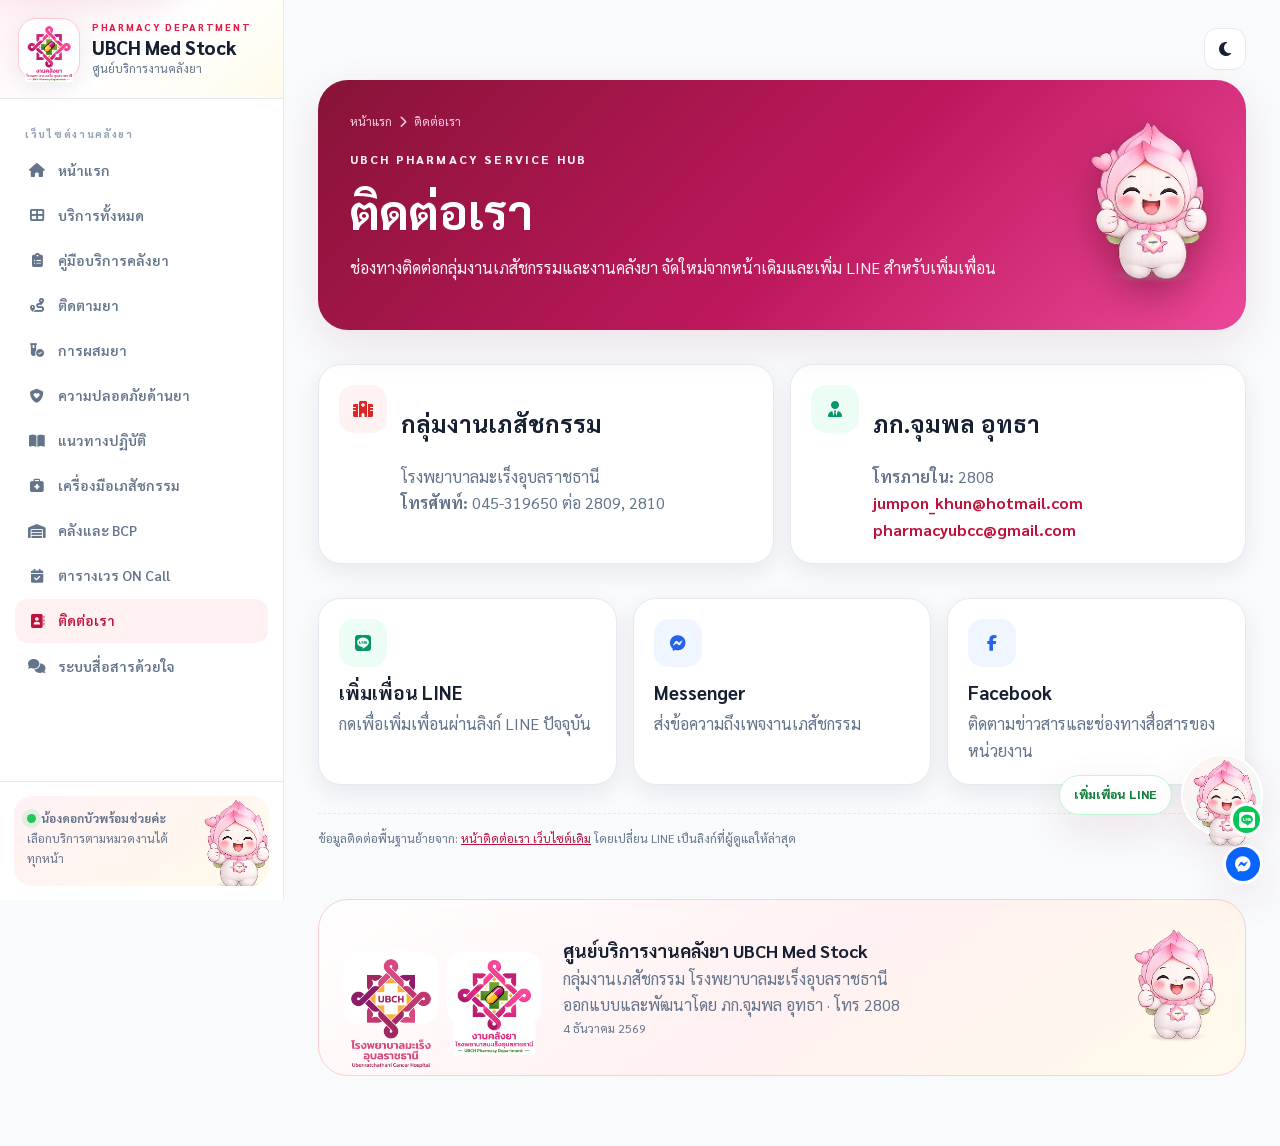
<file: contact.html>
<!DOCTYPE html><html lang="th"><head><meta charset="UTF-8"><meta name="viewport" content="width=device-width,initial-scale=1"><meta name="theme-color" content="#be185d"><meta name="description" content="ข้อมูลติดต่อกลุ่มงานเภสัชกรรมและงานคลังยา"><title>ติดต่อเรา | UBCH Med Stock</title><link rel="icon" href="assets/favicon.png"><link rel="preconnect" href="https://fonts.googleapis.com"><link rel="preconnect" href="https://fonts.gstatic.com" crossorigin><link href="https://fonts.googleapis.com/css2?family=Sarabun:wght@300;400;500;600;700;800&display=swap" rel="stylesheet"><link rel="stylesheet" href="https://cdnjs.cloudflare.com/ajax/libs/font-awesome/6.5.2/css/all.min.css"><link rel="stylesheet" href="assets/styles.css"></head><body><div class="shell">
<a class="skip-link" href="#main-content">ข้ามไปยังเนื้อหาหลัก</a>
<aside class="sidebar">
  <div class="side-brand"><div class="brand-row"><div class="brand-icon"><img src="assets/pharmacy-logo.png" alt="ตรางานคลังยา"></div><div><p class="eyebrow">Pharmacy Department</p><div class="brand-title">UBCH Med Stock</div><div class="brand-sub">ศูนย์บริการงานคลังยา</div></div></div></div>
  <nav class="side-nav" aria-label="เมนูหลัก"><div class="nav-label">เว็บไซต์งานคลังยา</div><div data-nav-desktop></div></nav>
  <div class="side-footer"><div class="mascot-mini"><p><span class="status-dot"></span><strong>น้องดอกบัวพร้อมช่วยค่ะ</strong><br>เลือกบริการตามหมวดงานได้ทุกหน้า</p><img src="assets/mascot.png" alt="น้องดอกบัว"></div></div>
</aside>
<header class="mobile-head"><div class="mobile-brand"><button class="icon-btn" data-open-drawer aria-label="เปิดเมนู"><i class="fa-solid fa-bars"></i></button><img src="assets/pharmacy-logo.png" alt="โลโก้งานคลังยา"><div><strong>UBCH Med Stock</strong><div class="brand-sub">ศูนย์บริการงานคลังยา</div></div></div><button class="icon-btn" data-theme aria-label="สลับโหมดสี"><i class="fa-solid fa-moon"></i></button></header>
<div id="drawer" class="mobile-drawer"><div class="drawer-mask" data-close-drawer></div><div class="drawer-panel"><div class="drawer-top"><div class="drawer-brand"><img src="assets/pharmacy-logo.png"><div><strong>UBCH Med Stock</strong><div class="brand-sub">เลือกหน้าที่ต้องการ</div></div></div><button class="icon-btn" data-close-drawer><i class="fa-solid fa-xmark"></i></button></div><nav data-nav-mobile></nav></div></div>
<div class="main"><div class="container"><div class="top-actions"><button class="icon-btn" data-theme aria-label="สลับโหมดสี"><i class="fa-solid fa-moon"></i></button></div><main id="main-content"><section class="page-hero"><div class="page-hero-grid"><div><div class="crumbs"><a href="index.html">หน้าแรก</a><i class="fa-solid fa-chevron-right"></i><span>ติดต่อเรา</span></div><p class="hero-kicker">UBCH Pharmacy Service Hub</p><h1>ติดต่อเรา</h1><p>ช่องทางติดต่อกลุ่มงานเภสัชกรรมและงานคลังยา จัดใหม่จากหน้าเดิมและเพิ่ม LINE สำหรับเพิ่มเพื่อน</p></div><img src="assets/mascot.png" alt="น้องดอกบัว"></div></section>
<section class="section"><div class="grid grid-2"><article class="card contact-card"><span class="icon-box red"><i class="fa-solid fa-hospital"></i></span><div><h2>กลุ่มงานเภสัชกรรม</h2><p>โรงพยาบาลมะเร็งอุบลราชธานี</p><p><strong>โทรศัพท์:</strong> 045-319650 ต่อ 2809, 2810</p></div></article><article class="card contact-card"><span class="icon-box green"><i class="fa-solid fa-user-tie"></i></span><div><h2>ภก.จุมพล อุทธา</h2><p><strong>โทรภายใน:</strong> 2808</p><p><a href="mailto:jumpon_khun@hotmail.com">jumpon_khun@hotmail.com</a></p><p><a href="mailto:pharmacyubcc@gmail.com">pharmacyubcc@gmail.com</a></p></div></article></div></section>
<section class="section"><div class="grid grid-3"><a class="card hover" target="_blank" rel="noopener" href="https://lin.ee/oKDQeVq"><span class="icon-box green"><i class="fa-brands fa-line"></i></span><h3>เพิ่มเพื่อน LINE</h3><p>กดเพื่อเพิ่มเพื่อนผ่านลิงก์ LINE ปัจจุบัน</p></a><a class="card hover" target="_blank" rel="noopener" href="https://m.me/pharmacyubcc"><span class="icon-box blue"><i class="fa-brands fa-facebook-messenger"></i></span><h3>Messenger</h3><p>ส่งข้อความถึงเพจงานเภสัชกรรม</p></a><a class="card hover" target="_blank" rel="noopener" href="https://www.facebook.com/pharmacyubcc"><span class="icon-box blue"><i class="fa-brands fa-facebook-f"></i></span><h3>Facebook</h3><p>ติดตามข่าวสารและช่องทางสื่อสารของหน่วยงาน</p></a></div></section>
<div class="source-note">ข้อมูลติดต่อพื้นฐานย้ายจาก: <a target="_blank" rel="noopener" href="https://sites.google.com/site/ubccmedstock/contact-your-intructor">หน้าติดต่อเรา เว็บไซต์เดิม</a> โดยเปลี่ยน LINE เป็นลิงก์ที่ผู้ดูแลให้ล่าสุด</div>
<footer class="footer"><div class="footer-grid"><div class="footer-logos"><div class="footer-logo"><img src="assets/hospital-logo.png" alt="โรงพยาบาลมะเร็งอุบลราชธานี"></div><div class="footer-logo"><img src="assets/pharmacy-logo.png" alt="งานคลังยา"></div></div><div><strong>ศูนย์บริการงานคลังยา UBCH Med Stock</strong><p>กลุ่มงานเภสัชกรรม โรงพยาบาลมะเร็งอุบลราชธานี</p><p>ออกแบบและพัฒนาโดย ภก.จุมพล อุทธา · โทร 2808</p><p class="meta" data-date></p></div><img class="footer-mascot" src="assets/mascot.png" alt="น้องดอกบัว"></div></footer>
<div class="floating-stack"><a class="float-contact" href="https://lin.ee/oKDQeVq" target="_blank" rel="noopener noreferrer" aria-label="เพิ่มเพื่อน LINE งานคลังยา"><span class="float-label">เพิ่มเพื่อน LINE</span><span class="float-mascot"><img src="assets/mascot.png" alt="น้องดอกบัว"><span class="float-badge"><i class="fa-brands fa-line"></i></span></span></a><a class="messenger-small" href="https://m.me/pharmacyubcc" target="_blank" rel="noopener noreferrer" aria-label="Messenger"><i class="fa-brands fa-facebook-messenger"></i></a></div>
</main></div></div><script src="assets/services-data.js"></script><script src="assets/app.js"></script></body></html>
</file>
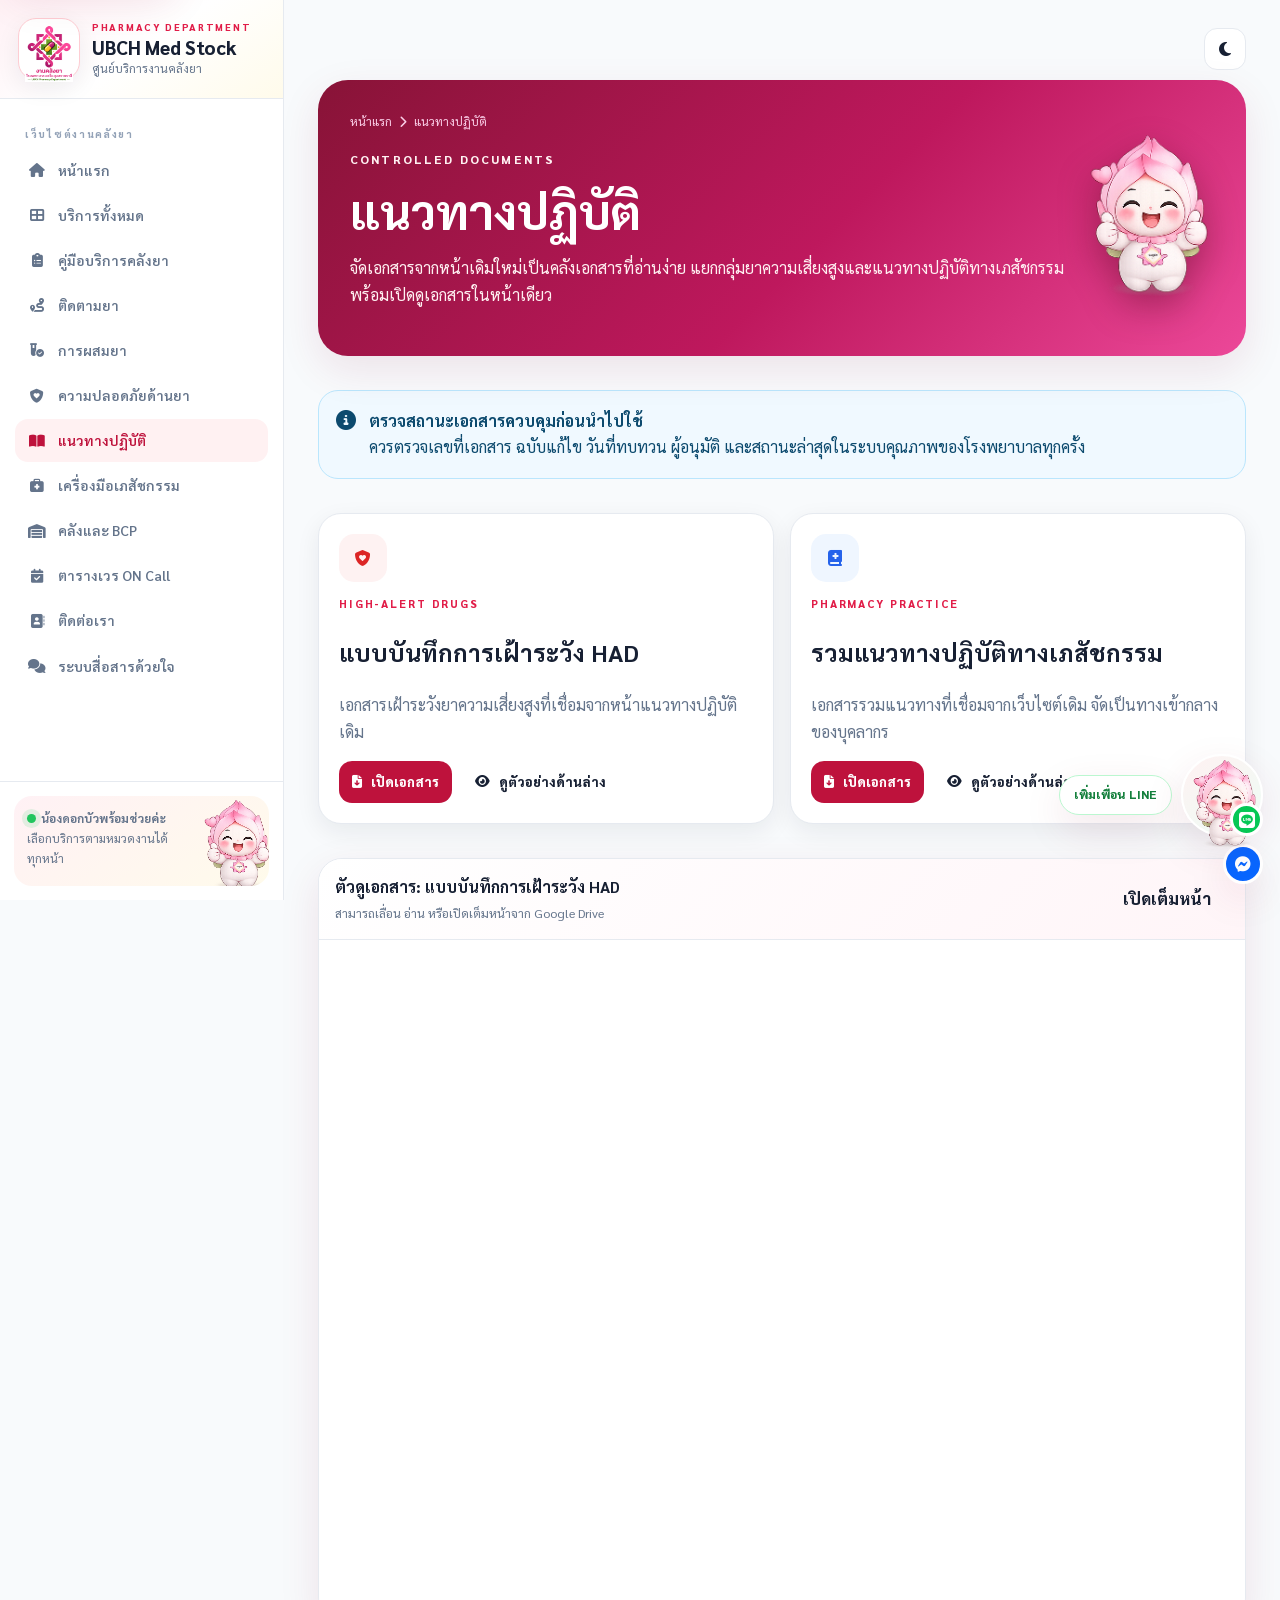
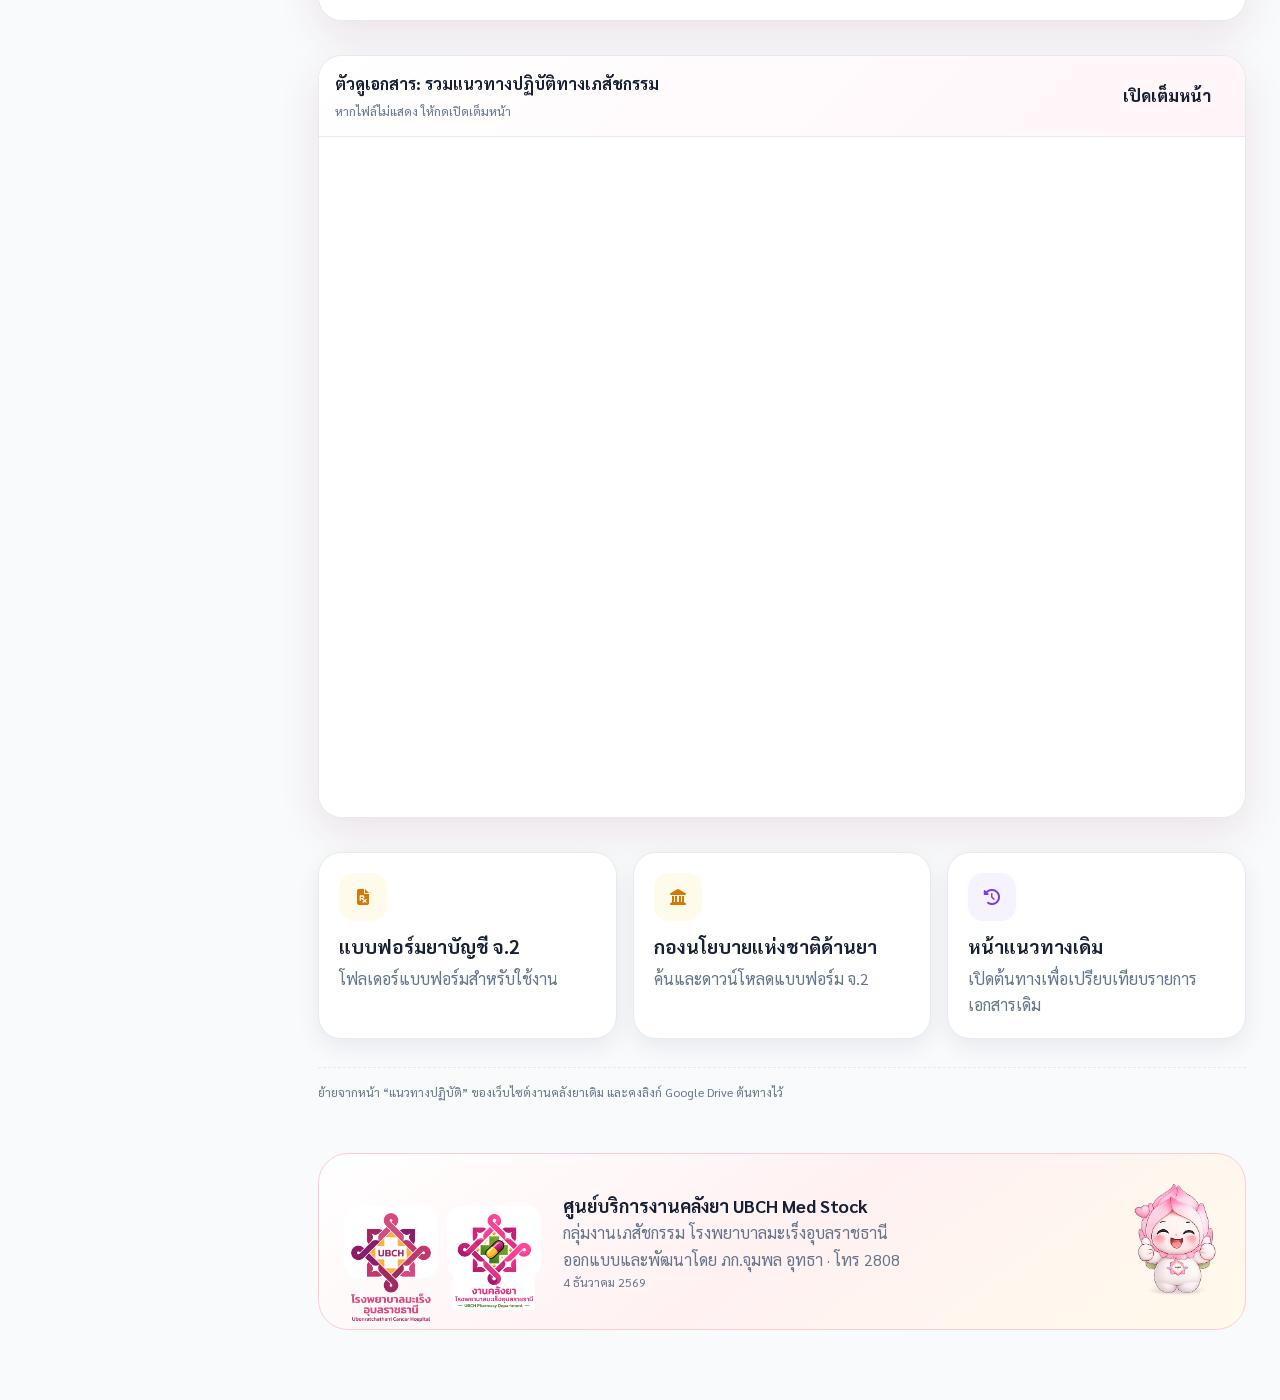
<file: guidelines.html>
<!DOCTYPE html><html lang="th"><head><meta charset="UTF-8"><meta name="viewport" content="width=device-width,initial-scale=1"><meta name="theme-color" content="#be185d"><meta name="description" content="คลังเอกสาร HAD และแนวทางปฏิบัติทางเภสัชกรรม"><title>แนวทางปฏิบัติ | UBCH Med Stock</title><link rel="icon" href="assets/favicon.png"><link rel="preconnect" href="https://fonts.googleapis.com"><link rel="preconnect" href="https://fonts.gstatic.com" crossorigin><link href="https://fonts.googleapis.com/css2?family=Sarabun:wght@300;400;500;600;700;800&display=swap" rel="stylesheet"><link rel="stylesheet" href="https://cdnjs.cloudflare.com/ajax/libs/font-awesome/6.5.2/css/all.min.css"><link rel="stylesheet" href="assets/styles.css"></head><body><div class="shell">
<a class="skip-link" href="#main-content">ข้ามไปยังเนื้อหาหลัก</a>
<aside class="sidebar">
  <div class="side-brand"><div class="brand-row"><div class="brand-icon"><img src="assets/pharmacy-logo.png" alt="ตรางานคลังยา"></div><div><p class="eyebrow">Pharmacy Department</p><div class="brand-title">UBCH Med Stock</div><div class="brand-sub">ศูนย์บริการงานคลังยา</div></div></div></div>
  <nav class="side-nav" aria-label="เมนูหลัก"><div class="nav-label">เว็บไซต์งานคลังยา</div><div data-nav-desktop></div></nav>
  <div class="side-footer"><div class="mascot-mini"><p><span class="status-dot"></span><strong>น้องดอกบัวพร้อมช่วยค่ะ</strong><br>เลือกบริการตามหมวดงานได้ทุกหน้า</p><img src="assets/mascot.png" alt="น้องดอกบัว"></div></div>
</aside>
<header class="mobile-head"><div class="mobile-brand"><button class="icon-btn" data-open-drawer aria-label="เปิดเมนู"><i class="fa-solid fa-bars"></i></button><img src="assets/pharmacy-logo.png" alt="โลโก้งานคลังยา"><div><strong>UBCH Med Stock</strong><div class="brand-sub">ศูนย์บริการงานคลังยา</div></div></div><button class="icon-btn" data-theme aria-label="สลับโหมดสี"><i class="fa-solid fa-moon"></i></button></header>
<div id="drawer" class="mobile-drawer"><div class="drawer-mask" data-close-drawer></div><div class="drawer-panel"><div class="drawer-top"><div class="drawer-brand"><img src="assets/pharmacy-logo.png"><div><strong>UBCH Med Stock</strong><div class="brand-sub">เลือกหน้าที่ต้องการ</div></div></div><button class="icon-btn" data-close-drawer><i class="fa-solid fa-xmark"></i></button></div><nav data-nav-mobile></nav></div></div>
<div class="main"><div class="container"><div class="top-actions"><button class="icon-btn" data-theme aria-label="สลับโหมดสี"><i class="fa-solid fa-moon"></i></button></div><main id="main-content">
<section class="page-hero"><div class="page-hero-grid"><div><div class="crumbs"><a href="index.html">หน้าแรก</a><i class="fa-solid fa-chevron-right"></i><span>แนวทางปฏิบัติ</span></div><p class="hero-kicker">Controlled documents</p><h1>แนวทางปฏิบัติ</h1><p>จัดเอกสารจากหน้าเดิมใหม่เป็นคลังเอกสารที่อ่านง่าย แยกกลุ่มยาความเสี่ยงสูงและแนวทางปฏิบัติทางเภสัชกรรม พร้อมเปิดดูเอกสารในหน้าเดียว</p></div><img src="assets/mascot.png" alt="น้องดอกบัว"></div></section>
<section class="section"><div class="notice info"><i class="fa-solid fa-circle-info"></i><div><strong>ตรวจสถานะเอกสารควบคุมก่อนนำไปใช้</strong><p>ควรตรวจเลขที่เอกสาร ฉบับแก้ไข วันที่ทบทวน ผู้อนุมัติ และสถานะล่าสุดในระบบคุณภาพของโรงพยาบาลทุกครั้ง</p></div></div></section>
<section class="section"><div class="grid grid-2"><article class="card"><span class="icon-box red"><i class="fa-solid fa-shield-heart"></i></span><div class="section-kicker">High-alert drugs</div><h2>แบบบันทึกการเฝ้าระวัง HAD</h2><p>เอกสารเฝ้าระวังยาความเสี่ยงสูงที่เชื่อมจากหน้าแนวทางปฏิบัติเดิม</p><div class="source-actions"><a class="btn btn-primary" target="_blank" rel="noopener" href="https://drive.google.com/file/d/1rygrdeVdJxliQ1XMekkWG8gWSUE5omgD/view?usp=drive_link"><i class="fa-solid fa-file-arrow-down"></i> เปิดเอกสาร</a><a class="btn btn-secondary" href="#had-preview"><i class="fa-solid fa-eye"></i> ดูตัวอย่างด้านล่าง</a></div></article><article class="card"><span class="icon-box blue"><i class="fa-solid fa-book-medical"></i></span><div class="section-kicker">Pharmacy practice</div><h2>รวมแนวทางปฏิบัติทางเภสัชกรรม</h2><p>เอกสารรวมแนวทางที่เชื่อมจากเว็บไซต์เดิม จัดเป็นทางเข้ากลางของบุคลากร</p><div class="source-actions"><a class="btn btn-primary" target="_blank" rel="noopener" href="https://drive.google.com/file/d/1C240MZcWSX-qHV9kefizyDbvtK3NYeIr/view?usp=drive_link"><i class="fa-solid fa-file-arrow-down"></i> เปิดเอกสาร</a><a class="btn btn-secondary" href="#practice-preview"><i class="fa-solid fa-eye"></i> ดูตัวอย่างด้านล่าง</a></div></article></div></section>
<section id="had-preview" class="section"><div class="embed-panel"><div class="embed-toolbar"><div><h3>ตัวดูเอกสาร: แบบบันทึกการเฝ้าระวัง HAD</h3><p>สามารถเลื่อน อ่าน หรือเปิดเต็มหน้าจาก Google Drive</p></div><a class="btn btn-secondary" target="_blank" rel="noopener" href="https://drive.google.com/file/d/1rygrdeVdJxliQ1XMekkWG8gWSUE5omgD/view?usp=drive_link">เปิดเต็มหน้า</a></div><iframe class="embed-frame" loading="lazy" title="แบบบันทึกการเฝ้าระวัง HAD" src="https://drive.google.com/file/d/1rygrdeVdJxliQ1XMekkWG8gWSUE5omgD/preview"></iframe></div></section>
<section id="practice-preview" class="section"><div class="embed-panel"><div class="embed-toolbar"><div><h3>ตัวดูเอกสาร: รวมแนวทางปฏิบัติทางเภสัชกรรม</h3><p>หากไฟล์ไม่แสดง ให้กดเปิดเต็มหน้า</p></div><a class="btn btn-secondary" target="_blank" rel="noopener" href="https://drive.google.com/file/d/1C240MZcWSX-qHV9kefizyDbvtK3NYeIr/view?usp=drive_link">เปิดเต็มหน้า</a></div><iframe class="embed-frame" loading="lazy" title="รวมแนวทางปฏิบัติทางเภสัชกรรม" src="https://drive.google.com/file/d/1C240MZcWSX-qHV9kefizyDbvtK3NYeIr/preview"></iframe></div></section>
<section class="section"><div class="grid grid-3"><a class="card hover" target="_blank" rel="noopener" href="https://drive.google.com/drive/folders/1BTie-K51-5jfBxsCwk-WOFx7DICq4_6j?usp=sharing"><span class="icon-box amber"><i class="fa-solid fa-file-prescription"></i></span><h3>แบบฟอร์มยาบัญชี จ.2</h3><p>โฟลเดอร์แบบฟอร์มสำหรับใช้งาน</p></a><a class="card hover" target="_blank" rel="noopener" href="https://jor2doc.jumpon-khun.workers.dev/"><span class="icon-box amber"><i class="fa-solid fa-landmark"></i></span><h3>กองนโยบายแห่งชาติด้านยา</h3><p>ค้นและดาวน์โหลดแบบฟอร์ม จ.2</p></a><a class="card hover" target="_blank" rel="noopener" href="https://sites.google.com/site/ubccmedstock/%E0%B9%81%E0%B8%99%E0%B8%A7%E0%B8%97%E0%B8%B2%E0%B8%87%E0%B8%9B%E0%B8%8F%E0%B8%9A%E0%B8%95"><span class="icon-box violet"><i class="fa-solid fa-clock-rotate-left"></i></span><h3>หน้าแนวทางเดิม</h3><p>เปิดต้นทางเพื่อเปรียบเทียบรายการเอกสารเดิม</p></a></div></section>
<div class="source-note">ย้ายจากหน้า “แนวทางปฏิบัติ” ของเว็บไซต์งานคลังยาเดิม และคงลิงก์ Google Drive ต้นทางไว้</div>
<footer class="footer"><div class="footer-grid"><div class="footer-logos"><div class="footer-logo"><img src="assets/hospital-logo.png" alt="โรงพยาบาลมะเร็งอุบลราชธานี"></div><div class="footer-logo"><img src="assets/pharmacy-logo.png" alt="งานคลังยา"></div></div><div><strong>ศูนย์บริการงานคลังยา UBCH Med Stock</strong><p>กลุ่มงานเภสัชกรรม โรงพยาบาลมะเร็งอุบลราชธานี</p><p>ออกแบบและพัฒนาโดย ภก.จุมพล อุทธา · โทร 2808</p><p class="meta" data-date></p></div><img class="footer-mascot" src="assets/mascot.png" alt="น้องดอกบัว"></div></footer>
<div class="floating-stack"><a class="float-contact" href="https://lin.ee/oKDQeVq" target="_blank" rel="noopener noreferrer" aria-label="เพิ่มเพื่อน LINE งานคลังยา"><span class="float-label">เพิ่มเพื่อน LINE</span><span class="float-mascot"><img src="assets/mascot.png" alt="น้องดอกบัว"><span class="float-badge"><i class="fa-brands fa-line"></i></span></span></a><a class="messenger-small" href="https://m.me/pharmacyubcc" target="_blank" rel="noopener noreferrer" aria-label="Messenger"><i class="fa-brands fa-facebook-messenger"></i></a></div>
</main></div></div><script src="assets/services-data.js"></script><script src="assets/app.js"></script></body></html>
</file>
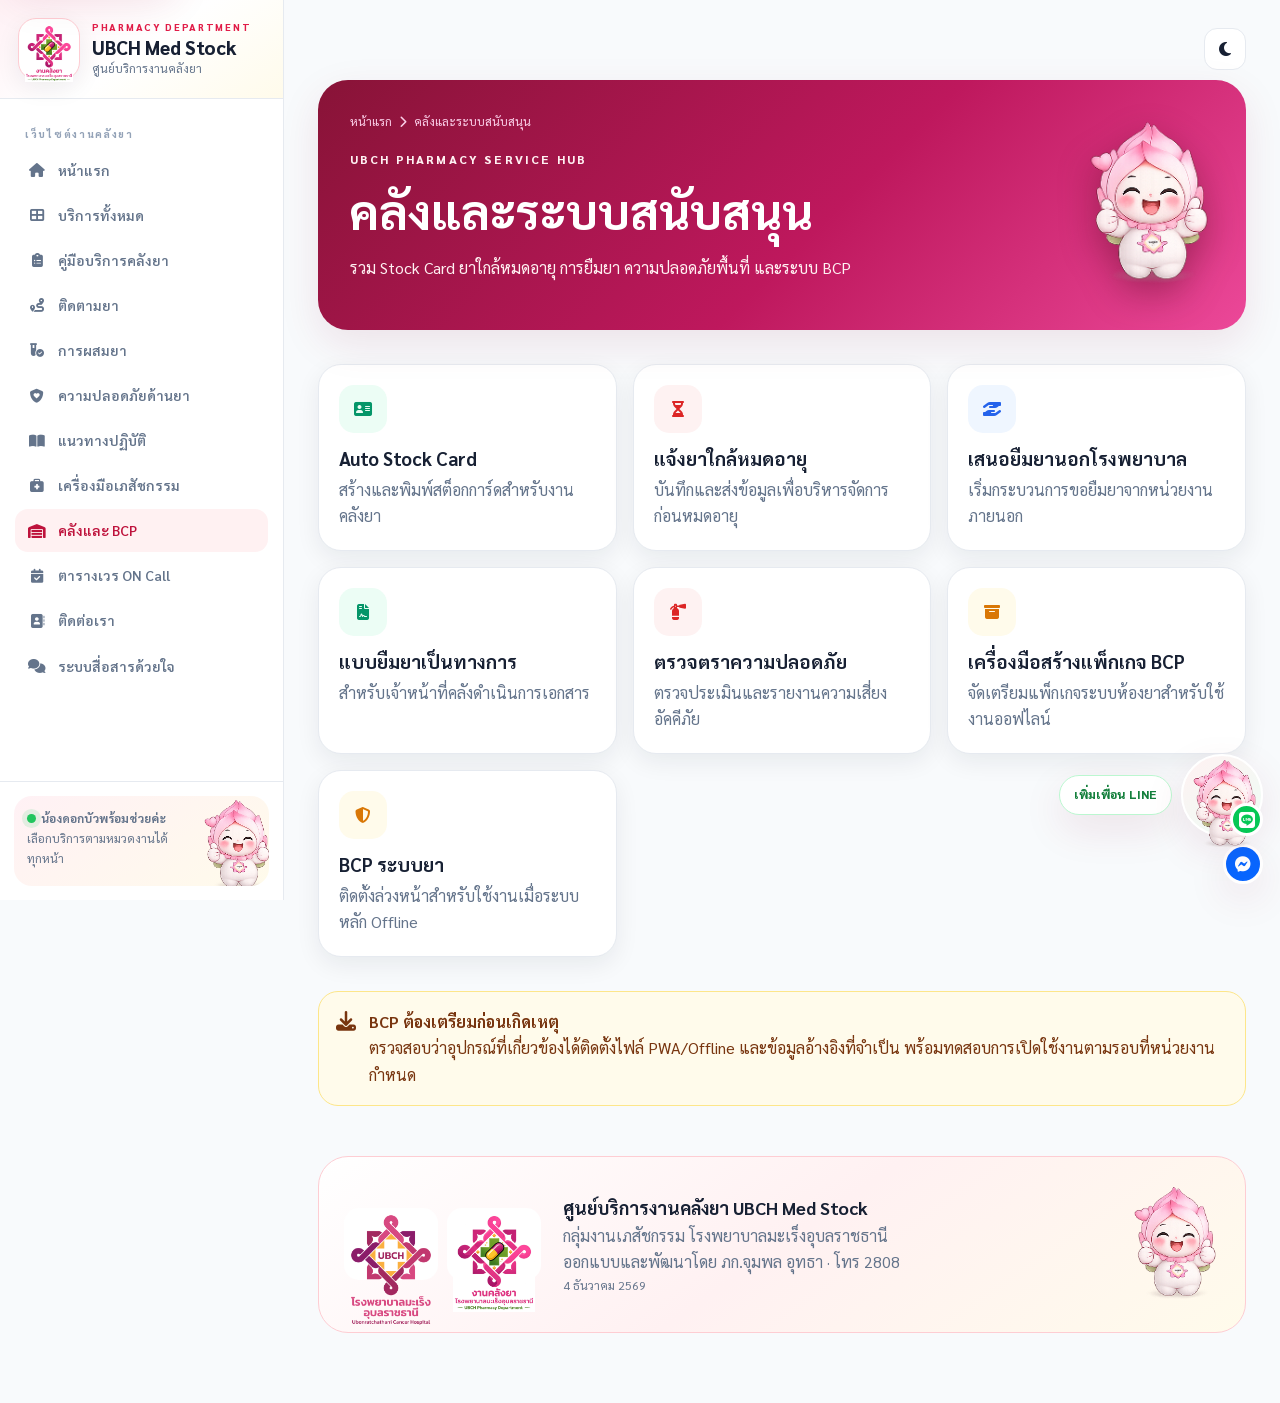
<file: inventory.html>
<!DOCTYPE html><html lang="th"><head><meta charset="UTF-8"><meta name="viewport" content="width=device-width,initial-scale=1"><meta name="theme-color" content="#be185d"><meta name="description" content="ระบบสนับสนุนการบริหารคลังยาและแผนความต่อเนื่อง"><title>คลังและ BCP | UBCH Med Stock</title><link rel="icon" href="assets/favicon.png"><link rel="preconnect" href="https://fonts.googleapis.com"><link rel="preconnect" href="https://fonts.gstatic.com" crossorigin><link href="https://fonts.googleapis.com/css2?family=Sarabun:wght@300;400;500;600;700;800&display=swap" rel="stylesheet"><link rel="stylesheet" href="https://cdnjs.cloudflare.com/ajax/libs/font-awesome/6.5.2/css/all.min.css"><link rel="stylesheet" href="assets/styles.css"></head><body><div class="shell">
<a class="skip-link" href="#main-content">ข้ามไปยังเนื้อหาหลัก</a>
<aside class="sidebar">
  <div class="side-brand"><div class="brand-row"><div class="brand-icon"><img src="assets/pharmacy-logo.png" alt="ตรางานคลังยา"></div><div><p class="eyebrow">Pharmacy Department</p><div class="brand-title">UBCH Med Stock</div><div class="brand-sub">ศูนย์บริการงานคลังยา</div></div></div></div>
  <nav class="side-nav" aria-label="เมนูหลัก"><div class="nav-label">เว็บไซต์งานคลังยา</div><div data-nav-desktop></div></nav>
  <div class="side-footer"><div class="mascot-mini"><p><span class="status-dot"></span><strong>น้องดอกบัวพร้อมช่วยค่ะ</strong><br>เลือกบริการตามหมวดงานได้ทุกหน้า</p><img src="assets/mascot.png" alt="น้องดอกบัว"></div></div>
</aside>
<header class="mobile-head"><div class="mobile-brand"><button class="icon-btn" data-open-drawer aria-label="เปิดเมนู"><i class="fa-solid fa-bars"></i></button><img src="assets/pharmacy-logo.png" alt="โลโก้งานคลังยา"><div><strong>UBCH Med Stock</strong><div class="brand-sub">ศูนย์บริการงานคลังยา</div></div></div><button class="icon-btn" data-theme aria-label="สลับโหมดสี"><i class="fa-solid fa-moon"></i></button></header>
<div id="drawer" class="mobile-drawer"><div class="drawer-mask" data-close-drawer></div><div class="drawer-panel"><div class="drawer-top"><div class="drawer-brand"><img src="assets/pharmacy-logo.png"><div><strong>UBCH Med Stock</strong><div class="brand-sub">เลือกหน้าที่ต้องการ</div></div></div><button class="icon-btn" data-close-drawer><i class="fa-solid fa-xmark"></i></button></div><nav data-nav-mobile></nav></div></div>
<div class="main"><div class="container"><div class="top-actions"><button class="icon-btn" data-theme aria-label="สลับโหมดสี"><i class="fa-solid fa-moon"></i></button></div><main id="main-content"><section class="page-hero"><div class="page-hero-grid"><div><div class="crumbs"><a href="index.html">หน้าแรก</a><i class="fa-solid fa-chevron-right"></i><span>คลังและระบบสนับสนุน</span></div><p class="hero-kicker">UBCH Pharmacy Service Hub</p><h1>คลังและระบบสนับสนุน</h1><p>รวม Stock Card ยาใกล้หมดอายุ การยืมยา ความปลอดภัยพื้นที่ และระบบ BCP</p></div><img src="assets/mascot.png" alt="น้องดอกบัว"></div></section>
<section class="section"><div class="grid grid-3"><a class="card hover" target="_blank" rel="noopener" href="https://jumpon097.github.io/autostockcard/"><span class="icon-box green"><i class="fa-solid fa-address-card"></i></span><h3>Auto Stock Card</h3><p>สร้างและพิมพ์สต็อกการ์ดสำหรับงานคลังยา</p></a><a class="card hover" target="_blank" rel="noopener" href="https://goo.gl/forms/Ptc6CAgru0"><span class="icon-box red"><i class="fa-solid fa-hourglass-half"></i></span><h3>แจ้งยาใกล้หมดอายุ</h3><p>บันทึกและส่งข้อมูลเพื่อบริหารจัดการก่อนหมดอายุ</p></a><a class="card hover" target="_blank" rel="noopener" href="https://goo.gl/forms/PUZ9gpRm1w"><span class="icon-box blue"><i class="fa-solid fa-hand-holding-hand"></i></span><h3>เสนอยืมยานอกโรงพยาบาล</h3><p>เริ่มกระบวนการขอยืมยาจากหน่วยงานภายนอก</p></a><a class="card hover" target="_blank" rel="noopener" href="https://goo.gl/forms/3FbNuGiODC"><span class="icon-box green"><i class="fa-solid fa-file-contract"></i></span><h3>แบบยืมยาเป็นทางการ</h3><p>สำหรับเจ้าหน้าที่คลังดำเนินการเอกสาร</p></a><a class="card hover" target="_blank" rel="noopener" href="https://jumpon097.github.io/FireUBCH/"><span class="icon-box red"><i class="fa-solid fa-fire-extinguisher"></i></span><h3>ตรวจตราความปลอดภัย</h3><p>ตรวจประเมินและรายงานความเสี่ยงอัคคีภัย</p></a><a class="card hover" href="bcp-compiler.html"><span class="icon-box amber"><i class="fa-solid fa-box-archive"></i></span><h3>เครื่องมือสร้างแพ็กเกจ BCP</h3><p>จัดเตรียมแพ็กเกจระบบห้องยาสำหรับใช้งานออฟไลน์</p></a><a class="card hover" target="_blank" rel="noopener" href="https://jumpon097.github.io/pharubchbcp/"><span class="icon-box amber"><i class="fa-solid fa-shield-halved"></i></span><h3>BCP ระบบยา</h3><p>ติดตั้งล่วงหน้าสำหรับใช้งานเมื่อระบบหลัก Offline</p></a></div></section>
<section class="section"><div class="notice"><i class="fa-solid fa-download"></i><div><strong>BCP ต้องเตรียมก่อนเกิดเหตุ</strong><p>ตรวจสอบว่าอุปกรณ์ที่เกี่ยวข้องได้ติดตั้งไฟล์ PWA/Offline และข้อมูลอ้างอิงที่จำเป็น พร้อมทดสอบการเปิดใช้งานตามรอบที่หน่วยงานกำหนด</p></div></div></section>
<footer class="footer"><div class="footer-grid"><div class="footer-logos"><div class="footer-logo"><img src="assets/hospital-logo.png" alt="โรงพยาบาลมะเร็งอุบลราชธานี"></div><div class="footer-logo"><img src="assets/pharmacy-logo.png" alt="งานคลังยา"></div></div><div><strong>ศูนย์บริการงานคลังยา UBCH Med Stock</strong><p>กลุ่มงานเภสัชกรรม โรงพยาบาลมะเร็งอุบลราชธานี</p><p>ออกแบบและพัฒนาโดย ภก.จุมพล อุทธา · โทร 2808</p><p class="meta" data-date></p></div><img class="footer-mascot" src="assets/mascot.png" alt="น้องดอกบัว"></div></footer>
<div class="floating-stack"><a class="float-contact" href="https://lin.ee/oKDQeVq" target="_blank" rel="noopener noreferrer" aria-label="เพิ่มเพื่อน LINE งานคลังยา"><span class="float-label">เพิ่มเพื่อน LINE</span><span class="float-mascot"><img src="assets/mascot.png" alt="น้องดอกบัว"><span class="float-badge"><i class="fa-brands fa-line"></i></span></span></a><a class="messenger-small" href="https://m.me/pharmacyubcc" target="_blank" rel="noopener noreferrer" aria-label="Messenger"><i class="fa-brands fa-facebook-messenger"></i></a></div>
</main></div></div><script src="assets/services-data.js"></script><script src="assets/app.js"></script></body></html>
</file>
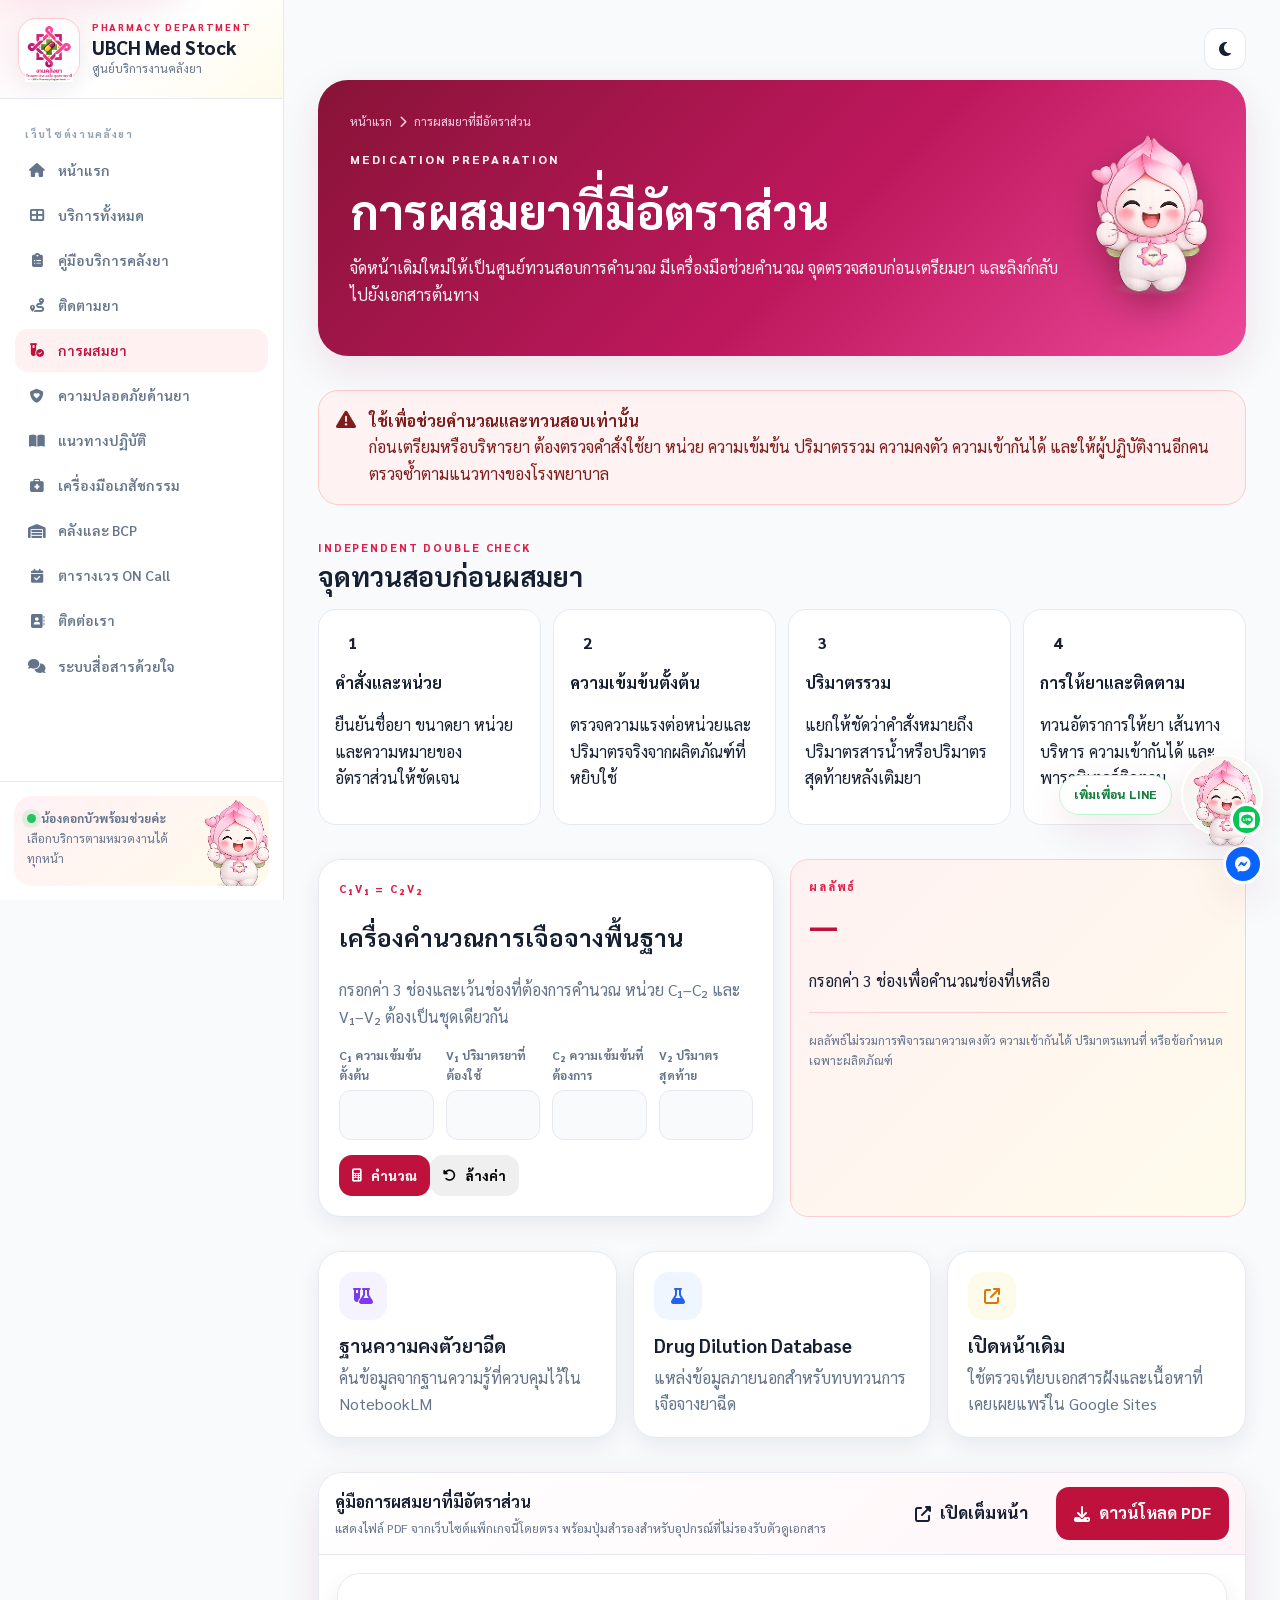
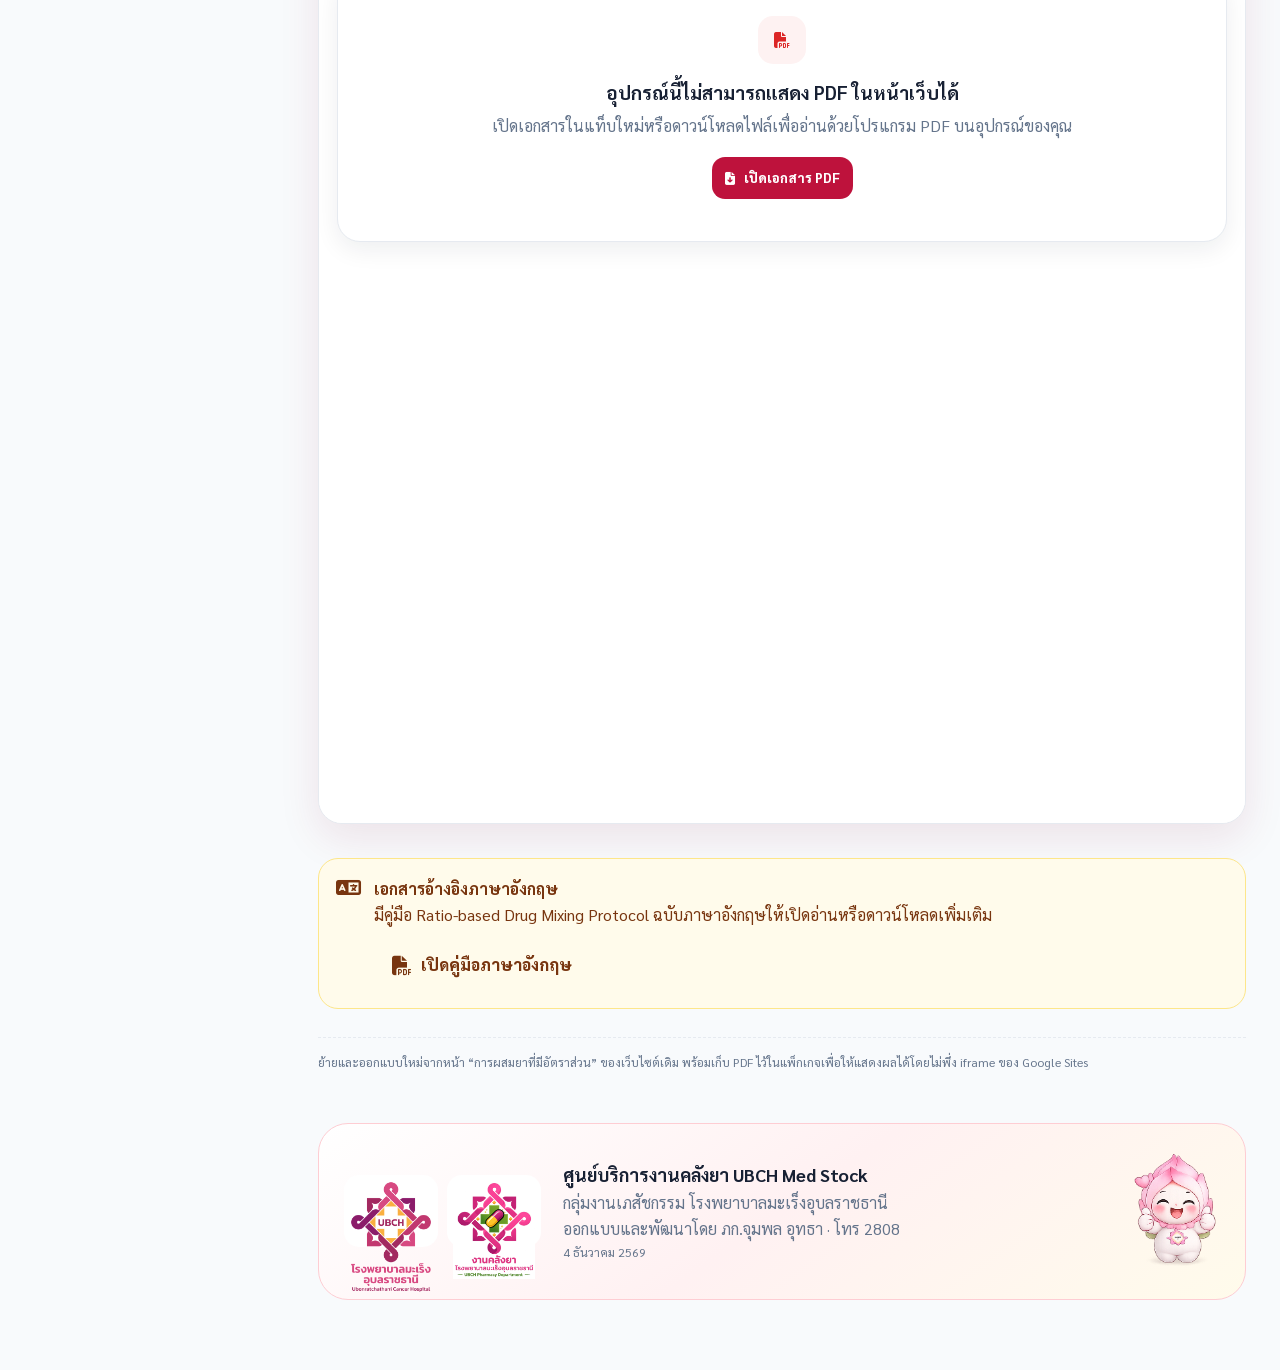
<file: mixing.html>
<!DOCTYPE html><html lang="th"><head><meta charset="UTF-8"><meta name="viewport" content="width=device-width,initial-scale=1"><meta name="theme-color" content="#be185d"><meta name="description" content="เครื่องมือคำนวณและจุดทวนสอบการผสมยาที่มีอัตราส่วน"><title>การผสมยาที่มีอัตราส่วน | UBCH Med Stock</title><link rel="icon" href="assets/favicon.png"><link rel="preconnect" href="https://fonts.googleapis.com"><link rel="preconnect" href="https://fonts.gstatic.com" crossorigin><link href="https://fonts.googleapis.com/css2?family=Sarabun:wght@300;400;500;600;700;800&display=swap" rel="stylesheet"><link rel="stylesheet" href="https://cdnjs.cloudflare.com/ajax/libs/font-awesome/6.5.2/css/all.min.css"><link rel="stylesheet" href="assets/styles.css"></head><body><div class="shell">
<a class="skip-link" href="#main-content">ข้ามไปยังเนื้อหาหลัก</a>
<aside class="sidebar">
  <div class="side-brand"><div class="brand-row"><div class="brand-icon"><img src="assets/pharmacy-logo.png" alt="ตรางานคลังยา"></div><div><p class="eyebrow">Pharmacy Department</p><div class="brand-title">UBCH Med Stock</div><div class="brand-sub">ศูนย์บริการงานคลังยา</div></div></div></div>
  <nav class="side-nav" aria-label="เมนูหลัก"><div class="nav-label">เว็บไซต์งานคลังยา</div><div data-nav-desktop></div></nav>
  <div class="side-footer"><div class="mascot-mini"><p><span class="status-dot"></span><strong>น้องดอกบัวพร้อมช่วยค่ะ</strong><br>เลือกบริการตามหมวดงานได้ทุกหน้า</p><img src="assets/mascot.png" alt="น้องดอกบัว"></div></div>
</aside>
<header class="mobile-head"><div class="mobile-brand"><button class="icon-btn" data-open-drawer aria-label="เปิดเมนู"><i class="fa-solid fa-bars"></i></button><img src="assets/pharmacy-logo.png" alt="โลโก้งานคลังยา"><div><strong>UBCH Med Stock</strong><div class="brand-sub">ศูนย์บริการงานคลังยา</div></div></div><button class="icon-btn" data-theme aria-label="สลับโหมดสี"><i class="fa-solid fa-moon"></i></button></header>
<div id="drawer" class="mobile-drawer"><div class="drawer-mask" data-close-drawer></div><div class="drawer-panel"><div class="drawer-top"><div class="drawer-brand"><img src="assets/pharmacy-logo.png"><div><strong>UBCH Med Stock</strong><div class="brand-sub">เลือกหน้าที่ต้องการ</div></div></div><button class="icon-btn" data-close-drawer><i class="fa-solid fa-xmark"></i></button></div><nav data-nav-mobile></nav></div></div>
<div class="main"><div class="container"><div class="top-actions"><button class="icon-btn" data-theme aria-label="สลับโหมดสี"><i class="fa-solid fa-moon"></i></button></div><main id="main-content">
<section class="page-hero"><div class="page-hero-grid"><div><div class="crumbs"><a href="index.html">หน้าแรก</a><i class="fa-solid fa-chevron-right"></i><span>การผสมยาที่มีอัตราส่วน</span></div><p class="hero-kicker">Medication preparation</p><h1>การผสมยาที่มีอัตราส่วน</h1><p>จัดหน้าเดิมใหม่ให้เป็นศูนย์ทวนสอบการคำนวณ มีเครื่องมือช่วยคำนวณ จุดตรวจสอบก่อนเตรียมยา และลิงก์กลับไปยังเอกสารต้นทาง</p></div><img src="assets/mascot.png" alt="น้องดอกบัว"></div></section>
<section class="section"><div class="notice danger"><i class="fa-solid fa-triangle-exclamation"></i><div><strong>ใช้เพื่อช่วยคำนวณและทวนสอบเท่านั้น</strong><p>ก่อนเตรียมหรือบริหารยา ต้องตรวจคำสั่งใช้ยา หน่วย ความเข้มข้น ปริมาตรรวม ความคงตัว ความเข้ากันได้ และให้ผู้ปฏิบัติงานอีกคนตรวจซ้ำตามแนวทางของโรงพยาบาล</p></div></div></section>
<section class="section"><div class="section-heading"><div><div class="section-kicker">Independent double check</div><h2>จุดทวนสอบก่อนผสมยา</h2></div></div><div class="check-grid"><article class="check-card"><span class="check-number">1</span><strong>คำสั่งและหน่วย</strong><p>ยืนยันชื่อยา ขนาดยา หน่วย และความหมายของอัตราส่วนให้ชัดเจน</p></article><article class="check-card"><span class="check-number">2</span><strong>ความเข้มข้นตั้งต้น</strong><p>ตรวจความแรงต่อหน่วยและปริมาตรจริงจากผลิตภัณฑ์ที่หยิบใช้</p></article><article class="check-card"><span class="check-number">3</span><strong>ปริมาตรรวม</strong><p>แยกให้ชัดว่าคำสั่งหมายถึงปริมาตรสารน้ำหรือปริมาตรสุดท้ายหลังเติมยา</p></article><article class="check-card"><span class="check-number">4</span><strong>การให้ยาและติดตาม</strong><p>ทวนอัตราการให้ยา เส้นทางบริหาร ความเข้ากันได้ และพารามิเตอร์ติดตาม</p></article></div></section>
<section class="section"><div class="grid grid-2"><article class="card"><div class="section-kicker">C₁V₁ = C₂V₂</div><h2>เครื่องคำนวณการเจือจางพื้นฐาน</h2><p>กรอกค่า 3 ช่องและเว้นช่องที่ต้องการคำนวณ หน่วย C₁–C₂ และ V₁–V₂ ต้องเป็นชุดเดียวกัน</p><div class="ratio-box" style="margin-top:16px"><div class="field"><label>C₁ ความเข้มข้นตั้งต้น</label><input id="c1" type="number" step="any" min="0"></div><div class="field"><label>V₁ ปริมาตรยาที่ต้องใช้</label><input id="v1" type="number" step="any" min="0"></div><div class="field"><label>C₂ ความเข้มข้นที่ต้องการ</label><input id="c2" type="number" step="any" min="0"></div><div class="field"><label>V₂ ปริมาตรสุดท้าย</label><input id="v2" type="number" step="any" min="0"></div></div><button class="btn btn-primary" style="margin-top:15px" onclick="calculateRatio()"><i class="fa-solid fa-calculator"></i> คำนวณ</button><button class="btn btn-secondary" style="margin-top:15px" onclick="['c1','v1','c2','v2'].forEach(id=>document.getElementById(id).value='');document.getElementById('ratio-result').textContent='—';document.getElementById('ratio-text').textContent='กรอกค่า 3 ช่องเพื่อคำนวณช่องที่เหลือ'"><i class="fa-solid fa-rotate-left"></i> ล้างค่า</button></article><article class="result-box"><div class="section-kicker">ผลลัพธ์</div><div id="ratio-result" class="result-value">—</div><p id="ratio-text">กรอกค่า 3 ช่องเพื่อคำนวณช่องที่เหลือ</p><hr style="border:0;border-top:1px solid #fecdd3;margin:18px 0"><p class="meta">ผลลัพธ์ไม่รวมการพิจารณาความคงตัว ความเข้ากันได้ ปริมาตรแทนที่ หรือข้อกำหนดเฉพาะผลิตภัณฑ์</p></article></div></section>
<section class="section"><div class="grid grid-3"><a class="card hover" target="_blank" rel="noopener" href="https://notebooklm.google.com/notebook/9c99eb86-4f20-49f9-b027-c39c1bfb20cf/preview"><span class="icon-box violet"><i class="fa-solid fa-flask-vial"></i></span><h3>ฐานความคงตัวยาฉีด</h3><p>ค้นข้อมูลจากฐานความรู้ที่ควบคุมไว้ใน NotebookLM</p></a><a class="card hover" target="_blank" rel="noopener" href="https://globalrph.com/dilution/"><span class="icon-box blue"><i class="fa-solid fa-flask"></i></span><h3>Drug Dilution Database</h3><p>แหล่งข้อมูลภายนอกสำหรับทบทวนการเจือจางยาฉีด</p></a><a class="card hover" target="_blank" rel="noopener" href="https://sites.google.com/site/ubccmedstock/%E0%B8%81%E0%B8%B2%E0%B8%A3%E0%B8%9C%E0%B8%AA%E0%B8%A1%E0%B8%A2%E0%B8%B2%E0%B8%97%E0%B8%A1%E0%B8%AD%E0%B8%95%E0%B8%A3%E0%B8%B2%E0%B8%AA%E0%B8%A7%E0%B8%99"><span class="icon-box amber"><i class="fa-solid fa-arrow-up-right-from-square"></i></span><h3>เปิดหน้าเดิม</h3><p>ใช้ตรวจเทียบเอกสารฝังและเนื้อหาที่เคยเผยแพร่ใน Google Sites</p></a></div></section>
<section class="section" id="mixing-pdf"><div class="embed-panel"><div class="embed-toolbar"><div><h3>คู่มือการผสมยาที่มีอัตราส่วน</h3><p>แสดงไฟล์ PDF จากเว็บไซต์แพ็กเกจนี้โดยตรง พร้อมปุ่มสำรองสำหรับอุปกรณ์ที่ไม่รองรับตัวดูเอกสาร</p></div><div style="display:flex;gap:10px;flex-wrap:wrap"><a class="btn btn-secondary" target="_blank" rel="noopener noreferrer" href="assets/mixing-ratio-guide.pdf"><i class="fa-solid fa-up-right-from-square"></i> เปิดเต็มหน้า</a><a class="btn btn-primary" download href="assets/mixing-ratio-guide.pdf"><i class="fa-solid fa-download"></i> ดาวน์โหลด PDF</a></div></div><object class="embed-frame" style="min-height:850px" data="assets/mixing-ratio-guide.pdf#view=FitH" type="application/pdf" aria-label="คู่มือการผสมยาที่มีอัตราส่วน"><div class="card" style="margin:18px;text-align:center;padding:42px 24px"><span class="icon-box red" style="margin-inline:auto"><i class="fa-solid fa-file-pdf"></i></span><h3 style="margin-top:16px">อุปกรณ์นี้ไม่สามารถแสดง PDF ในหน้าเว็บได้</h3><p style="max-width:680px;margin:8px auto 18px">เปิดเอกสารในแท็บใหม่หรือดาวน์โหลดไฟล์เพื่ออ่านด้วยโปรแกรม PDF บนอุปกรณ์ของคุณ</p><a class="btn btn-primary" target="_blank" rel="noopener noreferrer" href="assets/mixing-ratio-guide.pdf"><i class="fa-solid fa-file-arrow-down"></i> เปิดเอกสาร PDF</a></div></object></div></section>
<section class="section"><div class="notice"><i class="fa-solid fa-language"></i><div><strong>เอกสารอ้างอิงภาษาอังกฤษ</strong><p>มีคู่มือ Ratio-based Drug Mixing Protocol ฉบับภาษาอังกฤษให้เปิดอ่านหรือดาวน์โหลดเพิ่มเติม</p><p style="margin-top:10px"><a class="btn btn-secondary" target="_blank" rel="noopener noreferrer" href="assets/ratio-based-drug-mixing-protocol.pdf"><i class="fa-solid fa-file-pdf"></i> เปิดคู่มือภาษาอังกฤษ</a></p></div></div></section>
<div class="source-note">ย้ายและออกแบบใหม่จากหน้า “การผสมยาที่มีอัตราส่วน” ของเว็บไซต์เดิม พร้อมเก็บ PDF ไว้ในแพ็กเกจเพื่อให้แสดงผลได้โดยไม่พึ่ง iframe ของ Google Sites</div>
<footer class="footer"><div class="footer-grid"><div class="footer-logos"><div class="footer-logo"><img src="assets/hospital-logo.png" alt="โรงพยาบาลมะเร็งอุบลราชธานี"></div><div class="footer-logo"><img src="assets/pharmacy-logo.png" alt="งานคลังยา"></div></div><div><strong>ศูนย์บริการงานคลังยา UBCH Med Stock</strong><p>กลุ่มงานเภสัชกรรม โรงพยาบาลมะเร็งอุบลราชธานี</p><p>ออกแบบและพัฒนาโดย ภก.จุมพล อุทธา · โทร 2808</p><p class="meta" data-date></p></div><img class="footer-mascot" src="assets/mascot.png" alt="น้องดอกบัว"></div></footer>
<div class="floating-stack"><a class="float-contact" href="https://lin.ee/oKDQeVq" target="_blank" rel="noopener noreferrer" aria-label="เพิ่มเพื่อน LINE งานคลังยา"><span class="float-label">เพิ่มเพื่อน LINE</span><span class="float-mascot"><img src="assets/mascot.png" alt="น้องดอกบัว"><span class="float-badge"><i class="fa-brands fa-line"></i></span></span></a><a class="messenger-small" href="https://m.me/pharmacyubcc" target="_blank" rel="noopener noreferrer" aria-label="Messenger"><i class="fa-brands fa-facebook-messenger"></i></a></div>
</main></div></div><script src="assets/services-data.js"></script><script src="assets/app.js"></script></body></html>
</file>
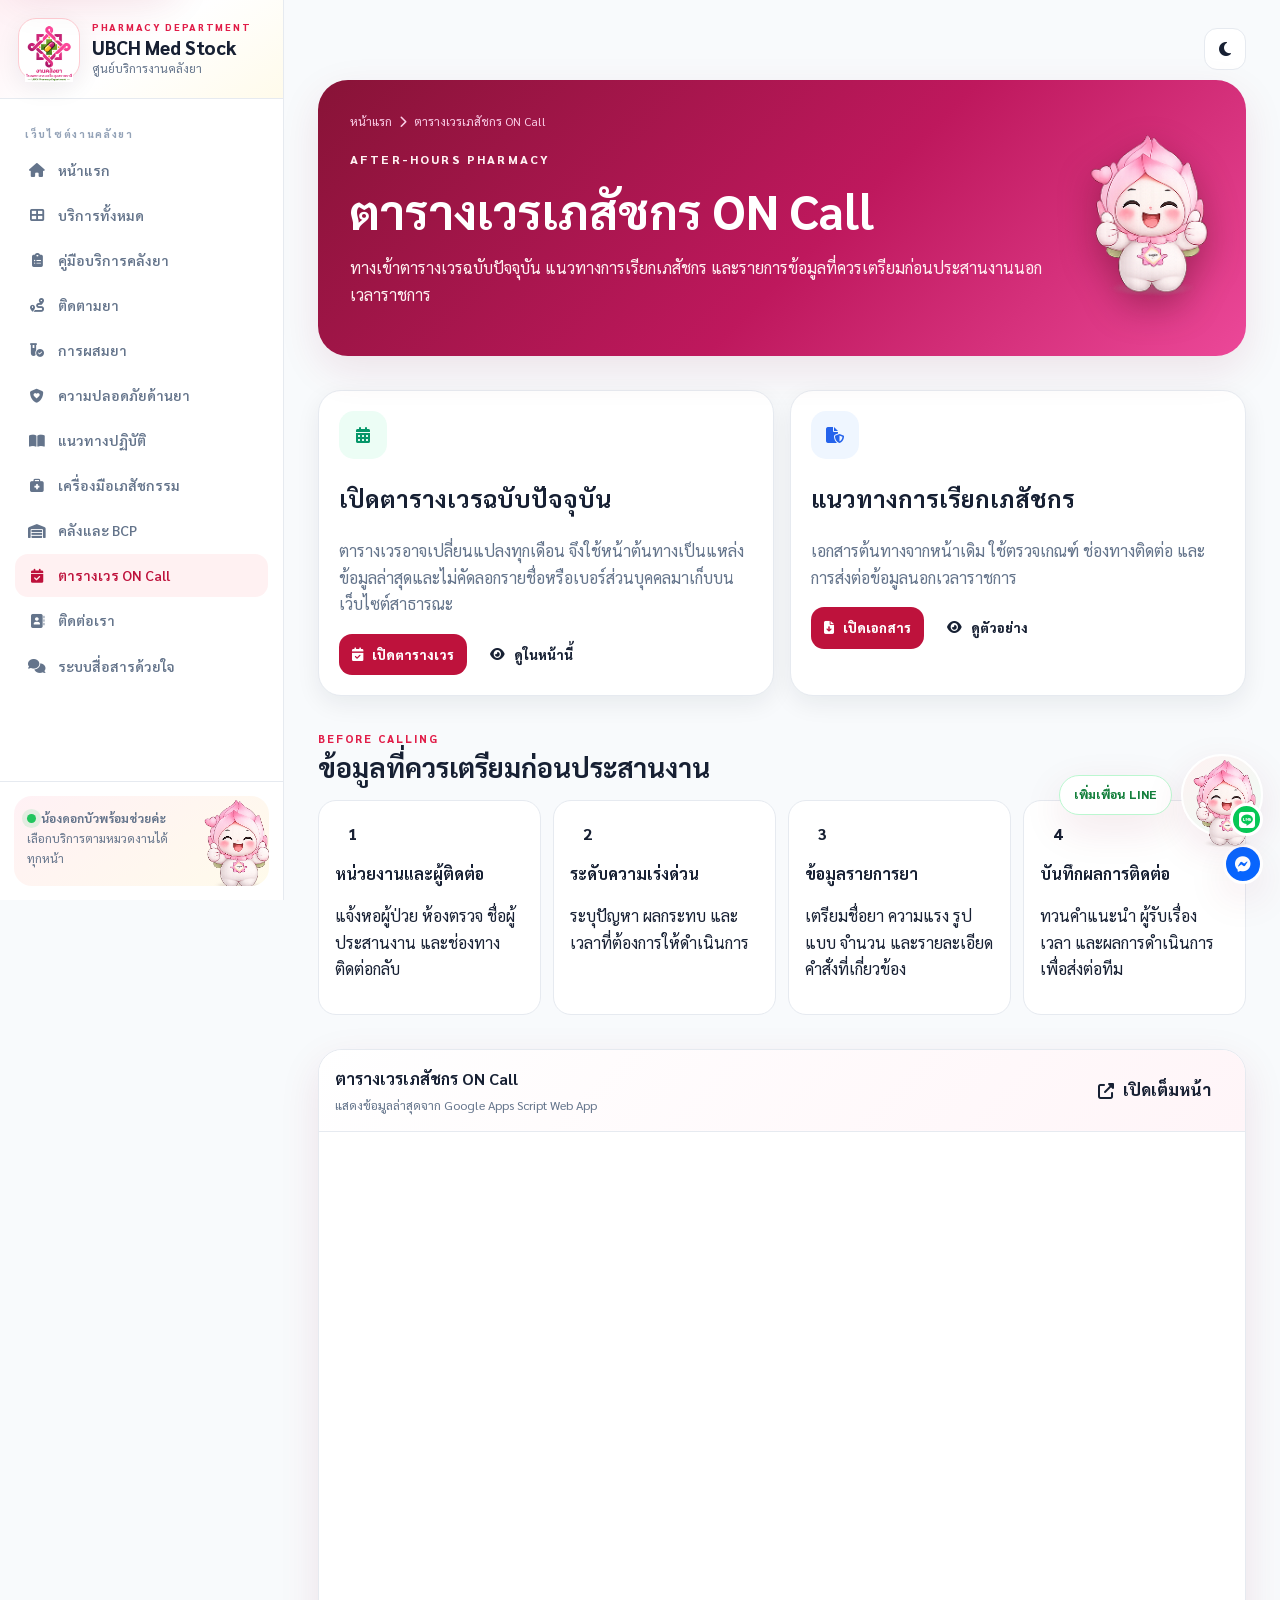
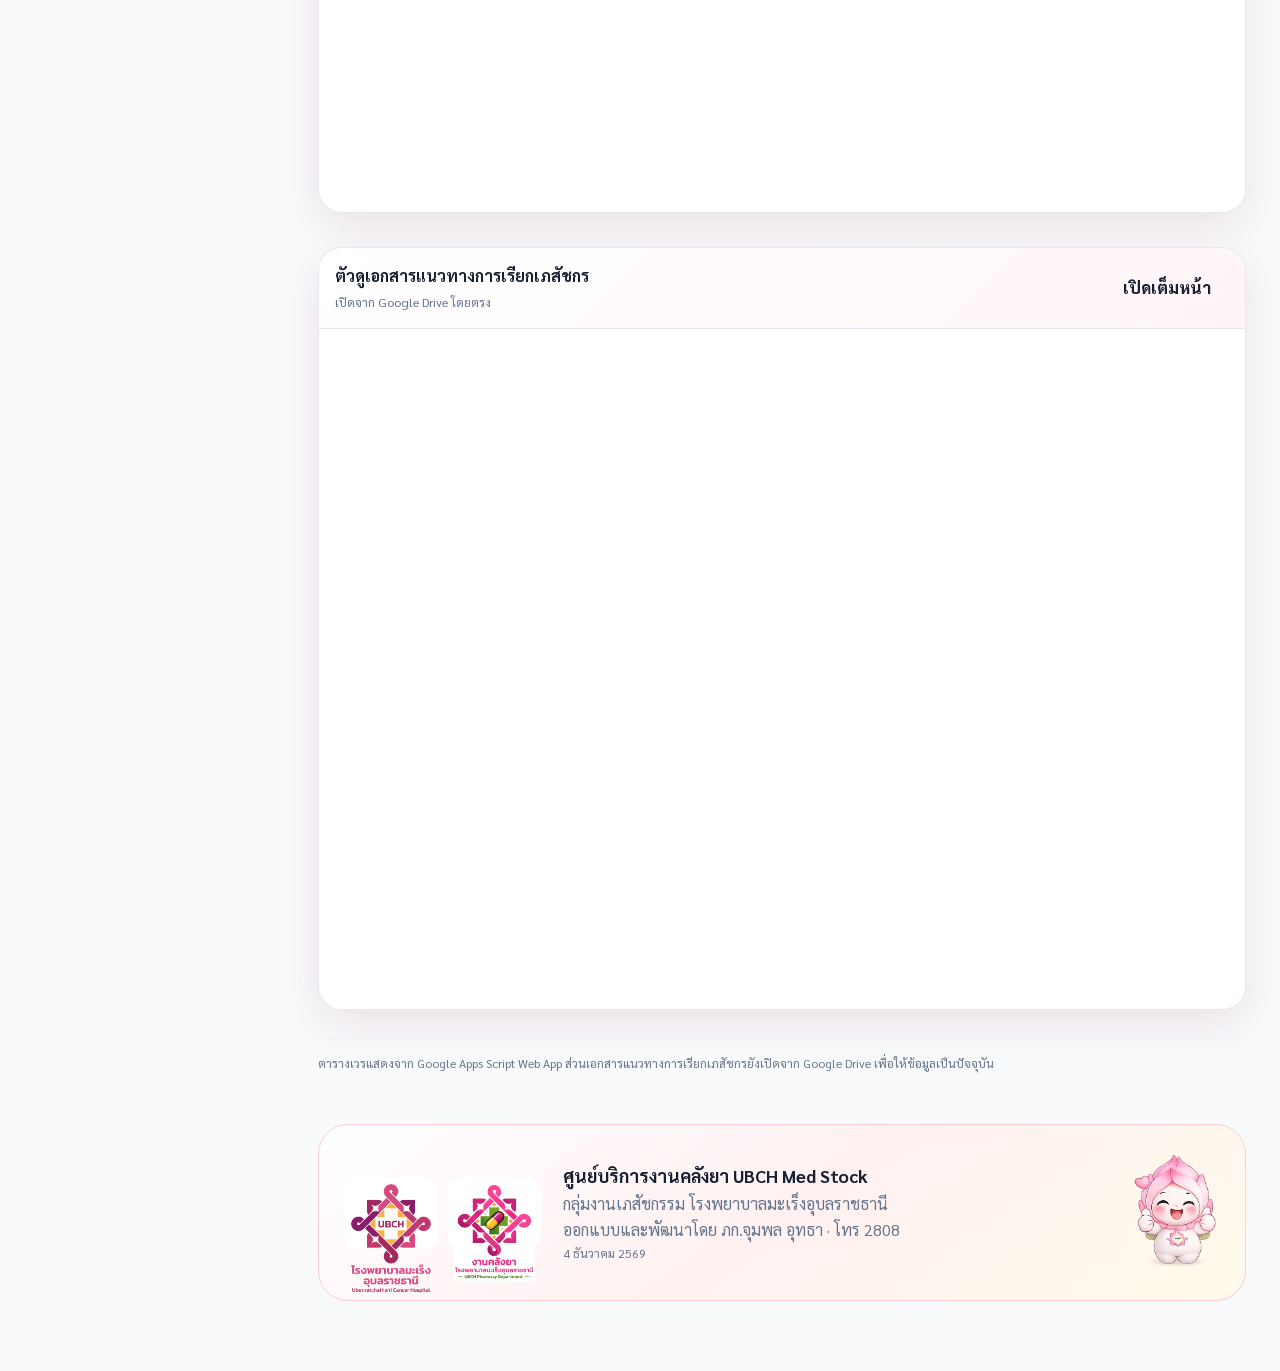
<file: oncall.html>
<!DOCTYPE html><html lang="th"><head><meta charset="UTF-8"><meta name="viewport" content="width=device-width,initial-scale=1"><meta name="theme-color" content="#be185d"><meta name="description" content="ตารางเวรเภสัชกรและแนวทางการเรียกนอกเวลาราชการ"><title>ตารางเวรเภสัชกร ON Call | UBCH Med Stock</title><link rel="icon" href="assets/favicon.png"><link rel="preconnect" href="https://fonts.googleapis.com"><link rel="preconnect" href="https://fonts.gstatic.com" crossorigin><link href="https://fonts.googleapis.com/css2?family=Sarabun:wght@300;400;500;600;700;800&display=swap" rel="stylesheet"><link rel="stylesheet" href="https://cdnjs.cloudflare.com/ajax/libs/font-awesome/6.5.2/css/all.min.css"><link rel="stylesheet" href="assets/styles.css"></head><body><div class="shell">
<a class="skip-link" href="#main-content">ข้ามไปยังเนื้อหาหลัก</a>
<aside class="sidebar">
  <div class="side-brand"><div class="brand-row"><div class="brand-icon"><img src="assets/pharmacy-logo.png" alt="ตรางานคลังยา"></div><div><p class="eyebrow">Pharmacy Department</p><div class="brand-title">UBCH Med Stock</div><div class="brand-sub">ศูนย์บริการงานคลังยา</div></div></div></div>
  <nav class="side-nav" aria-label="เมนูหลัก"><div class="nav-label">เว็บไซต์งานคลังยา</div><div data-nav-desktop></div></nav>
  <div class="side-footer"><div class="mascot-mini"><p><span class="status-dot"></span><strong>น้องดอกบัวพร้อมช่วยค่ะ</strong><br>เลือกบริการตามหมวดงานได้ทุกหน้า</p><img src="assets/mascot.png" alt="น้องดอกบัว"></div></div>
</aside>
<header class="mobile-head"><div class="mobile-brand"><button class="icon-btn" data-open-drawer aria-label="เปิดเมนู"><i class="fa-solid fa-bars"></i></button><img src="assets/pharmacy-logo.png" alt="โลโก้งานคลังยา"><div><strong>UBCH Med Stock</strong><div class="brand-sub">ศูนย์บริการงานคลังยา</div></div></div><button class="icon-btn" data-theme aria-label="สลับโหมดสี"><i class="fa-solid fa-moon"></i></button></header>
<div id="drawer" class="mobile-drawer"><div class="drawer-mask" data-close-drawer></div><div class="drawer-panel"><div class="drawer-top"><div class="drawer-brand"><img src="assets/pharmacy-logo.png"><div><strong>UBCH Med Stock</strong><div class="brand-sub">เลือกหน้าที่ต้องการ</div></div></div><button class="icon-btn" data-close-drawer><i class="fa-solid fa-xmark"></i></button></div><nav data-nav-mobile></nav></div></div>
<div class="main"><div class="container"><div class="top-actions"><button class="icon-btn" data-theme aria-label="สลับโหมดสี"><i class="fa-solid fa-moon"></i></button></div><main id="main-content">
<section class="page-hero"><div class="page-hero-grid"><div><div class="crumbs"><a href="index.html">หน้าแรก</a><i class="fa-solid fa-chevron-right"></i><span>ตารางเวรเภสัชกร ON Call</span></div><p class="hero-kicker">After-hours pharmacy</p><h1>ตารางเวรเภสัชกร ON Call</h1><p>ทางเข้าตารางเวรฉบับปัจจุบัน แนวทางการเรียกเภสัชกร และรายการข้อมูลที่ควรเตรียมก่อนประสานงานนอกเวลาราชการ</p></div><img src="assets/mascot.png" alt="น้องดอกบัว"></div></section>
<section class="section"><div class="grid grid-2"><article class="card"><span class="icon-box green"><i class="fa-solid fa-calendar-days"></i></span><h2>เปิดตารางเวรฉบับปัจจุบัน</h2><p>ตารางเวรอาจเปลี่ยนแปลงทุกเดือน จึงใช้หน้าต้นทางเป็นแหล่งข้อมูลล่าสุดและไม่คัดลอกรายชื่อหรือเบอร์ส่วนบุคคลมาเก็บบนเว็บไซต์สาธารณะ</p><div class="source-actions"><a class="btn btn-primary" target="_blank" rel="noopener" href="https://script.google.com/macros/s/AKfycbw6gWfOFNjt2pUqyoh6pDaNd5rgovViozP39PVEUim1tW8qQtFSj9YrYLaLOOt2MBcq/exec"><i class="fa-solid fa-calendar-check"></i> เปิดตารางเวร</a><a class="btn btn-secondary" href="#schedule-preview"><i class="fa-solid fa-eye"></i> ดูในหน้านี้</a></div></article><article class="card"><span class="icon-box blue"><i class="fa-solid fa-file-shield"></i></span><h2>แนวทางการเรียกเภสัชกร</h2><p>เอกสารต้นทางจากหน้าเดิม ใช้ตรวจเกณฑ์ ช่องทางติดต่อ และการส่งต่อข้อมูลนอกเวลาราชการ</p><div class="source-actions"><a class="btn btn-primary" target="_blank" rel="noopener" href="https://drive.google.com/file/d/1l1Q3sZkZBJSgAebLNRGQVz0cI4gJ-f4L/view?usp=sharing"><i class="fa-solid fa-file-arrow-down"></i> เปิดเอกสาร</a><a class="btn btn-secondary" href="#guide-preview"><i class="fa-solid fa-eye"></i> ดูตัวอย่าง</a></div></article></div></section>
<section class="section"><div class="section-heading"><div><div class="section-kicker">Before calling</div><h2>ข้อมูลที่ควรเตรียมก่อนประสานงาน</h2></div></div><div class="check-grid"><article class="check-card"><span class="check-number">1</span><strong>หน่วยงานและผู้ติดต่อ</strong><p>แจ้งหอผู้ป่วย ห้องตรวจ ชื่อผู้ประสานงาน และช่องทางติดต่อกลับ</p></article><article class="check-card"><span class="check-number">2</span><strong>ระดับความเร่งด่วน</strong><p>ระบุปัญหา ผลกระทบ และเวลาที่ต้องการให้ดำเนินการ</p></article><article class="check-card"><span class="check-number">3</span><strong>ข้อมูลรายการยา</strong><p>เตรียมชื่อยา ความแรง รูปแบบ จำนวน และรายละเอียดคำสั่งที่เกี่ยวข้อง</p></article><article class="check-card"><span class="check-number">4</span><strong>บันทึกผลการติดต่อ</strong><p>ทวนคำแนะนำ ผู้รับเรื่อง เวลา และผลการดำเนินการเพื่อส่งต่อทีม</p></article></div></section>
<section id="schedule-preview" class="section">
  <div class="embed-panel">
    <div class="embed-toolbar">
      <div>
        <h3>ตารางเวรเภสัชกร ON Call</h3>
        <p>แสดงข้อมูลล่าสุดจาก Google Apps Script Web App</p>
      </div>
      <a class="btn btn-secondary" target="_blank" rel="noopener noreferrer" href="https://script.google.com/macros/s/AKfycbw6gWfOFNjt2pUqyoh6pDaNd5rgovViozP39PVEUim1tW8qQtFSj9YrYLaLOOt2MBcq/exec">
        <i class="fa-solid fa-up-right-from-square"></i> เปิดเต็มหน้า
      </a>
    </div>
    <iframe
      class="embed-frame"
      loading="lazy"
      title="ตารางเวรเภสัชกร ON Call"
      src="https://script.google.com/macros/s/AKfycbw6gWfOFNjt2pUqyoh6pDaNd5rgovViozP39PVEUim1tW8qQtFSj9YrYLaLOOt2MBcq/exec"
      allow="clipboard-read; clipboard-write"
      referrerpolicy="strict-origin-when-cross-origin">
    </iframe>
    <noscript>
      <div class="card" style="margin:18px; text-align:center; padding:32px 20px;">
        <p>เบราว์เซอร์ปิด JavaScript กรุณาเปิดตารางเวรในหน้าใหม่</p>
        <a class="btn btn-primary" target="_blank" rel="noopener noreferrer" href="https://script.google.com/macros/s/AKfycbw6gWfOFNjt2pUqyoh6pDaNd5rgovViozP39PVEUim1tW8qQtFSj9YrYLaLOOt2MBcq/exec">เปิดตารางเวร</a>
      </div>
    </noscript>
  </div>
</section>
<section id="guide-preview" class="section"><div class="embed-panel"><div class="embed-toolbar"><div><h3>ตัวดูเอกสารแนวทางการเรียกเภสัชกร</h3><p>เปิดจาก Google Drive โดยตรง</p></div><a class="btn btn-secondary" target="_blank" rel="noopener" href="https://drive.google.com/file/d/1l1Q3sZkZBJSgAebLNRGQVz0cI4gJ-f4L/view?usp=sharing">เปิดเต็มหน้า</a></div><iframe class="embed-frame" loading="lazy" title="แนวทางการเรียกเภสัชกร" src="https://drive.google.com/file/d/1l1Q3sZkZBJSgAebLNRGQVz0cI4gJ-f4L/preview"></iframe></div></section>
<div class="source-note">ตารางเวรแสดงจาก Google Apps Script Web App ส่วนเอกสารแนวทางการเรียกเภสัชกรยังเปิดจาก Google Drive เพื่อให้ข้อมูลเป็นปัจจุบัน</div>
<footer class="footer"><div class="footer-grid"><div class="footer-logos"><div class="footer-logo"><img src="assets/hospital-logo.png" alt="โรงพยาบาลมะเร็งอุบลราชธานี"></div><div class="footer-logo"><img src="assets/pharmacy-logo.png" alt="งานคลังยา"></div></div><div><strong>ศูนย์บริการงานคลังยา UBCH Med Stock</strong><p>กลุ่มงานเภสัชกรรม โรงพยาบาลมะเร็งอุบลราชธานี</p><p>ออกแบบและพัฒนาโดย ภก.จุมพล อุทธา · โทร 2808</p><p class="meta" data-date></p></div><img class="footer-mascot" src="assets/mascot.png" alt="น้องดอกบัว"></div></footer>
<div class="floating-stack"><a class="float-contact" href="https://lin.ee/oKDQeVq" target="_blank" rel="noopener noreferrer" aria-label="เพิ่มเพื่อน LINE งานคลังยา"><span class="float-label">เพิ่มเพื่อน LINE</span><span class="float-mascot"><img src="assets/mascot.png" alt="น้องดอกบัว"><span class="float-badge"><i class="fa-brands fa-line"></i></span></span></a><a class="messenger-small" href="https://m.me/pharmacyubcc" target="_blank" rel="noopener noreferrer" aria-label="Messenger"><i class="fa-brands fa-facebook-messenger"></i></a></div>
</main></div></div><script src="assets/services-data.js"></script><script src="assets/app.js"></script></body></html>
</file>
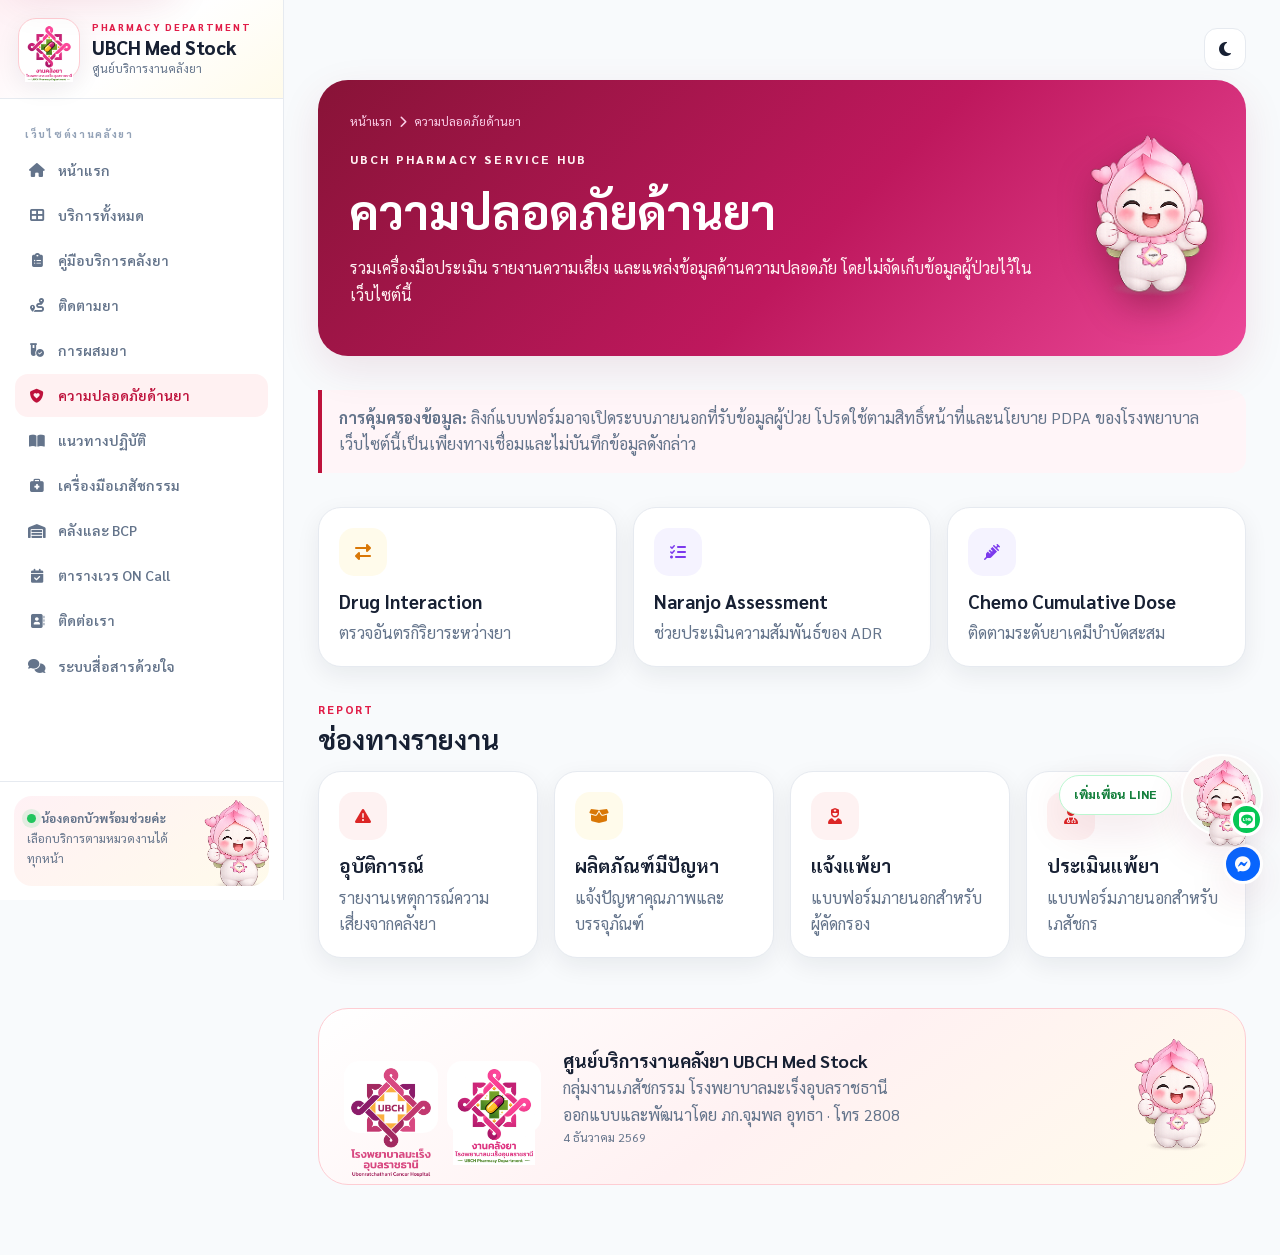
<file: safety.html>
<!DOCTYPE html><html lang="th"><head><meta charset="UTF-8"><meta name="viewport" content="width=device-width,initial-scale=1"><meta name="theme-color" content="#be185d"><meta name="description" content="เครื่องมือและระบบรายงานความปลอดภัยด้านยา"><title>ความปลอดภัยด้านยา | UBCH Med Stock</title><link rel="icon" href="assets/favicon.png"><link rel="preconnect" href="https://fonts.googleapis.com"><link rel="preconnect" href="https://fonts.gstatic.com" crossorigin><link href="https://fonts.googleapis.com/css2?family=Sarabun:wght@300;400;500;600;700;800&display=swap" rel="stylesheet"><link rel="stylesheet" href="https://cdnjs.cloudflare.com/ajax/libs/font-awesome/6.5.2/css/all.min.css"><link rel="stylesheet" href="assets/styles.css"></head><body><div class="shell">
<a class="skip-link" href="#main-content">ข้ามไปยังเนื้อหาหลัก</a>
<aside class="sidebar">
  <div class="side-brand"><div class="brand-row"><div class="brand-icon"><img src="assets/pharmacy-logo.png" alt="ตรางานคลังยา"></div><div><p class="eyebrow">Pharmacy Department</p><div class="brand-title">UBCH Med Stock</div><div class="brand-sub">ศูนย์บริการงานคลังยา</div></div></div></div>
  <nav class="side-nav" aria-label="เมนูหลัก"><div class="nav-label">เว็บไซต์งานคลังยา</div><div data-nav-desktop></div></nav>
  <div class="side-footer"><div class="mascot-mini"><p><span class="status-dot"></span><strong>น้องดอกบัวพร้อมช่วยค่ะ</strong><br>เลือกบริการตามหมวดงานได้ทุกหน้า</p><img src="assets/mascot.png" alt="น้องดอกบัว"></div></div>
</aside>
<header class="mobile-head"><div class="mobile-brand"><button class="icon-btn" data-open-drawer aria-label="เปิดเมนู"><i class="fa-solid fa-bars"></i></button><img src="assets/pharmacy-logo.png" alt="โลโก้งานคลังยา"><div><strong>UBCH Med Stock</strong><div class="brand-sub">ศูนย์บริการงานคลังยา</div></div></div><button class="icon-btn" data-theme aria-label="สลับโหมดสี"><i class="fa-solid fa-moon"></i></button></header>
<div id="drawer" class="mobile-drawer"><div class="drawer-mask" data-close-drawer></div><div class="drawer-panel"><div class="drawer-top"><div class="drawer-brand"><img src="assets/pharmacy-logo.png"><div><strong>UBCH Med Stock</strong><div class="brand-sub">เลือกหน้าที่ต้องการ</div></div></div><button class="icon-btn" data-close-drawer><i class="fa-solid fa-xmark"></i></button></div><nav data-nav-mobile></nav></div></div>
<div class="main"><div class="container"><div class="top-actions"><button class="icon-btn" data-theme aria-label="สลับโหมดสี"><i class="fa-solid fa-moon"></i></button></div><main id="main-content"><section class="page-hero"><div class="page-hero-grid"><div><div class="crumbs"><a href="index.html">หน้าแรก</a><i class="fa-solid fa-chevron-right"></i><span>ความปลอดภัยด้านยา</span></div><p class="hero-kicker">UBCH Pharmacy Service Hub</p><h1>ความปลอดภัยด้านยา</h1><p>รวมเครื่องมือประเมิน รายงานความเสี่ยง และแหล่งข้อมูลด้านความปลอดภัย โดยไม่จัดเก็บข้อมูลผู้ป่วยไว้ในเว็บไซต์นี้</p></div><img src="assets/mascot.png" alt="น้องดอกบัว"></div></section>
<section class="section"><div class="privacy-note"><strong>การคุ้มครองข้อมูล:</strong> ลิงก์แบบฟอร์มอาจเปิดระบบภายนอกที่รับข้อมูลผู้ป่วย โปรดใช้ตามสิทธิ์หน้าที่และนโยบาย PDPA ของโรงพยาบาล เว็บไซต์นี้เป็นเพียงทางเชื่อมและไม่บันทึกข้อมูลดังกล่าว</div></section>
<section class="section"><div class="grid grid-3"><a class="card hover" target="_blank" rel="noopener" href="https://ddinter.scbdd.com/inter-checker/"><span class="icon-box amber"><i class="fa-solid fa-right-left"></i></span><h3>Drug Interaction</h3><p>ตรวจอันตรกิริยาระหว่างยา</p></a><a class="card hover" target="_blank" rel="noopener" href="https://jumpon097.github.io/naranjo/"><span class="icon-box violet"><i class="fa-solid fa-list-check"></i></span><h3>Naranjo Assessment</h3><p>ช่วยประเมินความสัมพันธ์ของ ADR</p></a><a class="card hover" target="_blank" rel="noopener" href="https://lookerstudio.google.com/embed/reporting/0b6752c5-97b8-4837-8588-622235774bfa/page/p_gug25198ed"><span class="icon-box violet"><i class="fa-solid fa-syringe"></i></span><h3>Chemo Cumulative Dose</h3><p>ติดตามระดับยาเคมีบำบัดสะสม</p></a></div></section>
<section class="section"><div class="section-heading"><div><div class="section-kicker">Report</div><h2>ช่องทางรายงาน</h2></div></div><div class="grid grid-4"><a class="card hover" target="_blank" rel="noopener" href="https://goo.gl/forms/TqolkYwaBC"><span class="icon-box red"><i class="fa-solid fa-triangle-exclamation"></i></span><h3>อุบัติการณ์</h3><p>รายงานเหตุการณ์ความเสี่ยงจากคลังยา</p></a><a class="card hover" target="_blank" rel="noopener" href="https://goo.gl/forms/jmqXQCwyjL"><span class="icon-box amber"><i class="fa-solid fa-box-open"></i></span><h3>ผลิตภัณฑ์มีปัญหา</h3><p>แจ้งปัญหาคุณภาพและบรรจุภัณฑ์</p></a><a class="card hover" target="_blank" rel="noopener" href="https://forms.gle/EVqiviAvJvGGFs8G7"><span class="icon-box red"><i class="fa-solid fa-user-nurse"></i></span><h3>แจ้งแพ้ยา</h3><p>แบบฟอร์มภายนอกสำหรับผู้คัดกรอง</p></a><a class="card hover" target="_blank" rel="noopener" href="https://goo.gl/forms/WQpCj942xvwacyLe2"><span class="icon-box red"><i class="fa-solid fa-user-doctor"></i></span><h3>ประเมินแพ้ยา</h3><p>แบบฟอร์มภายนอกสำหรับเภสัชกร</p></a></div></section>
<footer class="footer"><div class="footer-grid"><div class="footer-logos"><div class="footer-logo"><img src="assets/hospital-logo.png" alt="โรงพยาบาลมะเร็งอุบลราชธานี"></div><div class="footer-logo"><img src="assets/pharmacy-logo.png" alt="งานคลังยา"></div></div><div><strong>ศูนย์บริการงานคลังยา UBCH Med Stock</strong><p>กลุ่มงานเภสัชกรรม โรงพยาบาลมะเร็งอุบลราชธานี</p><p>ออกแบบและพัฒนาโดย ภก.จุมพล อุทธา · โทร 2808</p><p class="meta" data-date></p></div><img class="footer-mascot" src="assets/mascot.png" alt="น้องดอกบัว"></div></footer>
<div class="floating-stack"><a class="float-contact" href="https://lin.ee/oKDQeVq" target="_blank" rel="noopener noreferrer" aria-label="เพิ่มเพื่อน LINE งานคลังยา"><span class="float-label">เพิ่มเพื่อน LINE</span><span class="float-mascot"><img src="assets/mascot.png" alt="น้องดอกบัว"><span class="float-badge"><i class="fa-brands fa-line"></i></span></span></a><a class="messenger-small" href="https://m.me/pharmacyubcc" target="_blank" rel="noopener noreferrer" aria-label="Messenger"><i class="fa-brands fa-facebook-messenger"></i></a></div>
</main></div></div><script src="assets/services-data.js"></script><script src="assets/app.js"></script></body></html>
</file>
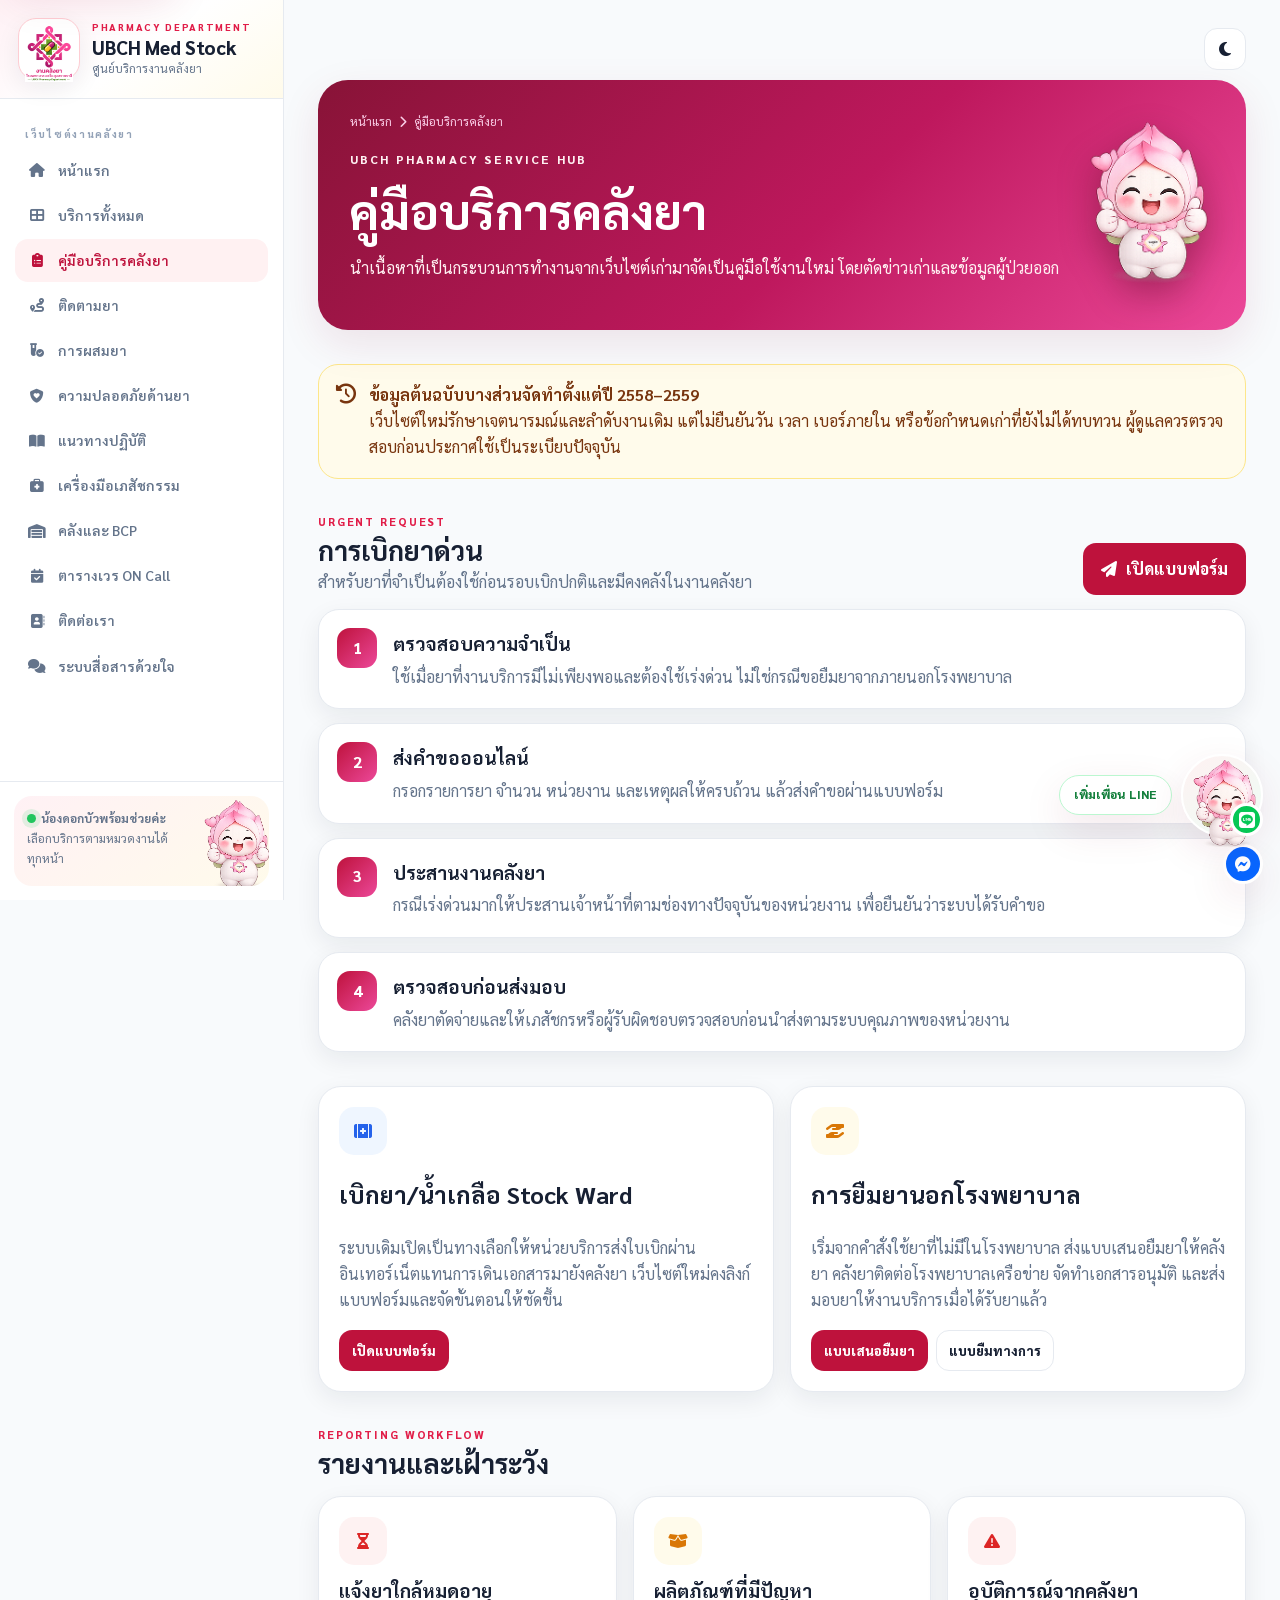
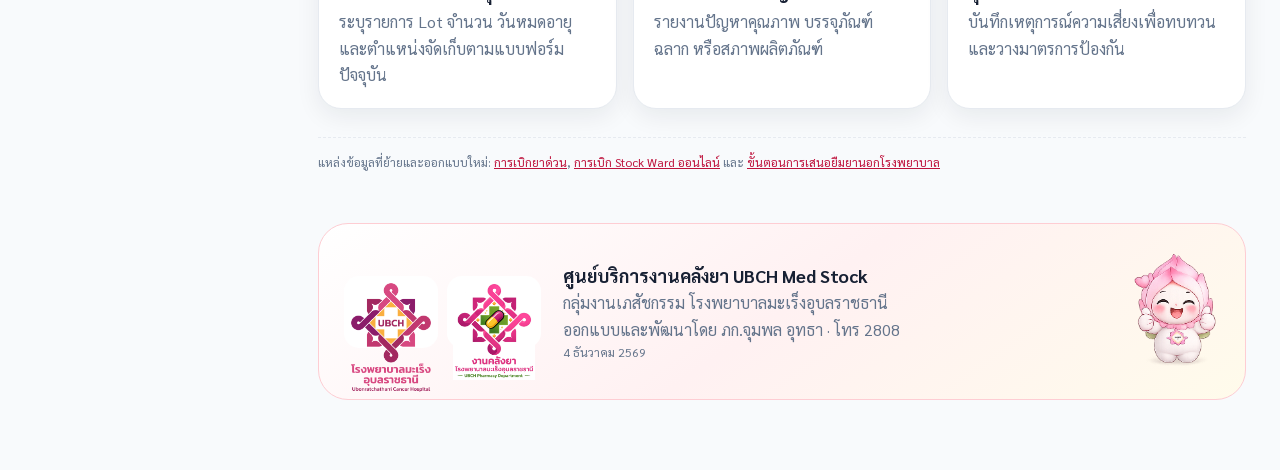
<file: service-guide.html>
<!DOCTYPE html><html lang="th"><head><meta charset="UTF-8"><meta name="viewport" content="width=device-width,initial-scale=1"><meta name="theme-color" content="#be185d"><meta name="description" content="ขั้นตอนการเบิกยา การยืมยา และงานบริการคลังยา"><title>คู่มือบริการคลังยา | UBCH Med Stock</title><link rel="icon" href="assets/favicon.png"><link rel="preconnect" href="https://fonts.googleapis.com"><link rel="preconnect" href="https://fonts.gstatic.com" crossorigin><link href="https://fonts.googleapis.com/css2?family=Sarabun:wght@300;400;500;600;700;800&display=swap" rel="stylesheet"><link rel="stylesheet" href="https://cdnjs.cloudflare.com/ajax/libs/font-awesome/6.5.2/css/all.min.css"><link rel="stylesheet" href="assets/styles.css"></head><body><div class="shell">
<a class="skip-link" href="#main-content">ข้ามไปยังเนื้อหาหลัก</a>
<aside class="sidebar">
  <div class="side-brand"><div class="brand-row"><div class="brand-icon"><img src="assets/pharmacy-logo.png" alt="ตรางานคลังยา"></div><div><p class="eyebrow">Pharmacy Department</p><div class="brand-title">UBCH Med Stock</div><div class="brand-sub">ศูนย์บริการงานคลังยา</div></div></div></div>
  <nav class="side-nav" aria-label="เมนูหลัก"><div class="nav-label">เว็บไซต์งานคลังยา</div><div data-nav-desktop></div></nav>
  <div class="side-footer"><div class="mascot-mini"><p><span class="status-dot"></span><strong>น้องดอกบัวพร้อมช่วยค่ะ</strong><br>เลือกบริการตามหมวดงานได้ทุกหน้า</p><img src="assets/mascot.png" alt="น้องดอกบัว"></div></div>
</aside>
<header class="mobile-head"><div class="mobile-brand"><button class="icon-btn" data-open-drawer aria-label="เปิดเมนู"><i class="fa-solid fa-bars"></i></button><img src="assets/pharmacy-logo.png" alt="โลโก้งานคลังยา"><div><strong>UBCH Med Stock</strong><div class="brand-sub">ศูนย์บริการงานคลังยา</div></div></div><button class="icon-btn" data-theme aria-label="สลับโหมดสี"><i class="fa-solid fa-moon"></i></button></header>
<div id="drawer" class="mobile-drawer"><div class="drawer-mask" data-close-drawer></div><div class="drawer-panel"><div class="drawer-top"><div class="drawer-brand"><img src="assets/pharmacy-logo.png"><div><strong>UBCH Med Stock</strong><div class="brand-sub">เลือกหน้าที่ต้องการ</div></div></div><button class="icon-btn" data-close-drawer><i class="fa-solid fa-xmark"></i></button></div><nav data-nav-mobile></nav></div></div>
<div class="main"><div class="container"><div class="top-actions"><button class="icon-btn" data-theme aria-label="สลับโหมดสี"><i class="fa-solid fa-moon"></i></button></div><main id="main-content"><section class="page-hero"><div class="page-hero-grid"><div><div class="crumbs"><a href="index.html">หน้าแรก</a><i class="fa-solid fa-chevron-right"></i><span>คู่มือบริการคลังยา</span></div><p class="hero-kicker">UBCH Pharmacy Service Hub</p><h1>คู่มือบริการคลังยา</h1><p>นำเนื้อหาที่เป็นกระบวนการทำงานจากเว็บไซต์เก่ามาจัดเป็นคู่มือใช้งานใหม่ โดยตัดข่าวเก่าและข้อมูลผู้ป่วยออก</p></div><img src="assets/mascot.png" alt="น้องดอกบัว"></div></section>
<section class="section"><div class="notice"><i class="fa-solid fa-clock-rotate-left"></i><div><strong>ข้อมูลต้นฉบับบางส่วนจัดทำตั้งแต่ปี 2558–2559</strong><p>เว็บไซต์ใหม่รักษาเจตนารมณ์และลำดับงานเดิม แต่ไม่ยืนยันวัน เวลา เบอร์ภายใน หรือข้อกำหนดเก่าที่ยังไม่ได้ทบทวน ผู้ดูแลควรตรวจสอบก่อนประกาศใช้เป็นระเบียบปัจจุบัน</p></div></div></section>
<section class="section"><div class="section-heading"><div><div class="section-kicker">Urgent request</div><h2>การเบิกยาด่วน</h2><p>สำหรับยาที่จำเป็นต้องใช้ก่อนรอบเบิกปกติและมีคงคลังในงานคลังยา</p></div><a class="btn btn-primary" target="_blank" rel="noopener" href="https://docs.google.com/forms/d/e/1FAIpQLSfTO3DNahQl5loprPFbpa1M6TQDwKfxNxFvvGinGTfjLX7sew/viewform?c=0&w=1"><i class="fa-solid fa-paper-plane"></i> เปิดแบบฟอร์ม</a></div><div class="steps"><article class="step"><h3>ตรวจสอบความจำเป็น</h3><p>ใช้เมื่อยาที่งานบริการมีไม่เพียงพอและต้องใช้เร่งด่วน ไม่ใช่กรณีขอยืมยาจากภายนอกโรงพยาบาล</p></article><article class="step"><h3>ส่งคำขอออนไลน์</h3><p>กรอกรายการยา จำนวน หน่วยงาน และเหตุผลให้ครบถ้วน แล้วส่งคำขอผ่านแบบฟอร์ม</p></article><article class="step"><h3>ประสานงานคลังยา</h3><p>กรณีเร่งด่วนมากให้ประสานเจ้าหน้าที่ตามช่องทางปัจจุบันของหน่วยงาน เพื่อยืนยันว่าระบบได้รับคำขอ</p></article><article class="step"><h3>ตรวจสอบก่อนส่งมอบ</h3><p>คลังยาตัดจ่ายและให้เภสัชกรหรือผู้รับผิดชอบตรวจสอบก่อนนำส่งตามระบบคุณภาพของหน่วยงาน</p></article></div></section>
<section class="section"><div class="grid grid-2"><article class="card"><span class="icon-box blue"><i class="fa-solid fa-kit-medical"></i></span><h2>เบิกยา/น้ำเกลือ Stock Ward</h2><p>ระบบเดิมเปิดเป็นทางเลือกให้หน่วยบริการส่งใบเบิกผ่านอินเทอร์เน็ตแทนการเดินเอกสารมายังคลังยา เว็บไซต์ใหม่คงลิงก์แบบฟอร์มและจัดขั้นตอนให้ชัดขึ้น</p><div class="card-actions"><a class="btn btn-primary" target="_blank" rel="noopener" href="https://goo.gl/forms/GCTKWjS6Zm">เปิดแบบฟอร์ม</a></div></article><article class="card"><span class="icon-box amber"><i class="fa-solid fa-hand-holding-hand"></i></span><h2>การยืมยานอกโรงพยาบาล</h2><p>เริ่มจากคำสั่งใช้ยาที่ไม่มีในโรงพยาบาล ส่งแบบเสนอยืมยาให้คลังยา คลังยาติดต่อโรงพยาบาลเครือข่าย จัดทำเอกสารอนุมัติ และส่งมอบยาให้งานบริการเมื่อได้รับยาแล้ว</p><div class="card-actions"><a class="btn btn-primary" target="_blank" rel="noopener" href="https://goo.gl/forms/PUZ9gpRm1w">แบบเสนอยืมยา</a><a class="btn btn-outline" target="_blank" rel="noopener" href="https://goo.gl/forms/3FbNuGiODC">แบบยืมทางการ</a></div></article></div></section>
<section class="section"><div class="section-heading"><div><div class="section-kicker">Reporting workflow</div><h2>รายงานและเฝ้าระวัง</h2></div></div><div class="grid grid-3"><a class="card hover" target="_blank" rel="noopener" href="https://goo.gl/forms/Ptc6CAgru0"><span class="icon-box red"><i class="fa-solid fa-hourglass-half"></i></span><h3>แจ้งยาใกล้หมดอายุ</h3><p>ระบุรายการ Lot จำนวน วันหมดอายุ และตำแหน่งจัดเก็บตามแบบฟอร์มปัจจุบัน</p></a><a class="card hover" target="_blank" rel="noopener" href="https://goo.gl/forms/jmqXQCwyjL"><span class="icon-box amber"><i class="fa-solid fa-box-open"></i></span><h3>ผลิตภัณฑ์ที่มีปัญหา</h3><p>รายงานปัญหาคุณภาพ บรรจุภัณฑ์ ฉลาก หรือสภาพผลิตภัณฑ์</p></a><a class="card hover" target="_blank" rel="noopener" href="https://goo.gl/forms/TqolkYwaBC"><span class="icon-box red"><i class="fa-solid fa-triangle-exclamation"></i></span><h3>อุบัติการณ์จากคลังยา</h3><p>บันทึกเหตุการณ์ความเสี่ยงเพื่อทบทวนและวางมาตรการป้องกัน</p></a></div></section>
<div class="source-note">แหล่งข้อมูลที่ย้ายและออกแบบใหม่: <a target="_blank" rel="noopener" href="https://sites.google.com/site/ubccmedstock/course-feedback/karbeikyadwn">การเบิกยาด่วน</a>, <a target="_blank" rel="noopener" href="https://sites.google.com/site/ubccmedstock/course-feedback/thdlxngchirabbkarbeiknakeluxxxnlin">การเบิก Stock Ward ออนไลน์</a> และ <a target="_blank" rel="noopener" href="https://sites.google.com/site/ubccmedstock/course-feedback/khantxnkarsenxyumyanxkrongphyabal">ขั้นตอนการเสนอยืมยานอกโรงพยาบาล</a></div>

<footer class="footer"><div class="footer-grid"><div class="footer-logos"><div class="footer-logo"><img src="assets/hospital-logo.png" alt="โรงพยาบาลมะเร็งอุบลราชธานี"></div><div class="footer-logo"><img src="assets/pharmacy-logo.png" alt="งานคลังยา"></div></div><div><strong>ศูนย์บริการงานคลังยา UBCH Med Stock</strong><p>กลุ่มงานเภสัชกรรม โรงพยาบาลมะเร็งอุบลราชธานี</p><p>ออกแบบและพัฒนาโดย ภก.จุมพล อุทธา · โทร 2808</p><p class="meta" data-date></p></div><img class="footer-mascot" src="assets/mascot.png" alt="น้องดอกบัว"></div></footer>
<div class="floating-stack"><a class="float-contact" href="https://lin.ee/oKDQeVq" target="_blank" rel="noopener noreferrer" aria-label="เพิ่มเพื่อน LINE งานคลังยา"><span class="float-label">เพิ่มเพื่อน LINE</span><span class="float-mascot"><img src="assets/mascot.png" alt="น้องดอกบัว"><span class="float-badge"><i class="fa-brands fa-line"></i></span></span></a><a class="messenger-small" href="https://m.me/pharmacyubcc" target="_blank" rel="noopener noreferrer" aria-label="Messenger"><i class="fa-brands fa-facebook-messenger"></i></a></div>
</main></div></div><script src="assets/services-data.js"></script><script src="assets/app.js"></script></body></html>
</file>
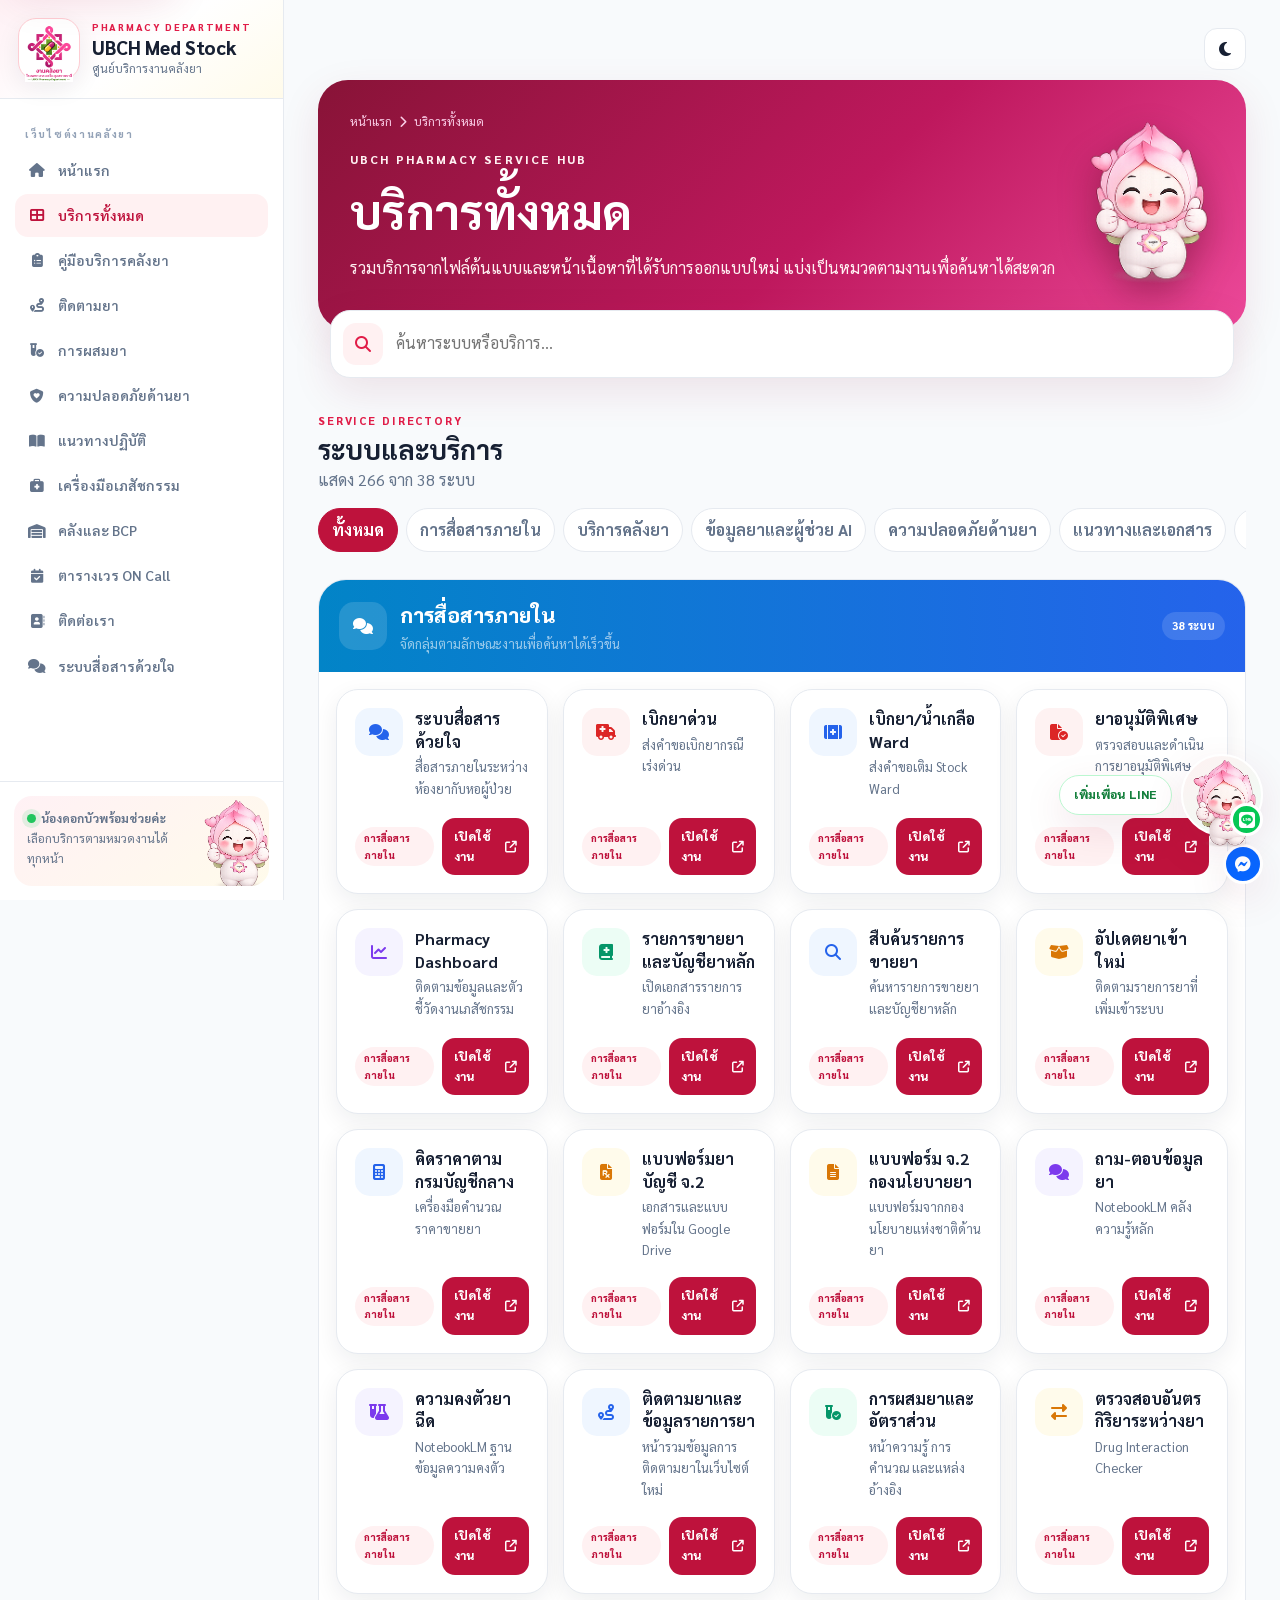
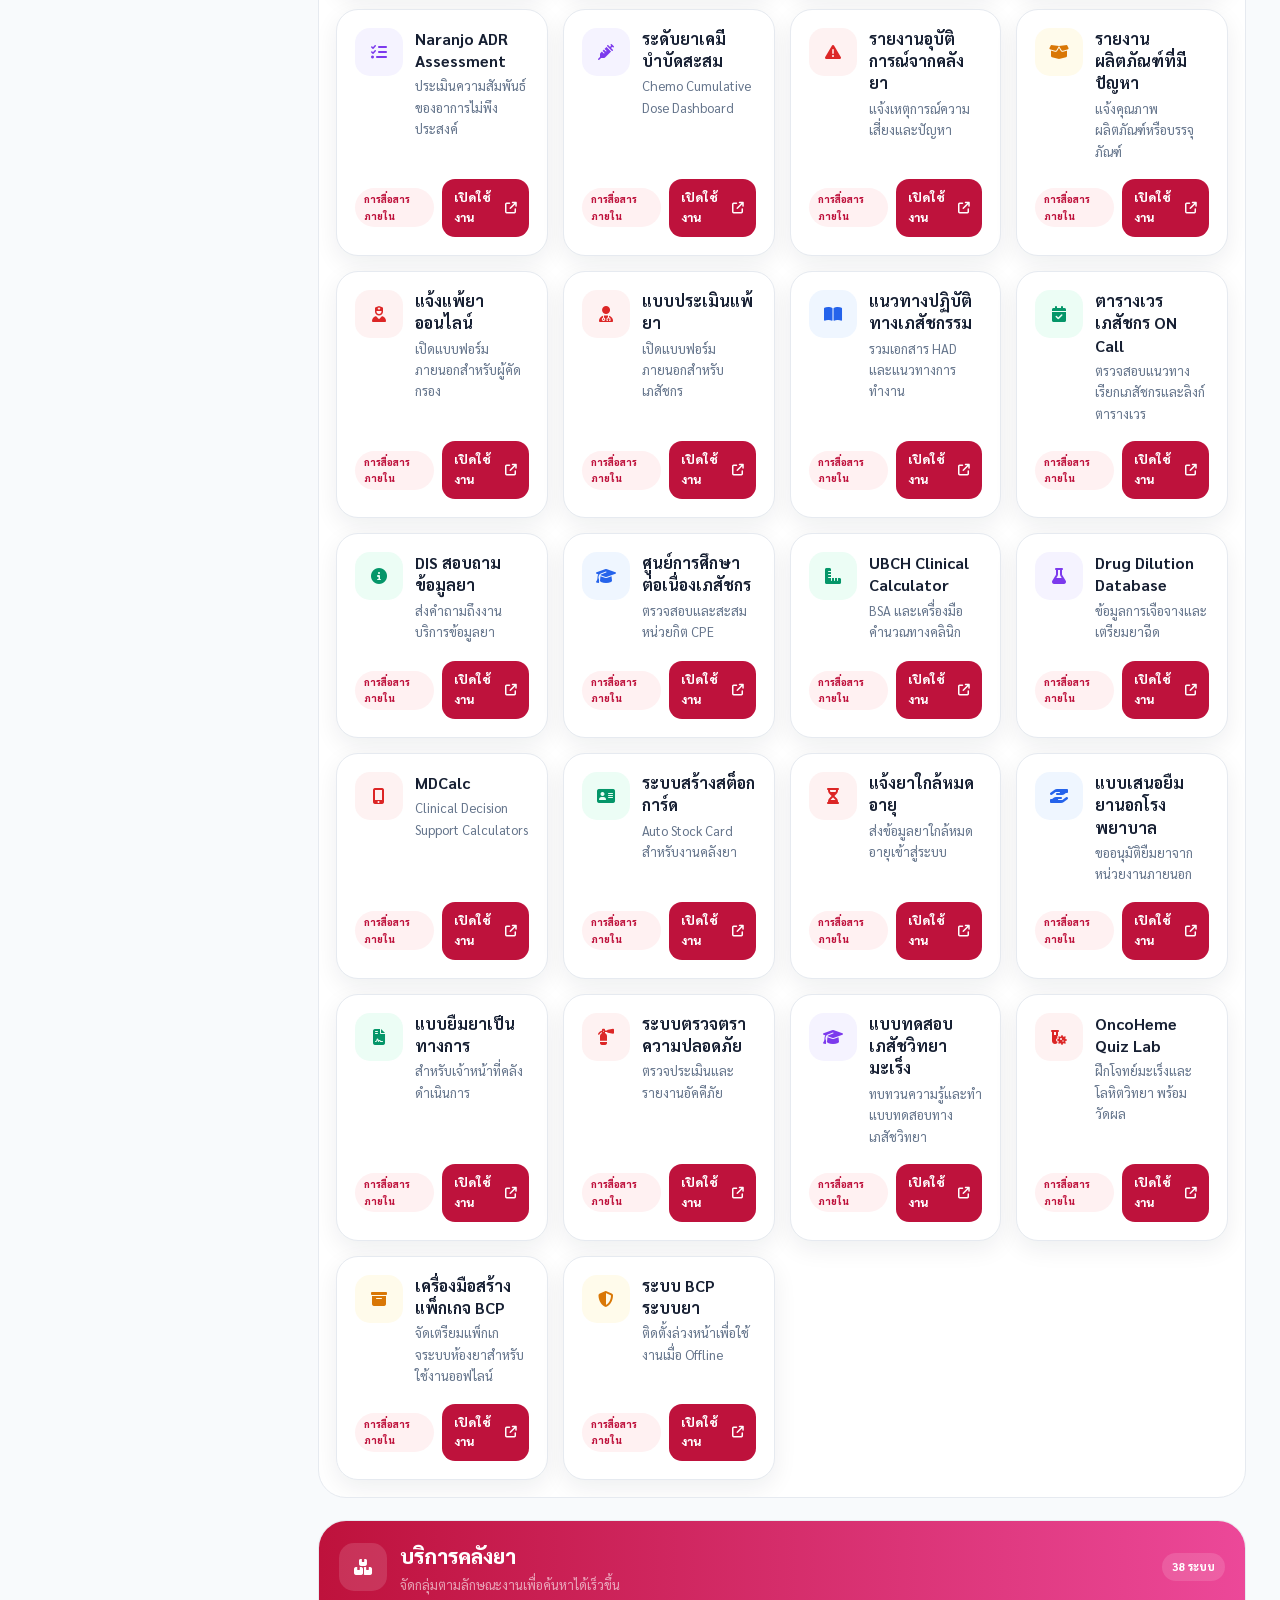
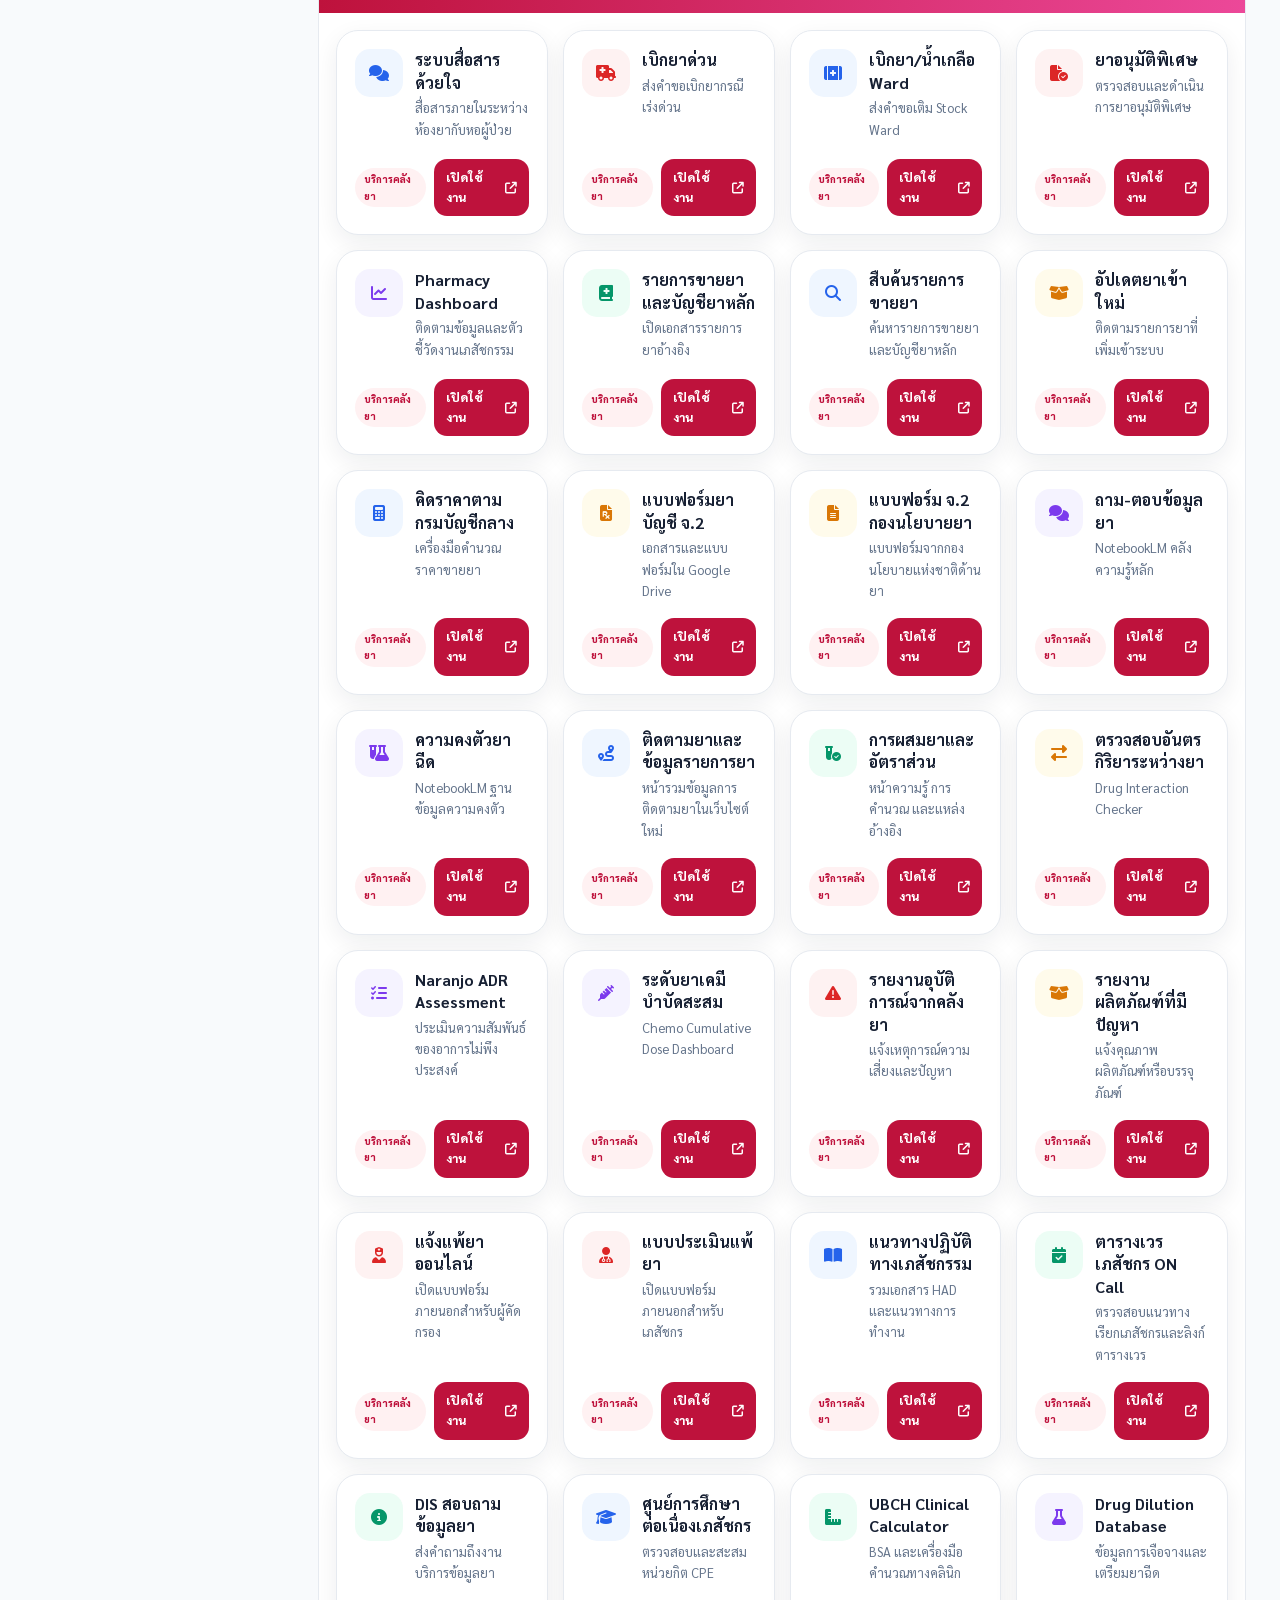
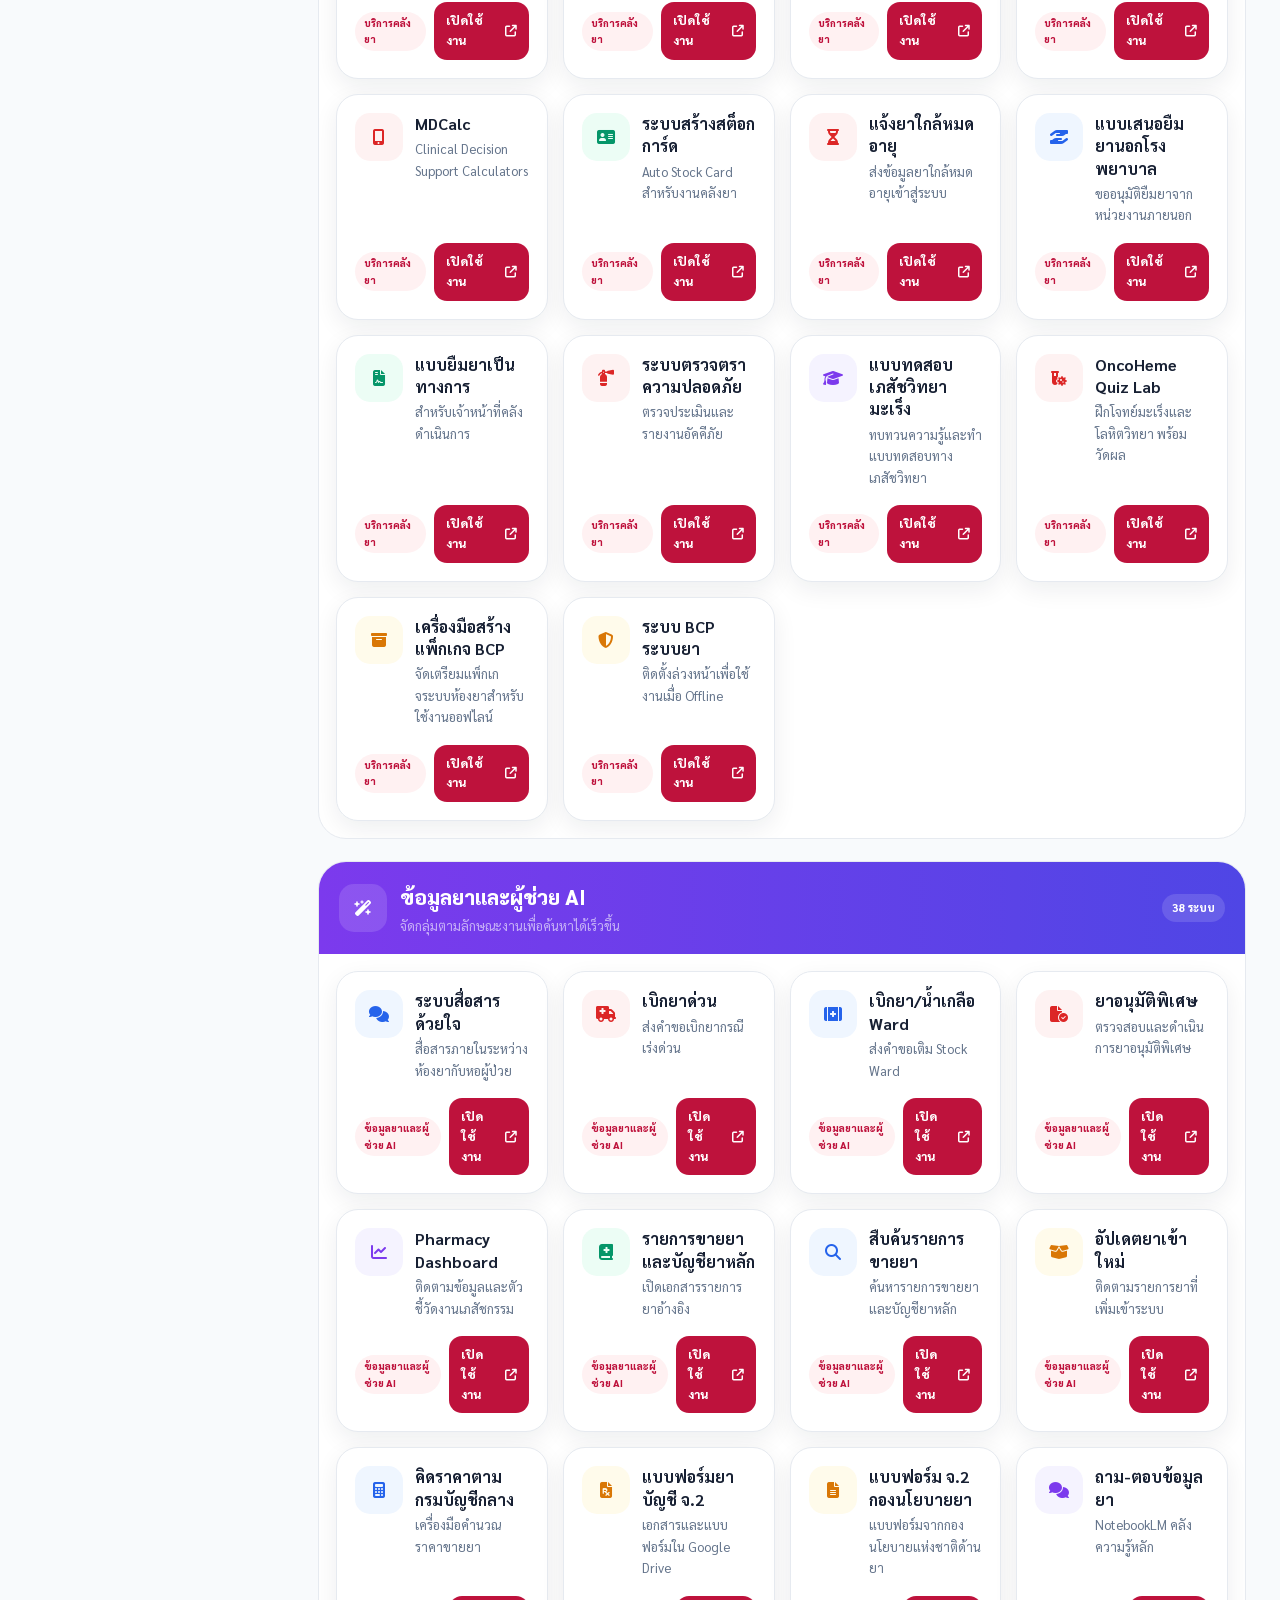
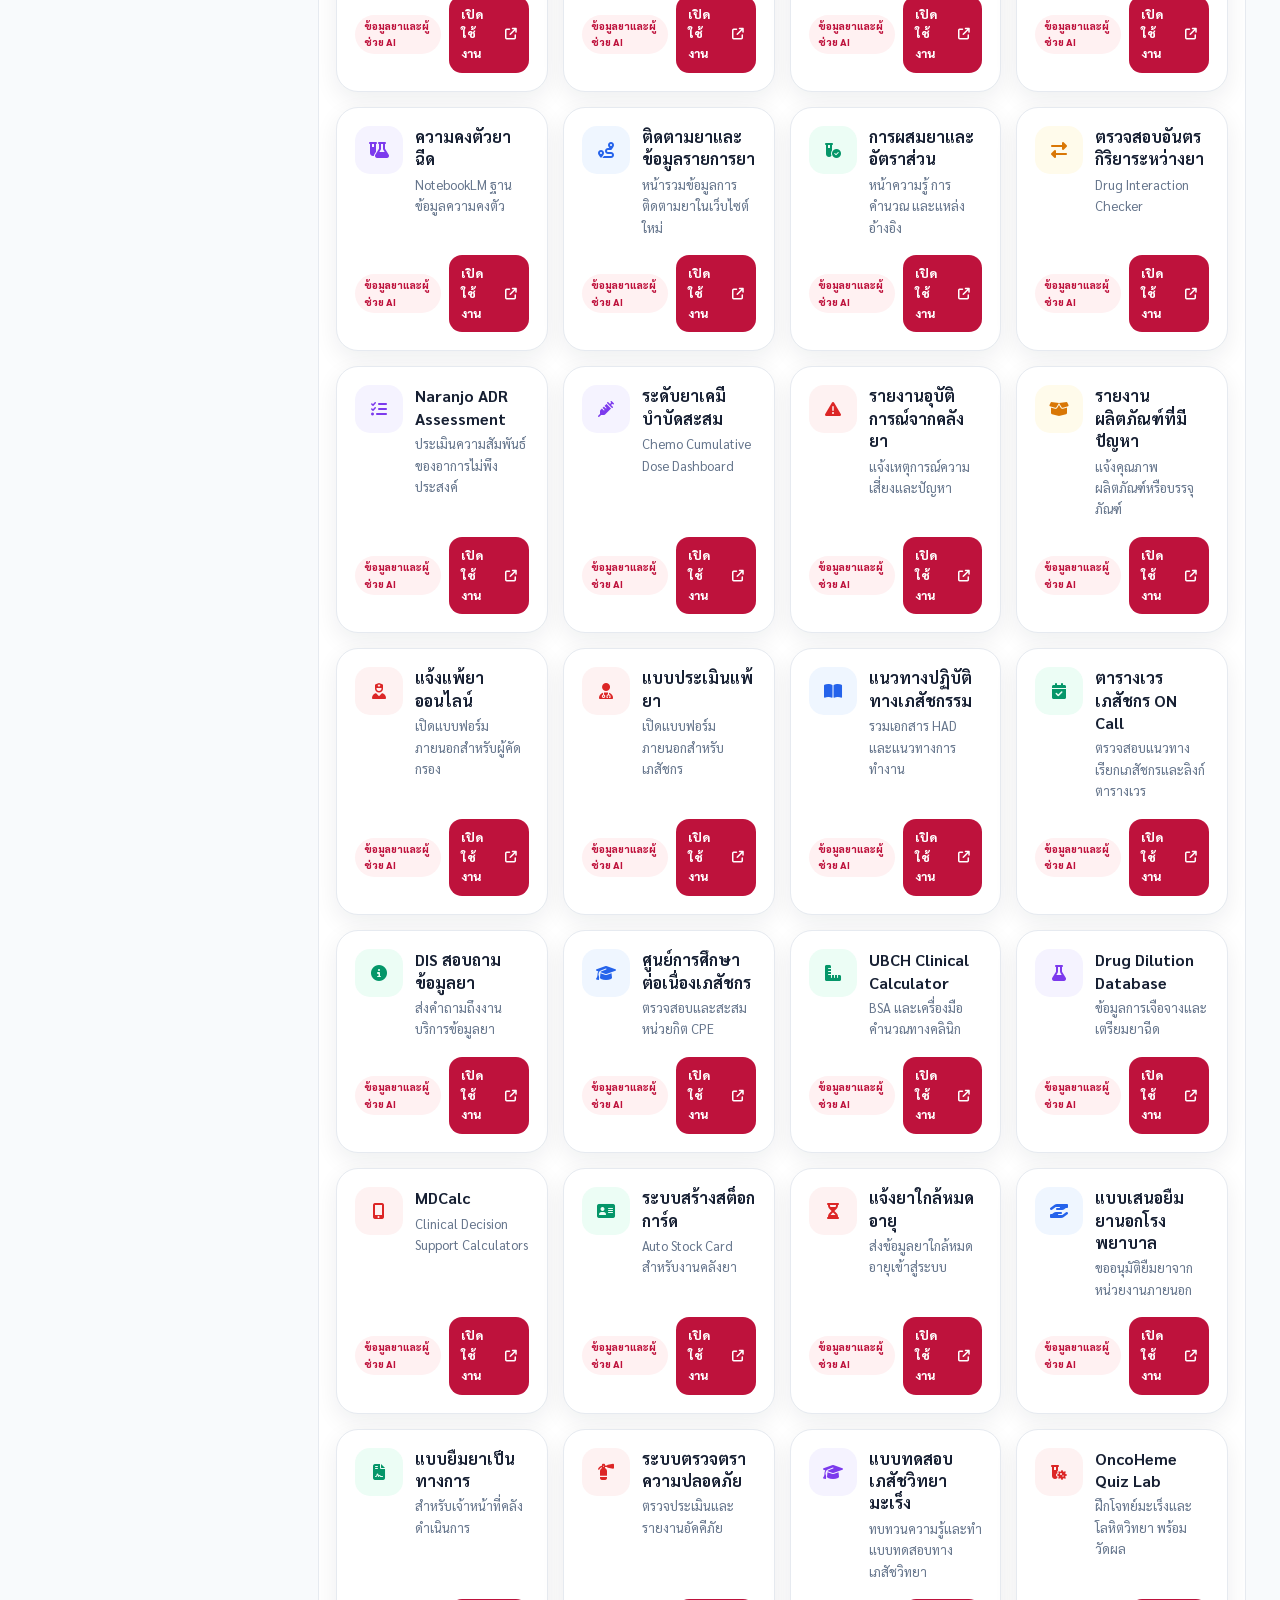
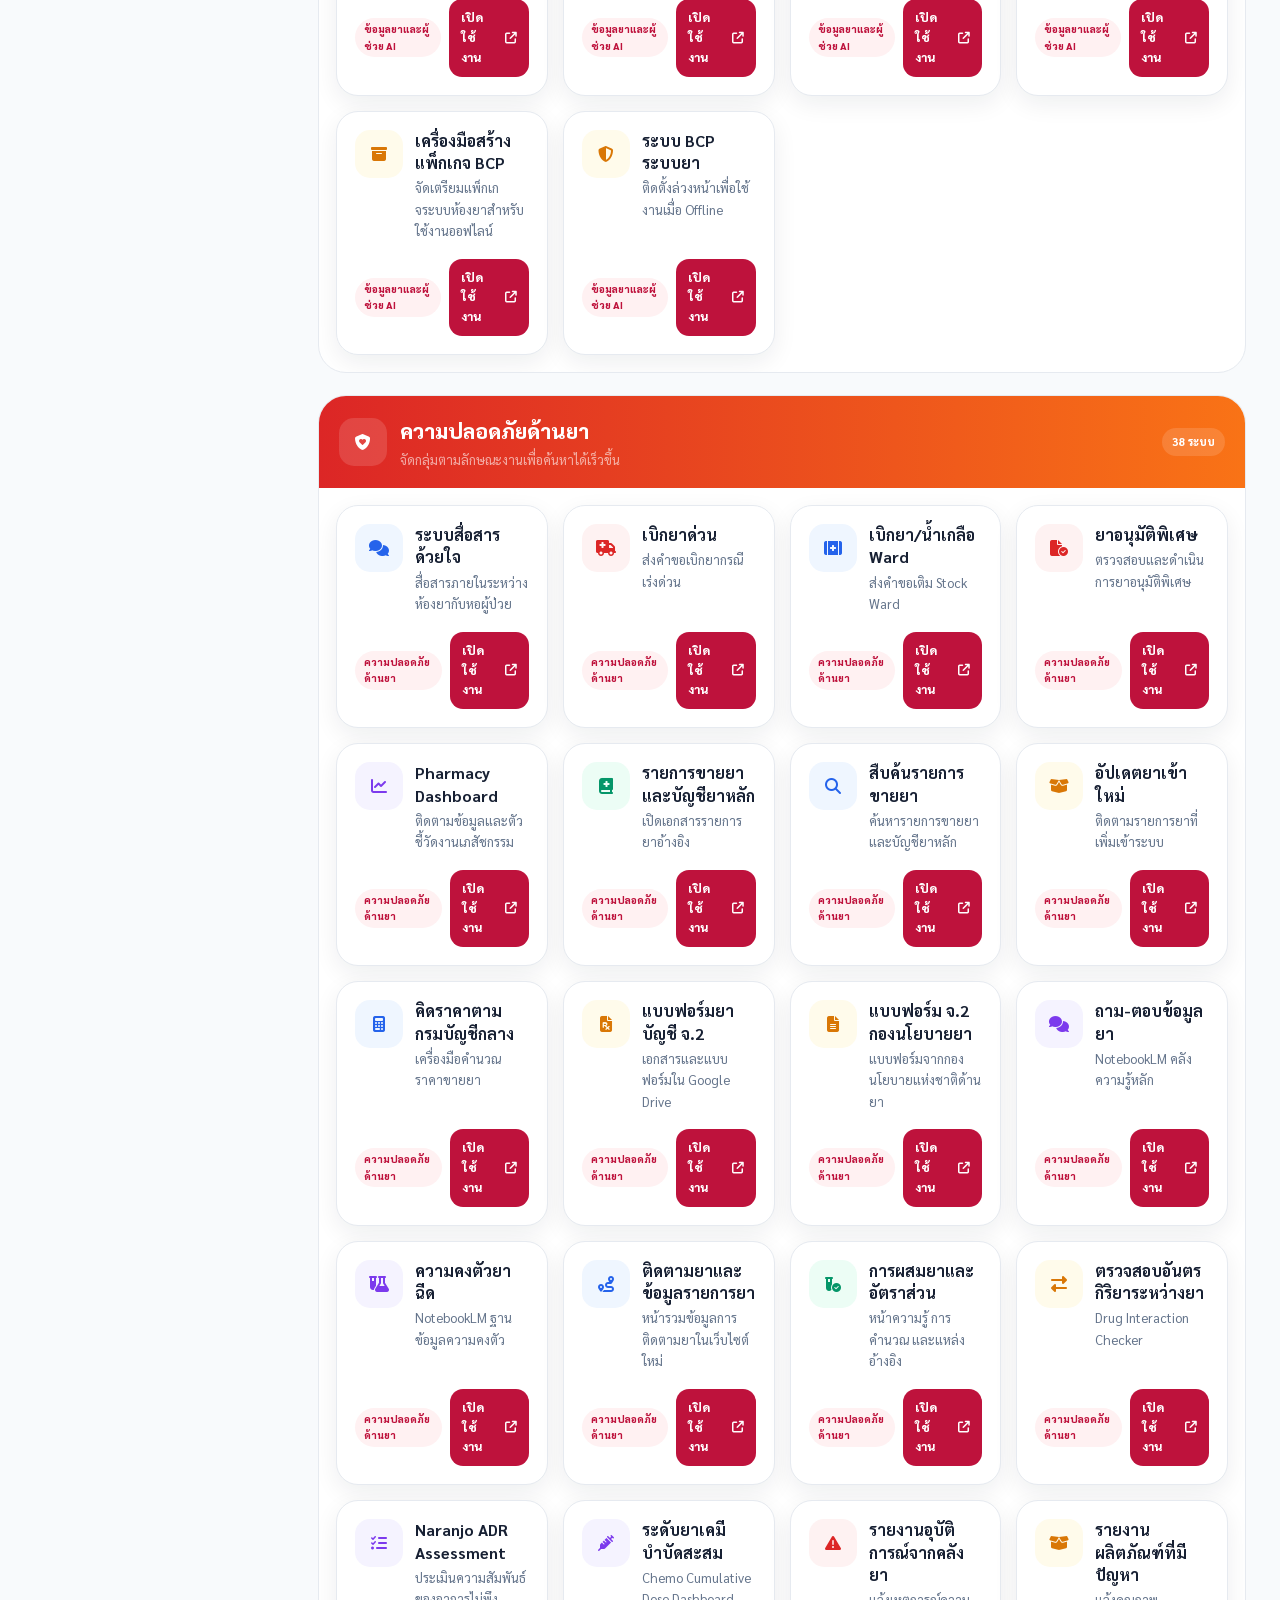
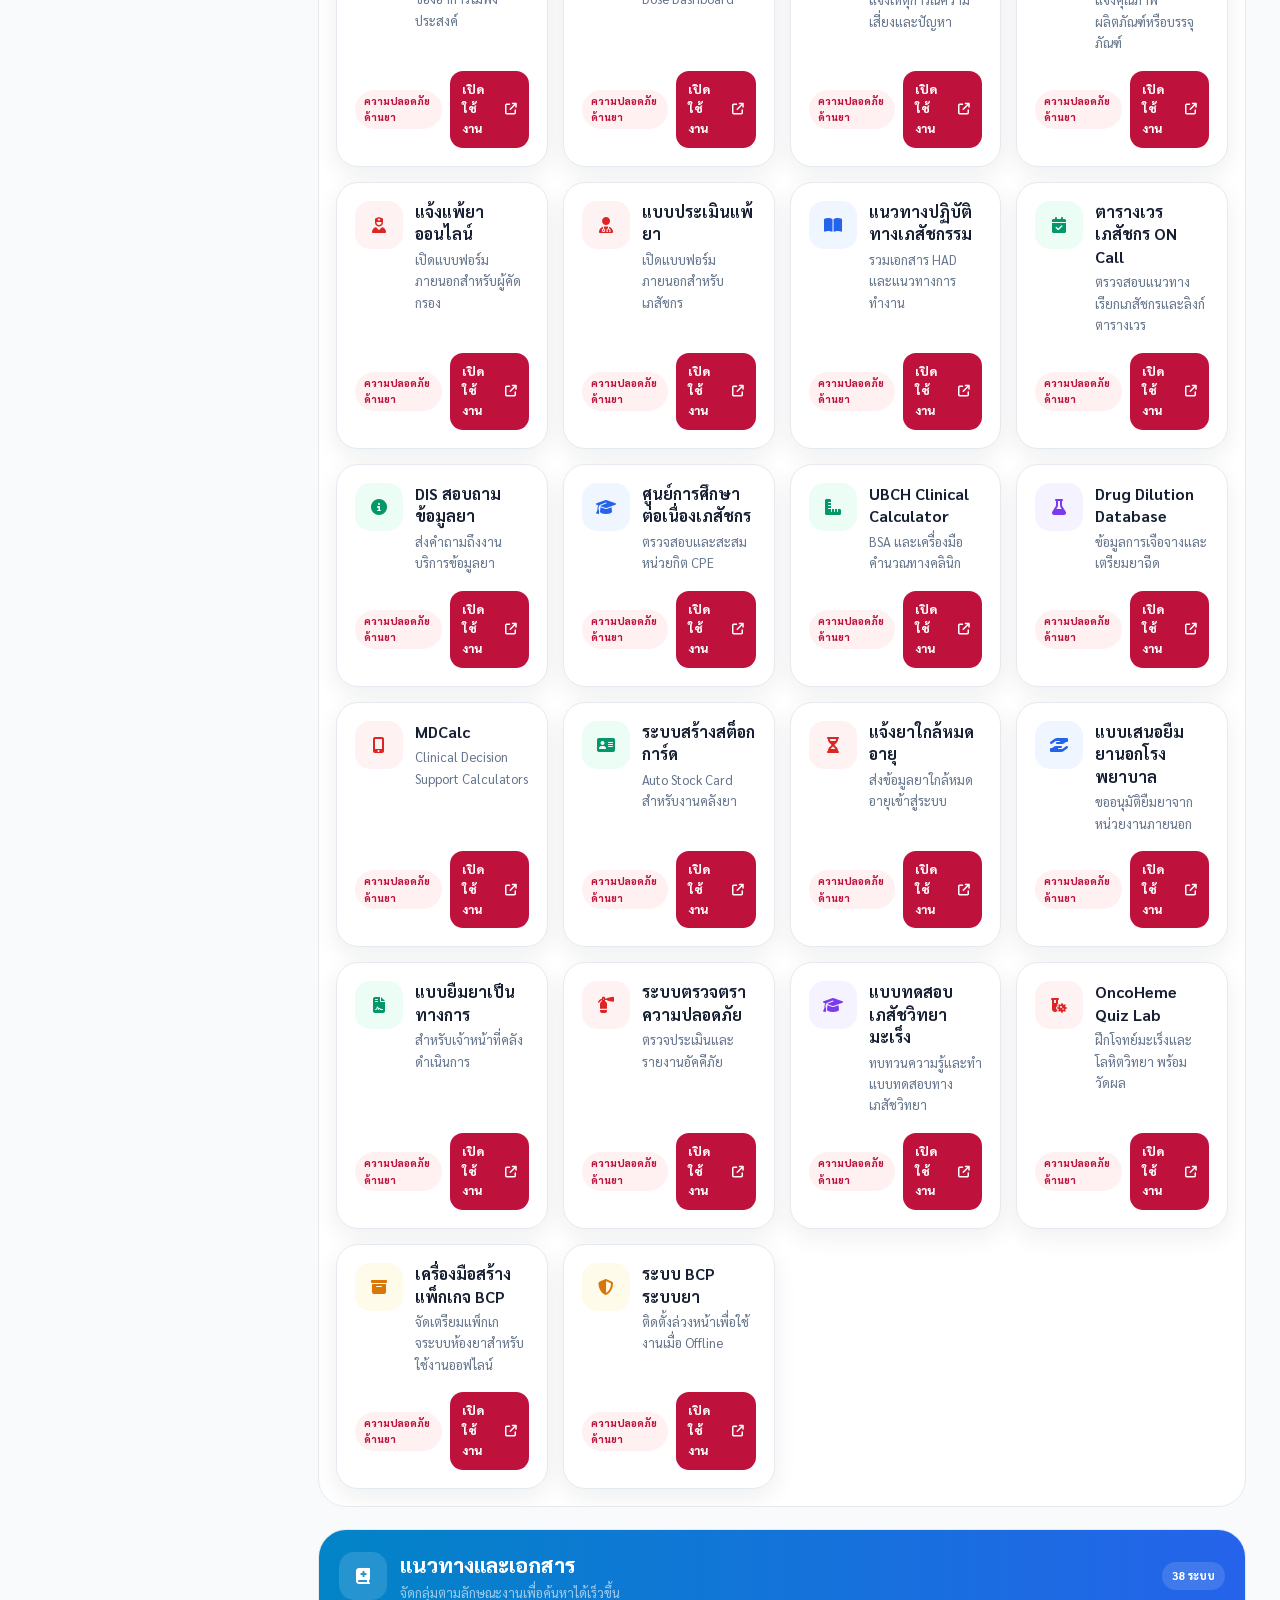
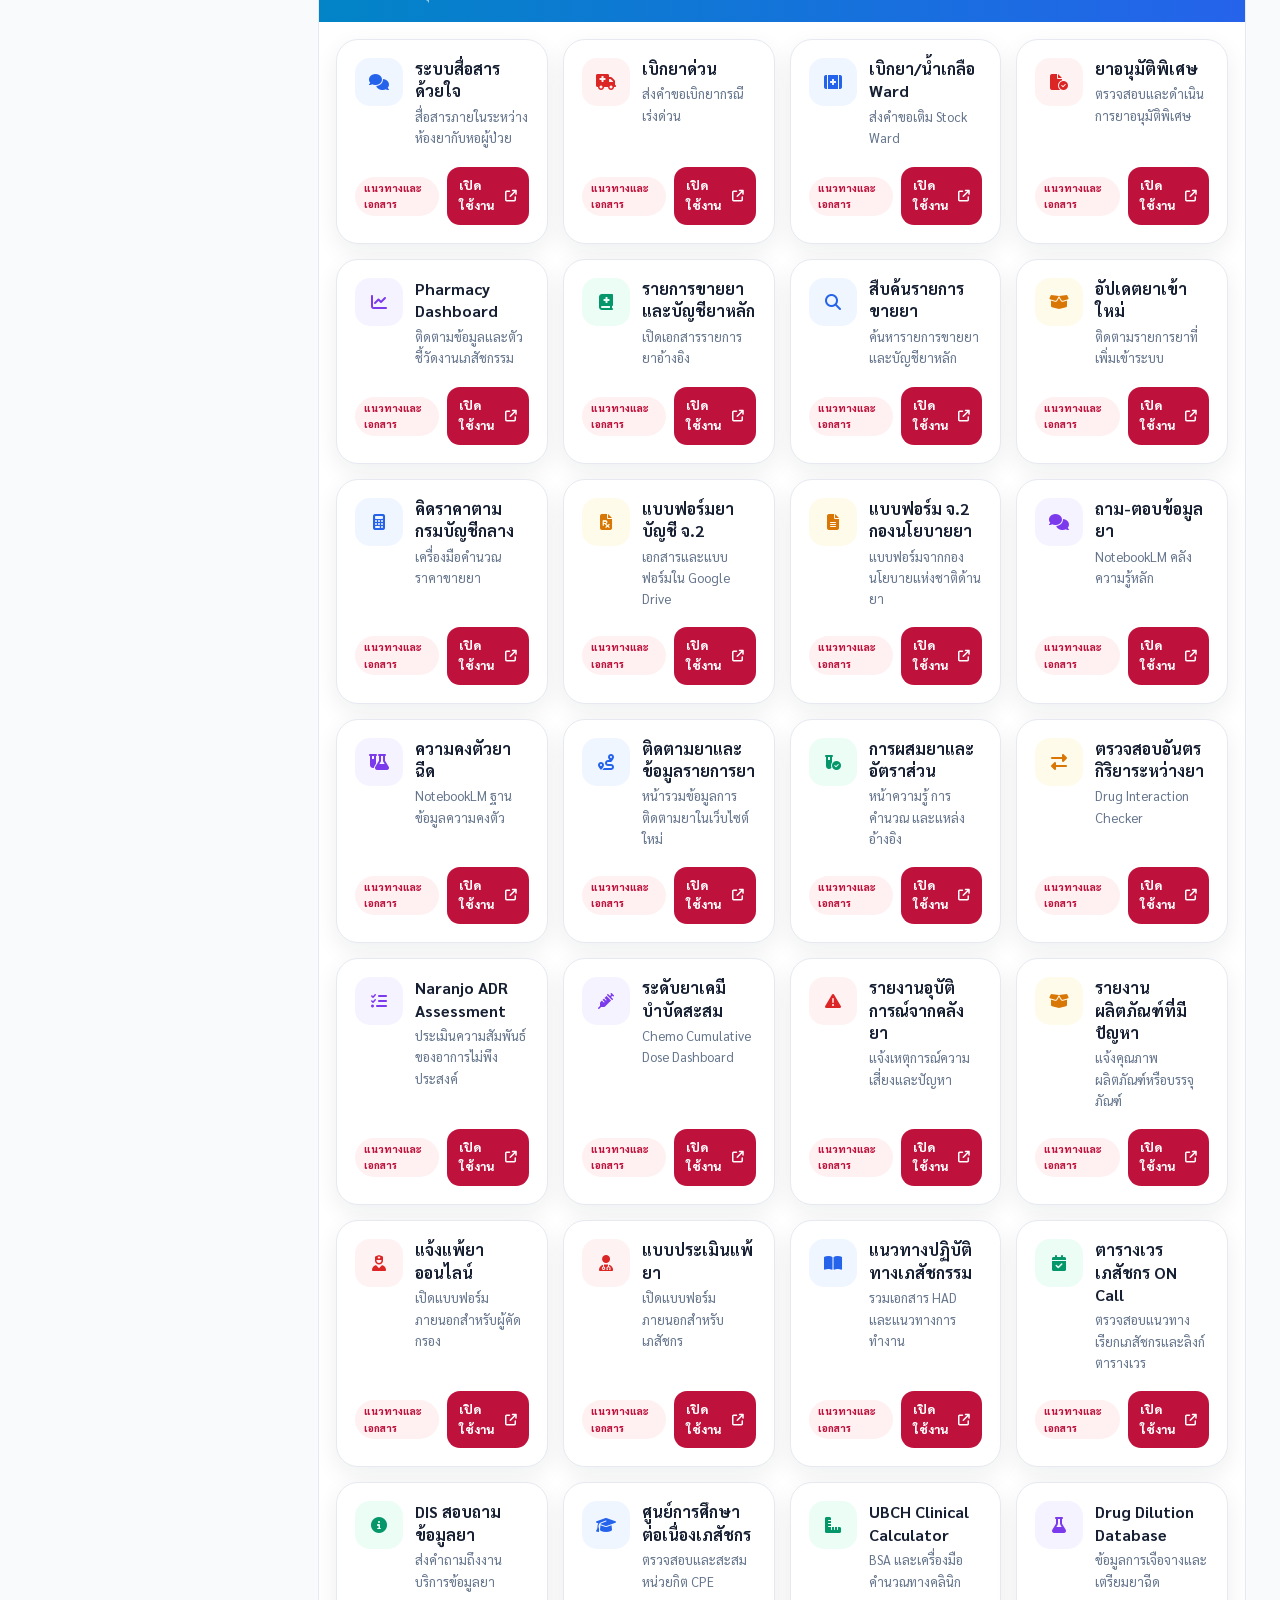
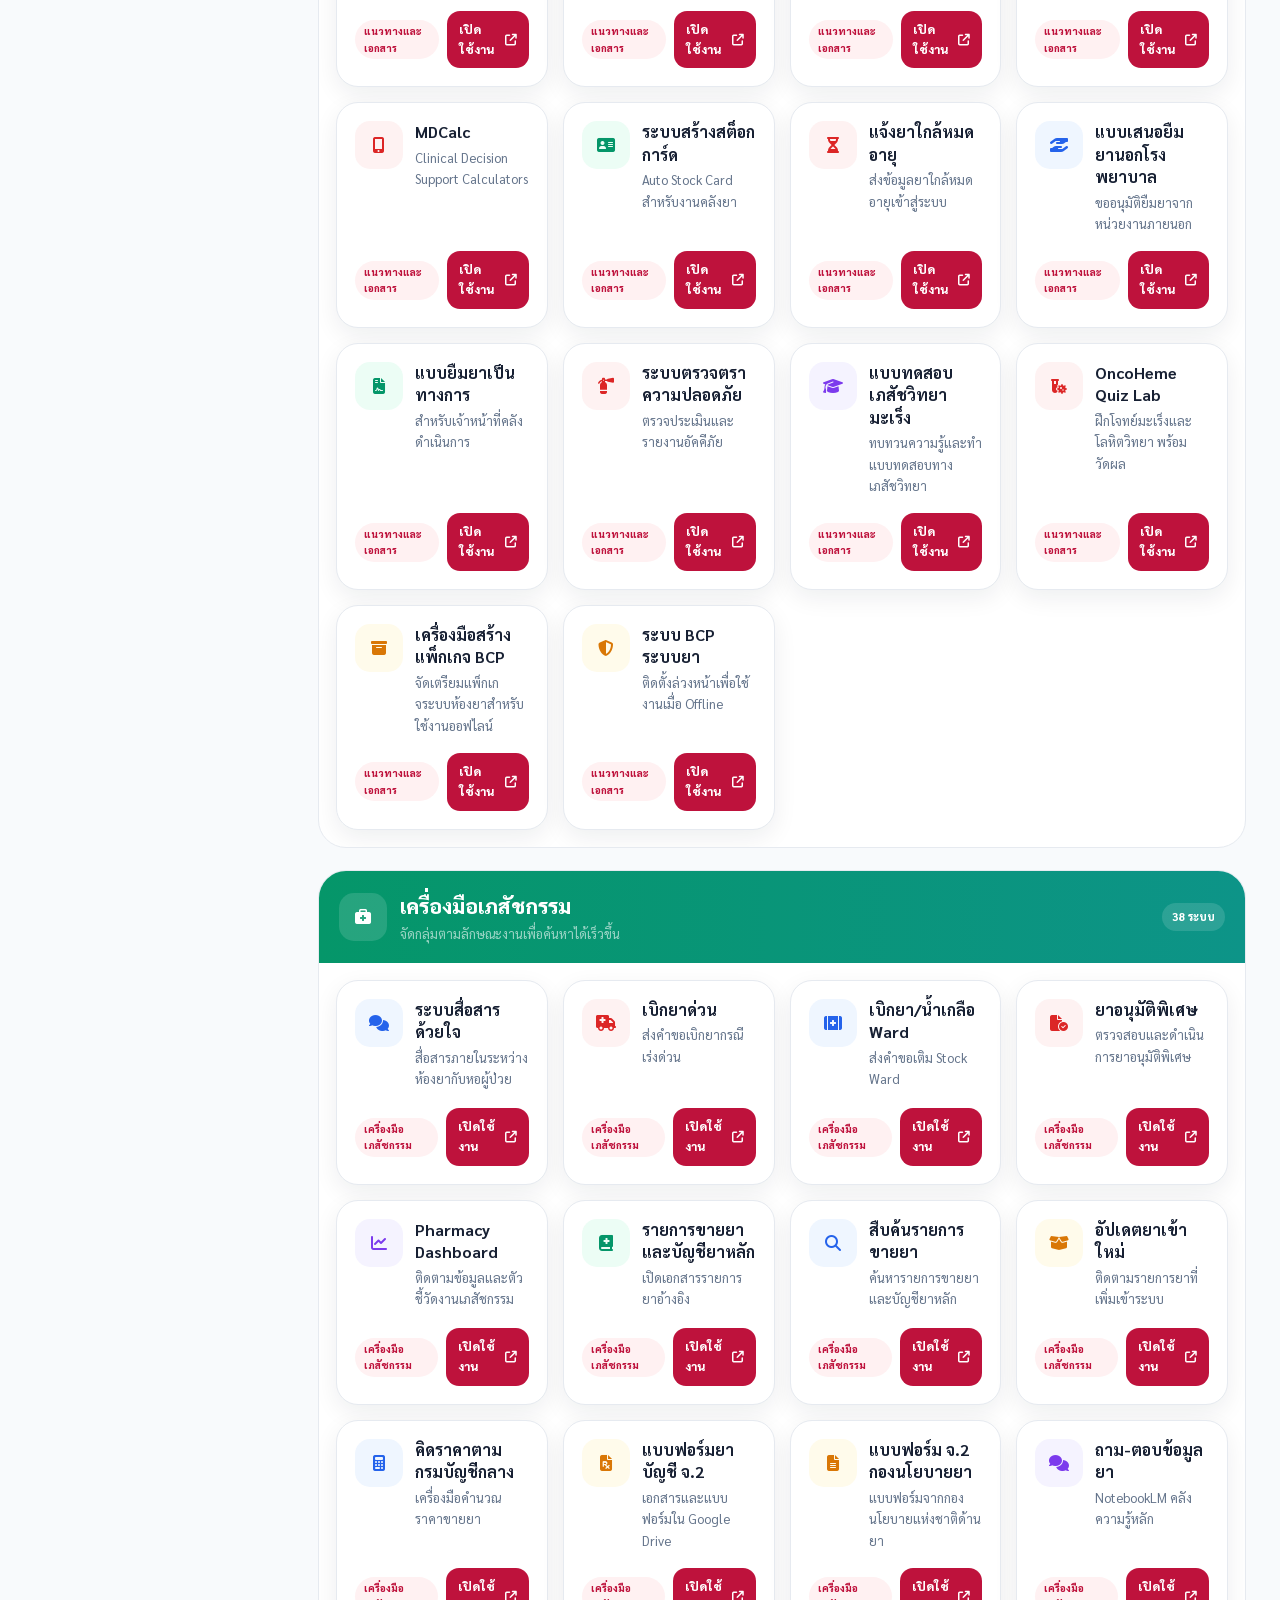
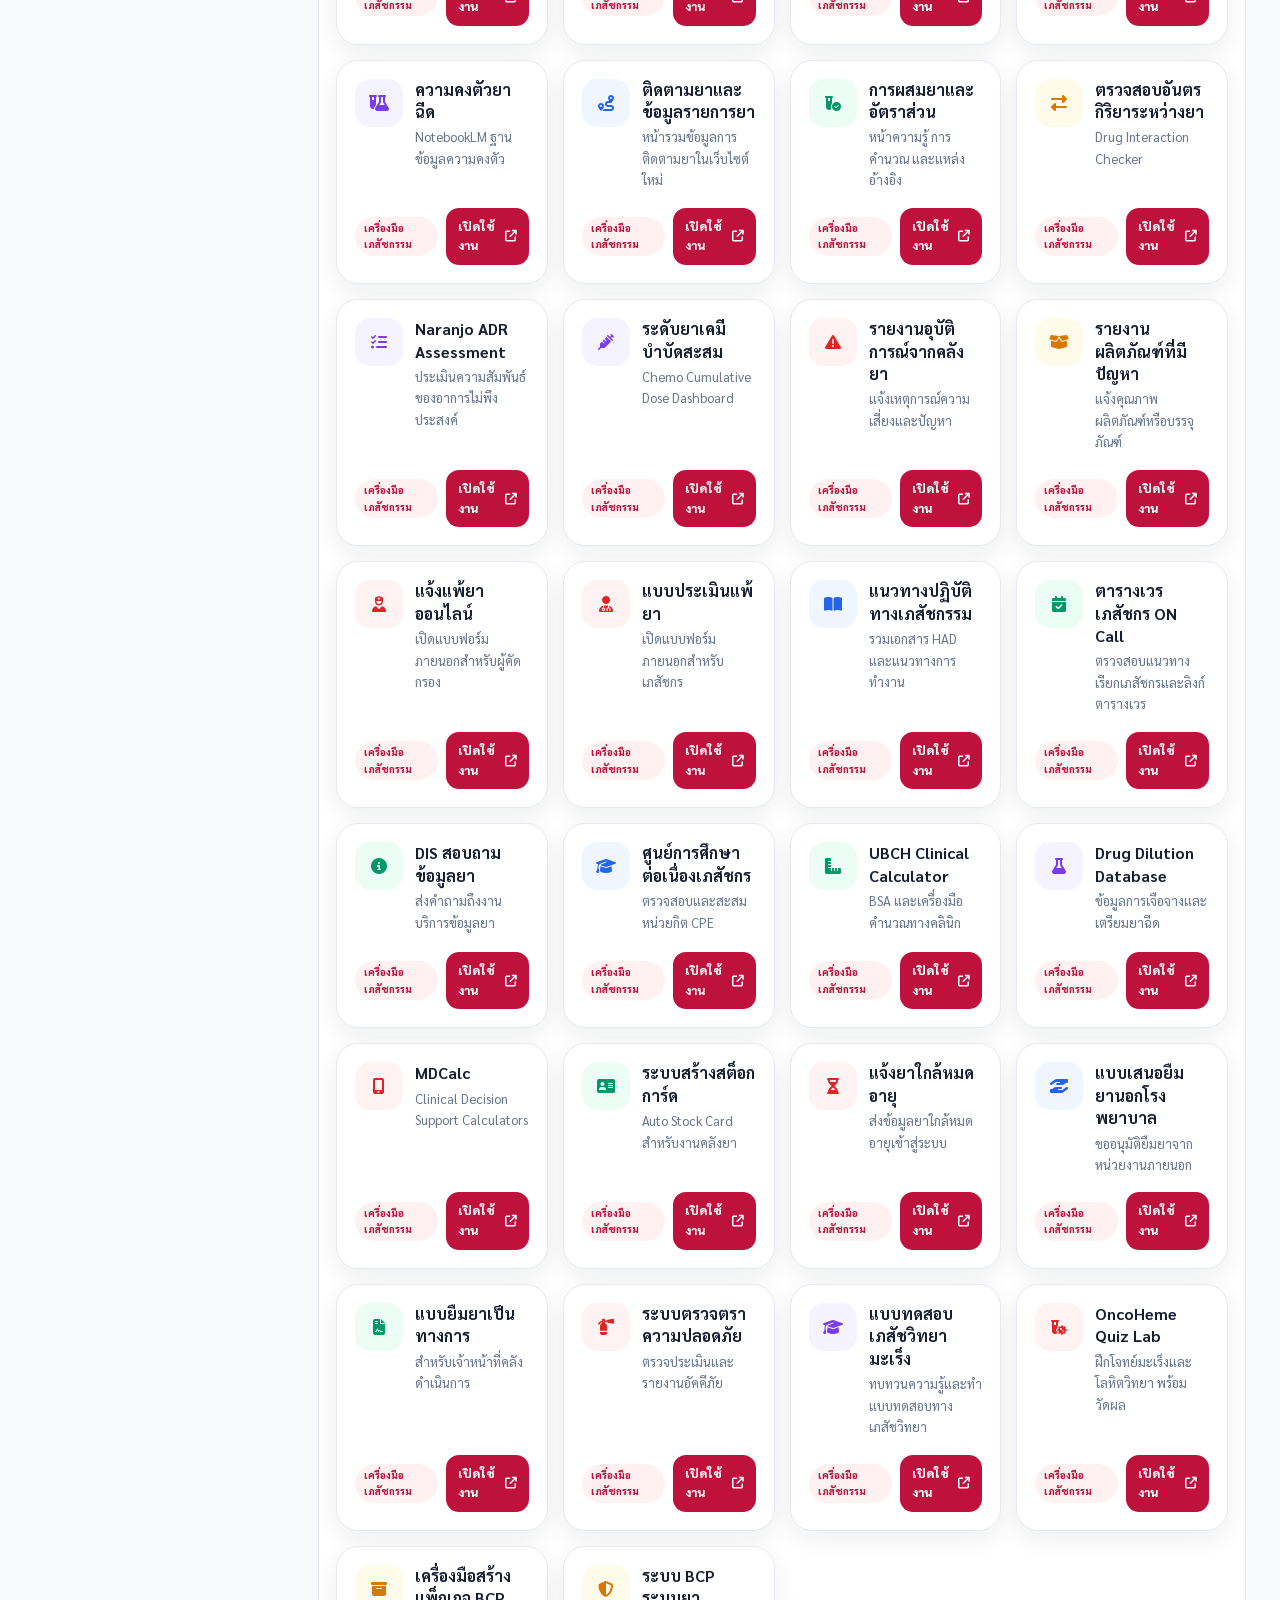
<file: services.html>
<!DOCTYPE html><html lang="th"><head><meta charset="UTF-8"><meta name="viewport" content="width=device-width,initial-scale=1"><meta name="theme-color" content="#be185d"><meta name="description" content="สารบัญบริการงานคลังยาและเครื่องมือเภสัชกรรม"><title>บริการทั้งหมด | UBCH Med Stock</title><link rel="icon" href="assets/favicon.png"><link rel="preconnect" href="https://fonts.googleapis.com"><link rel="preconnect" href="https://fonts.gstatic.com" crossorigin><link href="https://fonts.googleapis.com/css2?family=Sarabun:wght@300;400;500;600;700;800&display=swap" rel="stylesheet"><link rel="stylesheet" href="https://cdnjs.cloudflare.com/ajax/libs/font-awesome/6.5.2/css/all.min.css"><link rel="stylesheet" href="assets/styles.css"></head><body><div class="shell">
<a class="skip-link" href="#main-content">ข้ามไปยังเนื้อหาหลัก</a>
<aside class="sidebar">
  <div class="side-brand"><div class="brand-row"><div class="brand-icon"><img src="assets/pharmacy-logo.png" alt="ตรางานคลังยา"></div><div><p class="eyebrow">Pharmacy Department</p><div class="brand-title">UBCH Med Stock</div><div class="brand-sub">ศูนย์บริการงานคลังยา</div></div></div></div>
  <nav class="side-nav" aria-label="เมนูหลัก"><div class="nav-label">เว็บไซต์งานคลังยา</div><div data-nav-desktop></div></nav>
  <div class="side-footer"><div class="mascot-mini"><p><span class="status-dot"></span><strong>น้องดอกบัวพร้อมช่วยค่ะ</strong><br>เลือกบริการตามหมวดงานได้ทุกหน้า</p><img src="assets/mascot.png" alt="น้องดอกบัว"></div></div>
</aside>
<header class="mobile-head"><div class="mobile-brand"><button class="icon-btn" data-open-drawer aria-label="เปิดเมนู"><i class="fa-solid fa-bars"></i></button><img src="assets/pharmacy-logo.png" alt="โลโก้งานคลังยา"><div><strong>UBCH Med Stock</strong><div class="brand-sub">ศูนย์บริการงานคลังยา</div></div></div><button class="icon-btn" data-theme aria-label="สลับโหมดสี"><i class="fa-solid fa-moon"></i></button></header>
<div id="drawer" class="mobile-drawer"><div class="drawer-mask" data-close-drawer></div><div class="drawer-panel"><div class="drawer-top"><div class="drawer-brand"><img src="assets/pharmacy-logo.png"><div><strong>UBCH Med Stock</strong><div class="brand-sub">เลือกหน้าที่ต้องการ</div></div></div><button class="icon-btn" data-close-drawer><i class="fa-solid fa-xmark"></i></button></div><nav data-nav-mobile></nav></div></div>
<div class="main"><div class="container"><div class="top-actions"><button class="icon-btn" data-theme aria-label="สลับโหมดสี"><i class="fa-solid fa-moon"></i></button></div><main id="main-content"><section class="page-hero"><div class="page-hero-grid"><div><div class="crumbs"><a href="index.html">หน้าแรก</a><i class="fa-solid fa-chevron-right"></i><span>บริการทั้งหมด</span></div><p class="hero-kicker">UBCH Pharmacy Service Hub</p><h1>บริการทั้งหมด</h1><p>รวมบริการจากไฟล์ต้นแบบและหน้าเนื้อหาที่ได้รับการออกแบบใหม่ แบ่งเป็นหมวดตามงานเพื่อค้นหาได้สะดวก</p></div><img src="assets/mascot.png" alt="น้องดอกบัว"></div></section>
<section class="search-wrap" style="margin-top:-20px"><div class="search-box"><span class="search-symbol"><i class="fa-solid fa-magnifying-glass"></i></span><input id="service-search" type="search" placeholder="ค้นหาระบบหรือบริการ..."></div></section>
<section class="section"><div class="section-heading"><div><div class="section-kicker">Service directory</div><h2>ระบบและบริการ</h2><p id="service-summary"></p></div></div><div id="service-chips" class="chips"></div><div id="services-root"></div><div id="service-empty" class="card hidden" style="text-align:center;margin-top:20px"><h3>ไม่พบรายการที่ค้นหา</h3><p>ลองใช้คำค้นสั้นลงหรือเลือกหมวดทั้งหมด</p></div></section>
<footer class="footer"><div class="footer-grid"><div class="footer-logos"><div class="footer-logo"><img src="assets/hospital-logo.png" alt="โรงพยาบาลมะเร็งอุบลราชธานี"></div><div class="footer-logo"><img src="assets/pharmacy-logo.png" alt="งานคลังยา"></div></div><div><strong>ศูนย์บริการงานคลังยา UBCH Med Stock</strong><p>กลุ่มงานเภสัชกรรม โรงพยาบาลมะเร็งอุบลราชธานี</p><p>ออกแบบและพัฒนาโดย ภก.จุมพล อุทธา · โทร 2808</p><p class="meta" data-date></p></div><img class="footer-mascot" src="assets/mascot.png" alt="น้องดอกบัว"></div></footer>
<div class="floating-stack"><a class="float-contact" href="https://lin.ee/oKDQeVq" target="_blank" rel="noopener noreferrer" aria-label="เพิ่มเพื่อน LINE งานคลังยา"><span class="float-label">เพิ่มเพื่อน LINE</span><span class="float-mascot"><img src="assets/mascot.png" alt="น้องดอกบัว"><span class="float-badge"><i class="fa-brands fa-line"></i></span></span></a><a class="messenger-small" href="https://m.me/pharmacyubcc" target="_blank" rel="noopener noreferrer" aria-label="Messenger"><i class="fa-brands fa-facebook-messenger"></i></a></div>
</main></div></div><script src="assets/services-data.js"></script><script src="assets/app.js"></script></body></html>
</file>
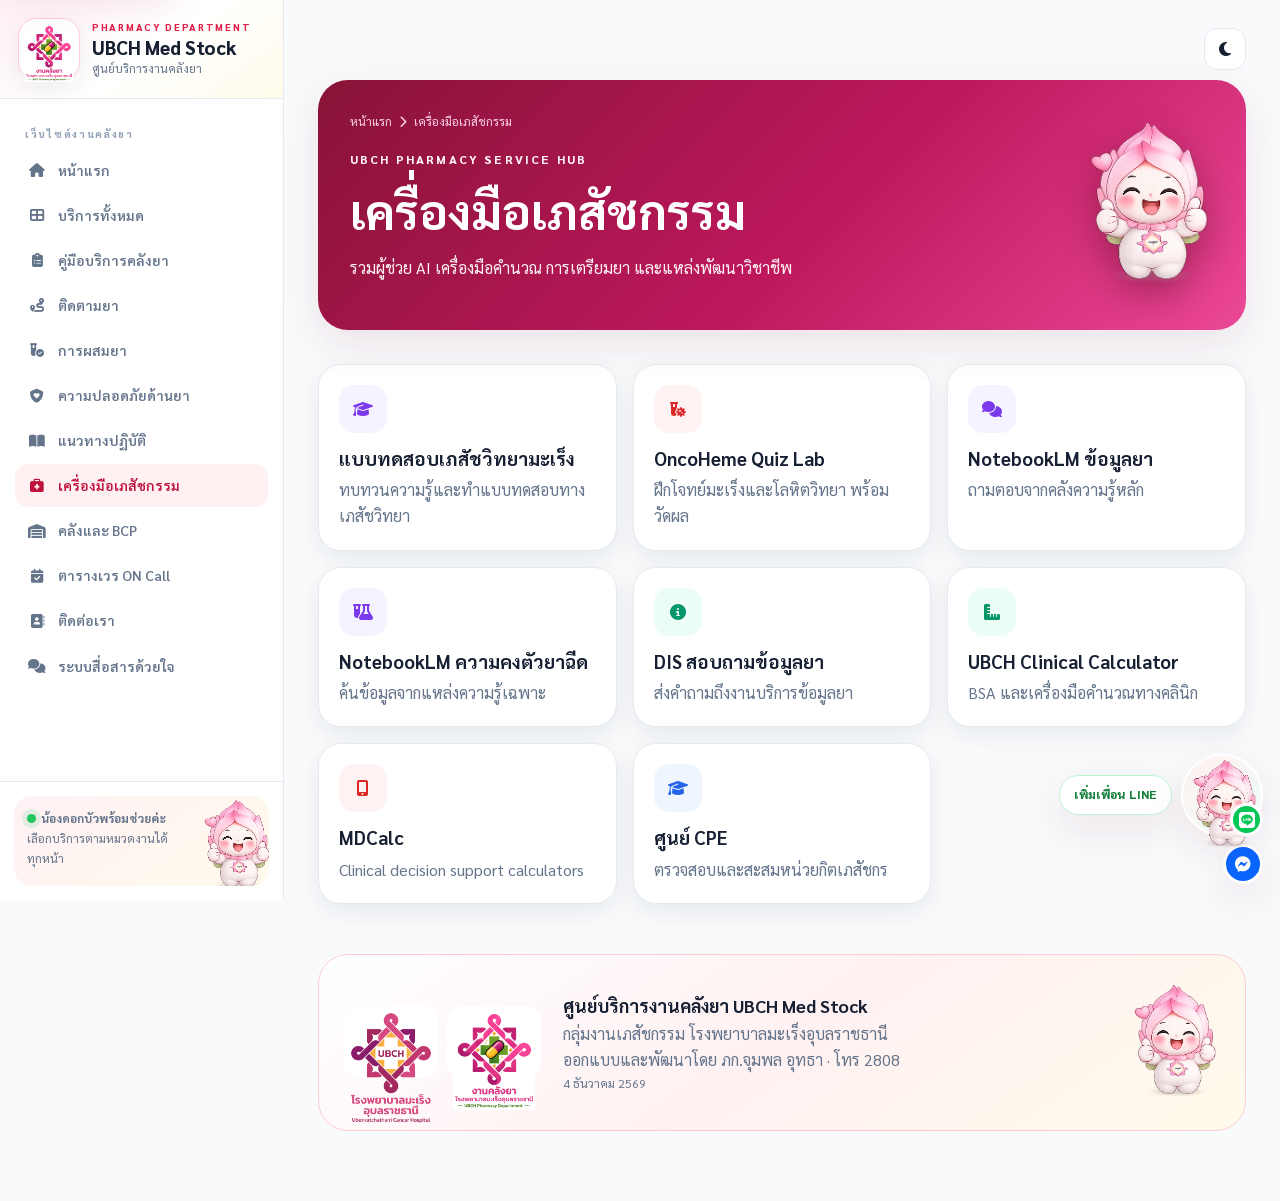
<file: tools.html>
<!DOCTYPE html><html lang="th"><head><meta charset="UTF-8"><meta name="viewport" content="width=device-width,initial-scale=1"><meta name="theme-color" content="#be185d"><meta name="description" content="รวม AI เครื่องมือคำนวณ และแหล่งข้อมูลเภสัชกรรม"><title>เครื่องมือเภสัชกรรม | UBCH Med Stock</title><link rel="icon" href="assets/favicon.png"><link rel="preconnect" href="https://fonts.googleapis.com"><link rel="preconnect" href="https://fonts.gstatic.com" crossorigin><link href="https://fonts.googleapis.com/css2?family=Sarabun:wght@300;400;500;600;700;800&display=swap" rel="stylesheet"><link rel="stylesheet" href="https://cdnjs.cloudflare.com/ajax/libs/font-awesome/6.5.2/css/all.min.css"><link rel="stylesheet" href="assets/styles.css"></head><body><div class="shell">
<a class="skip-link" href="#main-content">ข้ามไปยังเนื้อหาหลัก</a>
<aside class="sidebar">
  <div class="side-brand"><div class="brand-row"><div class="brand-icon"><img src="assets/pharmacy-logo.png" alt="ตรางานคลังยา"></div><div><p class="eyebrow">Pharmacy Department</p><div class="brand-title">UBCH Med Stock</div><div class="brand-sub">ศูนย์บริการงานคลังยา</div></div></div></div>
  <nav class="side-nav" aria-label="เมนูหลัก"><div class="nav-label">เว็บไซต์งานคลังยา</div><div data-nav-desktop></div></nav>
  <div class="side-footer"><div class="mascot-mini"><p><span class="status-dot"></span><strong>น้องดอกบัวพร้อมช่วยค่ะ</strong><br>เลือกบริการตามหมวดงานได้ทุกหน้า</p><img src="assets/mascot.png" alt="น้องดอกบัว"></div></div>
</aside>
<header class="mobile-head"><div class="mobile-brand"><button class="icon-btn" data-open-drawer aria-label="เปิดเมนู"><i class="fa-solid fa-bars"></i></button><img src="assets/pharmacy-logo.png" alt="โลโก้งานคลังยา"><div><strong>UBCH Med Stock</strong><div class="brand-sub">ศูนย์บริการงานคลังยา</div></div></div><button class="icon-btn" data-theme aria-label="สลับโหมดสี"><i class="fa-solid fa-moon"></i></button></header>
<div id="drawer" class="mobile-drawer"><div class="drawer-mask" data-close-drawer></div><div class="drawer-panel"><div class="drawer-top"><div class="drawer-brand"><img src="assets/pharmacy-logo.png"><div><strong>UBCH Med Stock</strong><div class="brand-sub">เลือกหน้าที่ต้องการ</div></div></div><button class="icon-btn" data-close-drawer><i class="fa-solid fa-xmark"></i></button></div><nav data-nav-mobile></nav></div></div>
<div class="main"><div class="container"><div class="top-actions"><button class="icon-btn" data-theme aria-label="สลับโหมดสี"><i class="fa-solid fa-moon"></i></button></div><main id="main-content"><section class="page-hero"><div class="page-hero-grid"><div><div class="crumbs"><a href="index.html">หน้าแรก</a><i class="fa-solid fa-chevron-right"></i><span>เครื่องมือเภสัชกรรม</span></div><p class="hero-kicker">UBCH Pharmacy Service Hub</p><h1>เครื่องมือเภสัชกรรม</h1><p>รวมผู้ช่วย AI เครื่องมือคำนวณ การเตรียมยา และแหล่งพัฒนาวิชาชีพ</p></div><img src="assets/mascot.png" alt="น้องดอกบัว"></div></section>
<section class="section"><div class="grid grid-3"><a class="card hover" href="pharmacology-quiz.html"><span class="icon-box violet"><i class="fa-solid fa-graduation-cap"></i></span><h3>แบบทดสอบเภสัชวิทยามะเร็ง</h3><p>ทบทวนความรู้และทำแบบทดสอบทางเภสัชวิทยา</p></a><a class="card hover" href="oncoheme-quiz.html"><span class="icon-box red"><i class="fa-solid fa-vial-virus"></i></span><h3>OncoHeme Quiz Lab</h3><p>ฝึกโจทย์มะเร็งและโลหิตวิทยา พร้อมวัดผล</p></a><a class="card hover" target="_blank" rel="noopener" href="https://notebooklm.google.com/notebook/514dc3ba-67f3-429b-b162-7424f4bc1949"><span class="icon-box violet"><i class="fa-solid fa-comments"></i></span><h3>NotebookLM ข้อมูลยา</h3><p>ถามตอบจากคลังความรู้หลัก</p></a><a class="card hover" target="_blank" rel="noopener" href="https://notebooklm.google.com/notebook/9c99eb86-4f20-49f9-b027-c39c1bfb20cf/preview"><span class="icon-box violet"><i class="fa-solid fa-flask-vial"></i></span><h3>NotebookLM ความคงตัวยาฉีด</h3><p>ค้นข้อมูลจากแหล่งความรู้เฉพาะ</p></a><a class="card hover" target="_blank" rel="noopener" href="https://goo.gl/forms/ijzWTY3hPQPZHoEJ2"><span class="icon-box green"><i class="fa-solid fa-circle-info"></i></span><h3>DIS สอบถามข้อมูลยา</h3><p>ส่งคำถามถึงงานบริการข้อมูลยา</p></a><a class="card hover" target="_blank" rel="noopener" href="https://jumpon097.github.io/ubchcalculator/"><span class="icon-box green"><i class="fa-solid fa-ruler-combined"></i></span><h3>UBCH Clinical Calculator</h3><p>BSA และเครื่องมือคำนวณทางคลินิก</p></a><a class="card hover" target="_blank" rel="noopener" href="https://www.mdcalc.com/"><span class="icon-box red"><i class="fa-solid fa-mobile-screen-button"></i></span><h3>MDCalc</h3><p>Clinical decision support calculators</p></a><a class="card hover" target="_blank" rel="noopener" href="http://ccpe.pharmacycouncil.org/index.php"><span class="icon-box blue"><i class="fa-solid fa-graduation-cap"></i></span><h3>ศูนย์ CPE</h3><p>ตรวจสอบและสะสมหน่วยกิตเภสัชกร</p></a></div></section>
<footer class="footer"><div class="footer-grid"><div class="footer-logos"><div class="footer-logo"><img src="assets/hospital-logo.png" alt="โรงพยาบาลมะเร็งอุบลราชธานี"></div><div class="footer-logo"><img src="assets/pharmacy-logo.png" alt="งานคลังยา"></div></div><div><strong>ศูนย์บริการงานคลังยา UBCH Med Stock</strong><p>กลุ่มงานเภสัชกรรม โรงพยาบาลมะเร็งอุบลราชธานี</p><p>ออกแบบและพัฒนาโดย ภก.จุมพล อุทธา · โทร 2808</p><p class="meta" data-date></p></div><img class="footer-mascot" src="assets/mascot.png" alt="น้องดอกบัว"></div></footer>
<div class="floating-stack"><a class="float-contact" href="https://lin.ee/oKDQeVq" target="_blank" rel="noopener noreferrer" aria-label="เพิ่มเพื่อน LINE งานคลังยา"><span class="float-label">เพิ่มเพื่อน LINE</span><span class="float-mascot"><img src="assets/mascot.png" alt="น้องดอกบัว"><span class="float-badge"><i class="fa-brands fa-line"></i></span></span></a><a class="messenger-small" href="https://m.me/pharmacyubcc" target="_blank" rel="noopener noreferrer" aria-label="Messenger"><i class="fa-brands fa-facebook-messenger"></i></a></div>
</main></div></div><script src="assets/services-data.js"></script><script src="assets/app.js"></script></body></html>
</file>
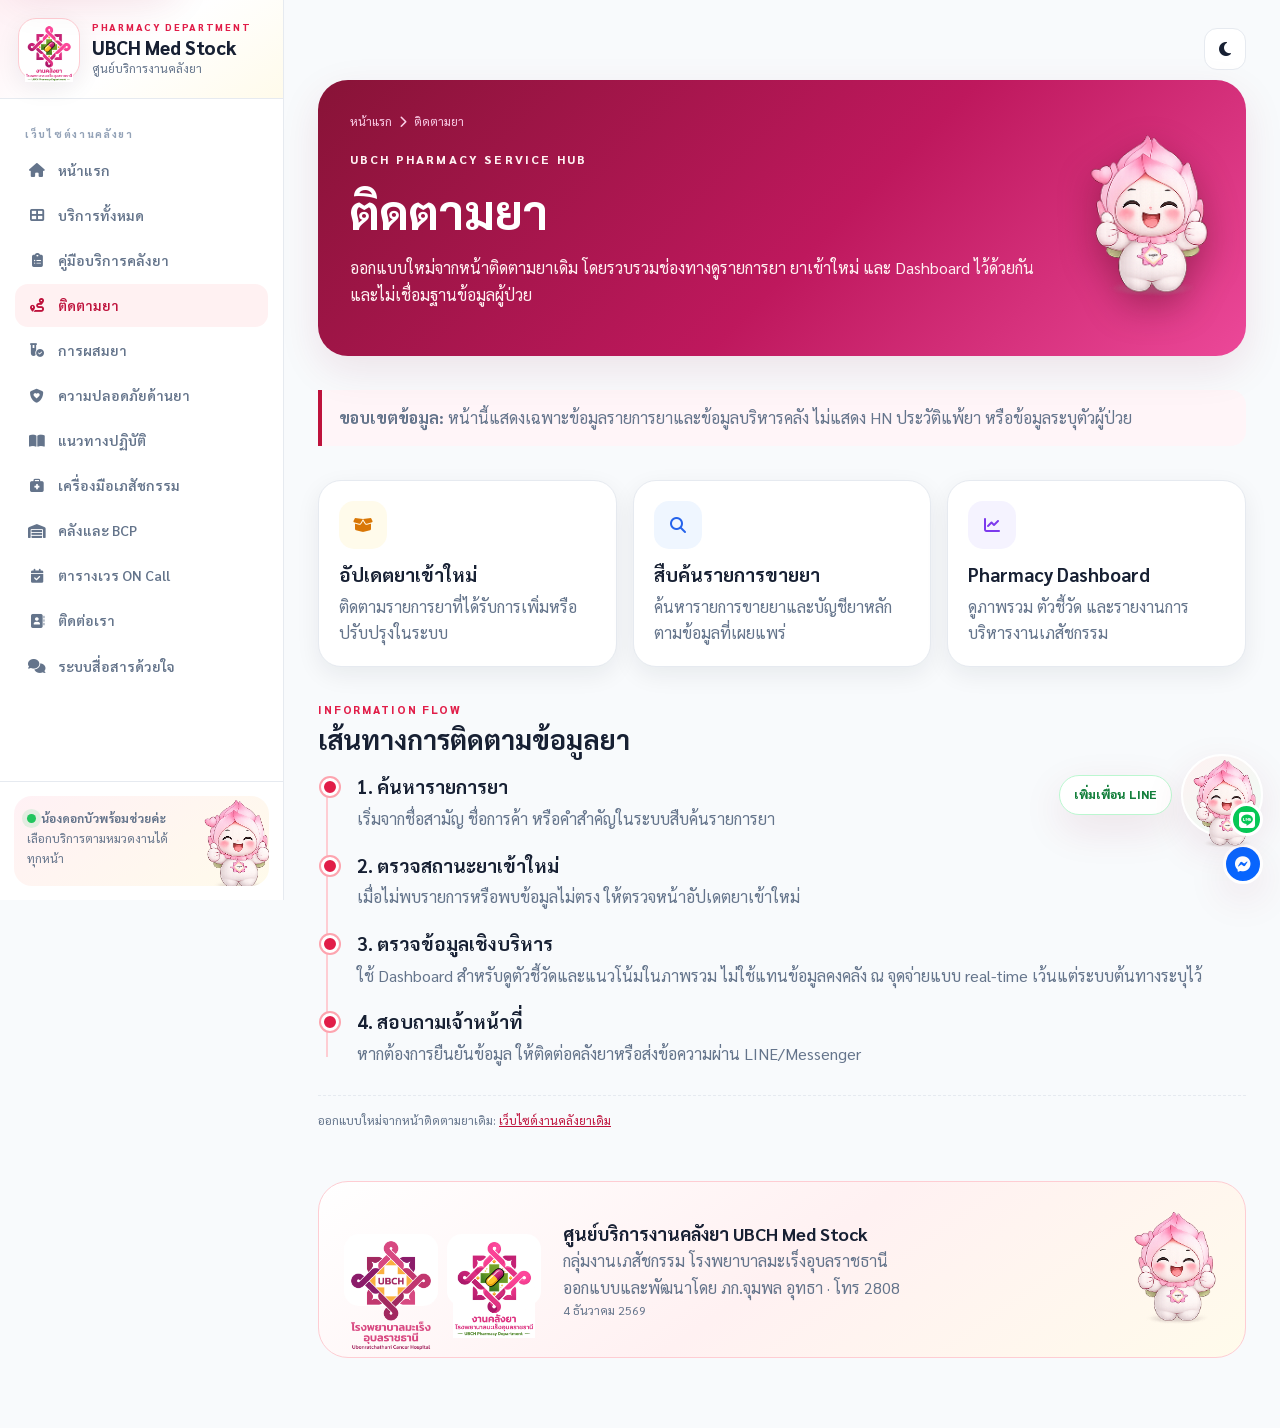
<file: tracking.html>
<!DOCTYPE html><html lang="th"><head><meta charset="UTF-8"><meta name="viewport" content="width=device-width,initial-scale=1"><meta name="theme-color" content="#be185d"><meta name="description" content="ศูนย์ติดตามรายการยาและข้อมูลคลังยา"><title>ติดตามยา | UBCH Med Stock</title><link rel="icon" href="assets/favicon.png"><link rel="preconnect" href="https://fonts.googleapis.com"><link rel="preconnect" href="https://fonts.gstatic.com" crossorigin><link href="https://fonts.googleapis.com/css2?family=Sarabun:wght@300;400;500;600;700;800&display=swap" rel="stylesheet"><link rel="stylesheet" href="https://cdnjs.cloudflare.com/ajax/libs/font-awesome/6.5.2/css/all.min.css"><link rel="stylesheet" href="assets/styles.css"></head><body><div class="shell">
<a class="skip-link" href="#main-content">ข้ามไปยังเนื้อหาหลัก</a>
<aside class="sidebar">
  <div class="side-brand"><div class="brand-row"><div class="brand-icon"><img src="assets/pharmacy-logo.png" alt="ตรางานคลังยา"></div><div><p class="eyebrow">Pharmacy Department</p><div class="brand-title">UBCH Med Stock</div><div class="brand-sub">ศูนย์บริการงานคลังยา</div></div></div></div>
  <nav class="side-nav" aria-label="เมนูหลัก"><div class="nav-label">เว็บไซต์งานคลังยา</div><div data-nav-desktop></div></nav>
  <div class="side-footer"><div class="mascot-mini"><p><span class="status-dot"></span><strong>น้องดอกบัวพร้อมช่วยค่ะ</strong><br>เลือกบริการตามหมวดงานได้ทุกหน้า</p><img src="assets/mascot.png" alt="น้องดอกบัว"></div></div>
</aside>
<header class="mobile-head"><div class="mobile-brand"><button class="icon-btn" data-open-drawer aria-label="เปิดเมนู"><i class="fa-solid fa-bars"></i></button><img src="assets/pharmacy-logo.png" alt="โลโก้งานคลังยา"><div><strong>UBCH Med Stock</strong><div class="brand-sub">ศูนย์บริการงานคลังยา</div></div></div><button class="icon-btn" data-theme aria-label="สลับโหมดสี"><i class="fa-solid fa-moon"></i></button></header>
<div id="drawer" class="mobile-drawer"><div class="drawer-mask" data-close-drawer></div><div class="drawer-panel"><div class="drawer-top"><div class="drawer-brand"><img src="assets/pharmacy-logo.png"><div><strong>UBCH Med Stock</strong><div class="brand-sub">เลือกหน้าที่ต้องการ</div></div></div><button class="icon-btn" data-close-drawer><i class="fa-solid fa-xmark"></i></button></div><nav data-nav-mobile></nav></div></div>
<div class="main"><div class="container"><div class="top-actions"><button class="icon-btn" data-theme aria-label="สลับโหมดสี"><i class="fa-solid fa-moon"></i></button></div><main id="main-content"><section class="page-hero"><div class="page-hero-grid"><div><div class="crumbs"><a href="index.html">หน้าแรก</a><i class="fa-solid fa-chevron-right"></i><span>ติดตามยา</span></div><p class="hero-kicker">UBCH Pharmacy Service Hub</p><h1>ติดตามยา</h1><p>ออกแบบใหม่จากหน้าติดตามยาเดิม โดยรวบรวมช่องทางดูรายการยา ยาเข้าใหม่ และ Dashboard ไว้ด้วยกัน และไม่เชื่อมฐานข้อมูลผู้ป่วย</p></div><img src="assets/mascot.png" alt="น้องดอกบัว"></div></section>
<section class="section"><div class="privacy-note"><strong>ขอบเขตข้อมูล:</strong> หน้านี้แสดงเฉพาะข้อมูลรายการยาและข้อมูลบริหารคลัง ไม่แสดง HN ประวัติแพ้ยา หรือข้อมูลระบุตัวผู้ป่วย</div></section>
<section class="section"><div class="grid grid-3"><a class="card hover" target="_blank" rel="noopener" href="https://lookerstudio.google.com/embed/reporting/9210465b-7954-4170-b244-15f09ca008d0/page/Ju0EE"><span class="icon-box amber"><i class="fa-solid fa-box-open"></i></span><h3>อัปเดตยาเข้าใหม่</h3><p>ติดตามรายการยาที่ได้รับการเพิ่มหรือปรับปรุงในระบบ</p></a><a class="card hover" target="_blank" rel="noopener" href="https://lookerstudio.google.com/embed/reporting/e43f1c82-a6ed-4599-99b5-e2910dc608af/page/c155C"><span class="icon-box blue"><i class="fa-solid fa-magnifying-glass"></i></span><h3>สืบค้นรายการขายยา</h3><p>ค้นหารายการขายยาและบัญชียาหลักตามข้อมูลที่เผยแพร่</p></a><a class="card hover" target="_blank" rel="noopener" href="https://script.google.com/macros/s/AKfycbzFYa0b0KYPTeYzdLlS-nhVzqcQ8TDxQ4ij-4rGtuordNMt6Vol86IJuf2HKBkNRhNe/exec"><span class="icon-box violet"><i class="fa-solid fa-chart-line"></i></span><h3>Pharmacy Dashboard</h3><p>ดูภาพรวม ตัวชี้วัด และรายงานการบริหารงานเภสัชกรรม</p></a></div></section>
<section class="section"><div class="section-heading"><div><div class="section-kicker">Information flow</div><h2>เส้นทางการติดตามข้อมูลยา</h2></div></div><div class="timeline"><div class="timeline-item"><h3>1. ค้นหารายการยา</h3><p>เริ่มจากชื่อสามัญ ชื่อการค้า หรือคำสำคัญในระบบสืบค้นรายการยา</p></div><div class="timeline-item"><h3>2. ตรวจสถานะยาเข้าใหม่</h3><p>เมื่อไม่พบรายการหรือพบข้อมูลไม่ตรง ให้ตรวจหน้าอัปเดตยาเข้าใหม่</p></div><div class="timeline-item"><h3>3. ตรวจข้อมูลเชิงบริหาร</h3><p>ใช้ Dashboard สำหรับดูตัวชี้วัดและแนวโน้มในภาพรวม ไม่ใช้แทนข้อมูลคงคลัง ณ จุดจ่ายแบบ real-time เว้นแต่ระบบต้นทางระบุไว้</p></div><div class="timeline-item"><h3>4. สอบถามเจ้าหน้าที่</h3><p>หากต้องการยืนยันข้อมูล ให้ติดต่อคลังยาหรือส่งข้อความผ่าน LINE/Messenger</p></div></div></section>
<div class="source-note">ออกแบบใหม่จากหน้าติดตามยาเดิม: <a target="_blank" rel="noopener" href="https://sites.google.com/site/ubccmedstock/%E0%B8%95%E0%B8%94%E0%B8%95%E0%B8%B2%E0%B8%A1%E0%B8%A2%E0%B8%B2">เว็บไซต์งานคลังยาเดิม</a></div>
<footer class="footer"><div class="footer-grid"><div class="footer-logos"><div class="footer-logo"><img src="assets/hospital-logo.png" alt="โรงพยาบาลมะเร็งอุบลราชธานี"></div><div class="footer-logo"><img src="assets/pharmacy-logo.png" alt="งานคลังยา"></div></div><div><strong>ศูนย์บริการงานคลังยา UBCH Med Stock</strong><p>กลุ่มงานเภสัชกรรม โรงพยาบาลมะเร็งอุบลราชธานี</p><p>ออกแบบและพัฒนาโดย ภก.จุมพล อุทธา · โทร 2808</p><p class="meta" data-date></p></div><img class="footer-mascot" src="assets/mascot.png" alt="น้องดอกบัว"></div></footer>
<div class="floating-stack"><a class="float-contact" href="https://lin.ee/oKDQeVq" target="_blank" rel="noopener noreferrer" aria-label="เพิ่มเพื่อน LINE งานคลังยา"><span class="float-label">เพิ่มเพื่อน LINE</span><span class="float-mascot"><img src="assets/mascot.png" alt="น้องดอกบัว"><span class="float-badge"><i class="fa-brands fa-line"></i></span></span></a><a class="messenger-small" href="https://m.me/pharmacyubcc" target="_blank" rel="noopener noreferrer" aria-label="Messenger"><i class="fa-brands fa-facebook-messenger"></i></a></div>
</main></div></div><script src="assets/services-data.js"></script><script src="assets/app.js"></script></body></html>
</file>
<file: assets/styles.css>
/* UBCH Med Stock — Lotus Theme */
:root{
  --rose-950:#4c0519;--rose-900:#881337;--rose-800:#9f1239;--rose-700:#be123c;--rose-600:#e11d48;
  --pink-500:#ec4899;--pink-100:#fce7f3;--amber-400:#fbbf24;--green-600:#16a34a;
  --ink:#172033;--muted:#64748b;--line:#e6eaf0;--bg:#f8fafc;--card:#fff;--soft:#fff5f8;
  --shadow:0 14px 40px rgba(136,19,55,.10);--shadow-sm:0 8px 24px rgba(15,23,42,.07);
}
html.dark{--ink:#f8fafc;--muted:#a8b3c5;--line:#273244;--bg:#07111f;--card:#111c2c;--soft:#25101b;--shadow:0 14px 40px rgba(0,0,0,.28);--shadow-sm:0 8px 24px rgba(0,0,0,.25)}
*{box-sizing:border-box}html{scroll-behavior:smooth}body{margin:0;background:var(--bg);color:var(--ink);font-family:'Sarabun',system-ui,sans-serif;line-height:1.65;-webkit-font-smoothing:antialiased}a{color:inherit;text-decoration:none}button,input{font:inherit}img{max-width:100%;display:block}::selection{background:#fecdd3;color:#881337}
.skip-link{position:fixed;left:12px;top:-60px;z-index:999;background:#fff;color:#9f1239;padding:10px 14px;border-radius:10px;box-shadow:var(--shadow)}.skip-link:focus{top:12px}
.shell{min-height:100vh}.sidebar{position:fixed;inset:0 auto 0 0;width:284px;background:var(--card);border-right:1px solid var(--line);z-index:50;display:flex;flex-direction:column}.side-brand{padding:18px;border-bottom:1px solid var(--line);background:linear-gradient(145deg,#fff1f5,#fff,#fffbeb)}html.dark .side-brand{background:linear-gradient(145deg,#28101b,#111c2c)}.brand-row{display:flex;align-items:center;gap:12px}.brand-icon{width:62px;height:62px;background:#fff;border:1px solid #fecdd3;border-radius:18px;padding:6px;display:grid;place-items:center;box-shadow:var(--shadow-sm)}.brand-icon img{width:100%;height:100%;object-fit:contain}.eyebrow{margin:0;font-size:10px;font-weight:800;text-transform:uppercase;letter-spacing:.17em;color:#e11d48}.brand-title{font-size:19px;font-weight:800;line-height:1.2}.brand-sub{font-size:12px;color:var(--muted)}.side-nav{padding:15px;overflow-y:auto;flex:1}.nav-label{font-size:10px;text-transform:uppercase;letter-spacing:.17em;color:#94a3b8;font-weight:800;margin:12px 10px 6px}.nav-link{display:flex;align-items:center;gap:11px;padding:10px 12px;border-radius:13px;color:var(--muted);font-weight:600;font-size:14px;margin:2px 0;transition:.18s}.nav-link i{width:20px;text-align:center}.nav-link:hover,.nav-link.active{background:#fff1f2;color:#be123c}.side-footer{border-top:1px solid var(--line);padding:14px}.mascot-mini{position:relative;overflow:hidden;border-radius:18px;background:linear-gradient(145deg,#fff1f5,#fffbeb);padding:13px;min-height:90px}.mascot-mini img{position:absolute;right:-4px;bottom:-10px;height:100px}.mascot-mini p{position:relative;margin:0;padding-right:75px;font-size:12px;color:var(--muted)}.status-dot{display:inline-block;width:9px;height:9px;border-radius:50%;background:#22c55e;margin-right:5px;box-shadow:0 0 0 5px rgba(34,197,94,.13)}
.main{margin-left:284px}.mobile-head{display:none;position:sticky;top:0;z-index:45;background:rgba(255,255,255,.88);backdrop-filter:blur(16px);border-bottom:1px solid var(--line);padding:10px 14px}.dark .mobile-head{background:rgba(7,17,31,.88)}.mobile-brand{display:flex;align-items:center;gap:10px;min-width:0}.mobile-brand img{width:42px;height:42px;object-fit:contain;background:#fff;border-radius:12px;padding:3px}.icon-btn{width:42px;height:42px;border-radius:13px;border:1px solid var(--line);background:var(--card);color:var(--ink);cursor:pointer}.mobile-drawer{display:none;position:fixed;inset:0;z-index:80}.mobile-drawer.open{display:block}.drawer-mask{position:absolute;inset:0;background:rgba(2,6,23,.58);backdrop-filter:blur(3px)}.drawer-panel{position:absolute;inset:0 auto 0 0;width:min(88%,370px);background:var(--card);padding:16px;overflow:auto;box-shadow:0 20px 80px #0006}.drawer-top{display:flex;justify-content:space-between;align-items:center;margin-bottom:15px}.drawer-brand{display:flex;gap:10px;align-items:center}.drawer-brand img{width:54px;height:54px;object-fit:contain;background:white;border-radius:15px;padding:4px}
.container{max-width:1460px;margin:auto;padding:28px 34px 70px}.top-actions{display:flex;justify-content:flex-end;margin-bottom:10px}.hero{position:relative;overflow:hidden;border-radius:34px;padding:38px;background:linear-gradient(135deg,#9f1239 0%,#be185d 48%,#ec4899 100%);color:#fff;box-shadow:var(--shadow);min-height:390px}.hero:before,.hero:after{content:'';position:absolute;border-radius:50%;filter:blur(12px)}.hero:before{width:320px;height:320px;background:#fbbf2440;right:-90px;top:-130px}.hero:after{width:280px;height:280px;background:#c4b5fd35;left:30%;bottom:-180px}.hero-grid{position:relative;display:grid;grid-template-columns:1.18fr .82fr;gap:30px;align-items:center}.logo-pair{display:flex;gap:10px;flex-wrap:wrap}.logo-box{width:114px;height:72px;background:#fff;border-radius:17px;padding:7px;display:grid;place-items:center;border:1px solid #ffffff55;box-shadow:0 10px 24px #4c051940}.logo-box img{width:100%;height:100%;object-fit:contain}.hero-kicker{font-size:12px;letter-spacing:.18em;text-transform:uppercase;font-weight:800;color:#fbcfe8;margin-top:18px}.hero h1{font-size:clamp(32px,4vw,58px);line-height:1.15;margin:8px 0 12px}.hero p{max-width:760px;color:#fff1f2}.hero-actions{display:flex;gap:10px;flex-wrap:wrap;margin-top:24px}.btn{display:inline-flex;align-items:center;justify-content:center;gap:9px;padding:12px 17px;border-radius:13px;border:1px solid transparent;font-weight:800;cursor:pointer;transition:.18s}.btn:hover{transform:translateY(-2px)}.btn-light{background:#fff;color:#be123c;box-shadow:0 8px 20px #4c051933}.btn-glass{background:#ffffff18;border-color:#ffffff38;color:#fff}.btn-primary{background:#be123c;color:#fff}.btn-outline{border-color:var(--line);background:var(--card);color:var(--ink)}.hero-card{position:relative;background:rgba(255,255,255,.95);color:#172033;border-radius:28px;min-height:305px;padding:22px;overflow:hidden;box-shadow:0 20px 50px #4c051944}.dark .hero-card{background:rgba(17,28,44,.95);color:#fff}.hero-card-content{display:flex;align-items:flex-end;justify-content:space-between;height:100%;min-height:270px}.hero-mascot{height:265px;object-fit:contain;filter:drop-shadow(0 16px 18px rgba(76,5,25,.25));animation:float 4.6s ease-in-out infinite}@keyframes float{50%{transform:translateY(-8px) rotate(1deg)}}.metric-row{display:grid;grid-template-columns:1fr 1fr;gap:8px;margin-top:15px}.metric{border-radius:13px;background:#fff1f2;padding:10px}.dark .metric{background:#3a1523}.metric strong{font-size:24px;color:#be123c}.dark .metric strong{color:#fda4af}.metric span{display:block;font-size:10px;color:var(--muted)}
.page-hero{position:relative;overflow:hidden;border-radius:30px;padding:32px;background:linear-gradient(135deg,#881337,#be185d 55%,#ec4899);color:white;box-shadow:var(--shadow)}.page-hero-grid{display:grid;grid-template-columns:1fr auto;align-items:center;gap:20px}.page-hero h1{margin:5px 0 7px;font-size:clamp(30px,4vw,48px);line-height:1.2}.page-hero p{max-width:850px;color:#fff1f2}.page-hero img{height:180px;filter:drop-shadow(0 14px 18px #4c051966)}.crumbs{font-size:12px;color:#fbcfe8;display:flex;gap:7px;align-items:center}.crumbs a:hover{text-decoration:underline}
.section{margin-top:34px}.section-heading{display:flex;align-items:end;justify-content:space-between;gap:14px;margin-bottom:14px}.section-heading h2{margin:2px 0;font-size:27px;line-height:1.25}.section-heading p{margin:0;color:var(--muted)}.section-kicker{text-transform:uppercase;letter-spacing:.17em;font-size:11px;color:#e11d48;font-weight:800}.grid{display:grid;gap:16px}.grid-2{grid-template-columns:repeat(2,minmax(0,1fr))}.grid-3{grid-template-columns:repeat(3,minmax(0,1fr))}.grid-4{grid-template-columns:repeat(4,minmax(0,1fr))}.card{background:var(--card);border:1px solid var(--line);border-radius:23px;padding:20px;box-shadow:var(--shadow-sm)}.card.hover{transition:.18s}.card.hover:hover{transform:translateY(-4px);border-color:#fda4af;box-shadow:var(--shadow)}.card h3,.card h4{margin:0 0 6px;line-height:1.35}.card p{color:var(--muted);margin:0}.icon-box{width:48px;height:48px;border-radius:15px;display:grid;place-items:center;background:#fff1f2;color:#e11d48;margin-bottom:13px}.icon-box.green{background:#ecfdf5;color:#059669}.icon-box.amber{background:#fffbeb;color:#d97706}.icon-box.blue{background:#eff6ff;color:#2563eb}.icon-box.violet{background:#f5f3ff;color:#7c3aed}.icon-box.red{background:#fef2f2;color:#dc2626}.tag{display:inline-flex;align-items:center;border-radius:99px;padding:3px 9px;font-size:10px;font-weight:800;background:#fff1f2;color:#be123c}.meta{font-size:12px;color:var(--muted)}.card-actions{display:flex;gap:8px;flex-wrap:wrap;margin-top:16px}.card .btn{font-size:13px;padding:9px 12px}.notice{display:flex;gap:13px;align-items:flex-start;border:1px solid #fde68a;background:#fffbeb;border-radius:20px;padding:17px;color:#78350f}.dark .notice{background:#2c210b;color:#fde68a;border-color:#854d0e}.notice i{font-size:20px;margin-top:2px}.notice p{margin:0}.info{border-color:#bae6fd;background:#f0f9ff;color:#0c4a6e}.dark .info{background:#082f49;color:#bae6fd;border-color:#075985}.danger{border-color:#fecaca;background:#fef2f2;color:#7f1d1d}.dark .danger{background:#3a1218;color:#fecaca;border-color:#991b1b}
.search-wrap{max-width:950px;margin:-23px auto 0;position:relative;z-index:10;padding:0 12px}.search-box{display:flex;align-items:center;gap:11px;background:var(--card);border:1px solid var(--line);border-radius:20px;padding:12px;box-shadow:var(--shadow)}.search-box input{border:0;outline:0;background:transparent;color:var(--ink);font-size:16px;width:100%}.search-symbol{width:42px;height:42px;border-radius:13px;background:#fff1f2;color:#e11d48;display:grid;place-items:center}.chips{display:flex;gap:8px;overflow:auto;padding-bottom:5px}.chip{white-space:nowrap;border:1px solid var(--line);background:var(--card);color:var(--muted);border-radius:99px;padding:8px 13px;font-weight:700;cursor:pointer}.chip.active{background:#be123c;color:white;border-color:#be123c}.services-grid{display:grid;grid-template-columns:repeat(4,minmax(0,1fr));gap:15px}.service-card{background:var(--card);border:1px solid var(--line);border-radius:22px;padding:18px;box-shadow:var(--shadow-sm);display:flex;flex-direction:column;min-height:205px;transition:.18s}.service-card:hover{transform:translateY(-4px);border-color:#fda4af;box-shadow:var(--shadow)}.service-top{display:flex;gap:12px;align-items:flex-start}.service-top .icon-box{margin:0;flex:0 0 auto}.service-card h3{font-size:16px;margin:0 0 3px;line-height:1.4}.service-card p{font-size:13px;color:var(--muted);margin:0}.service-footer{margin-top:auto;padding-top:17px;display:flex;align-items:center;justify-content:space-between;gap:8px}.service-footer .btn{padding:8px 11px;font-size:12px}.hidden{display:none!important}.category-panel{border-radius:28px;border:1px solid var(--line);overflow:hidden;background:var(--card);margin-top:22px}.category-head{padding:18px 20px;background:linear-gradient(90deg,#be123c,#ec4899);color:white;display:flex;align-items:center;gap:13px}.category-head.violet{background:linear-gradient(90deg,#7c3aed,#4f46e5)}.category-head.red{background:linear-gradient(90deg,#dc2626,#f97316)}.category-head.green{background:linear-gradient(90deg,#059669,#0d9488)}.category-head.amber{background:linear-gradient(90deg,#d97706,#f97316)}.category-head.blue{background:linear-gradient(90deg,#0284c7,#2563eb)}.category-body{padding:17px}.category-title{font-size:21px;font-weight:800}.category-desc{font-size:13px;color:#fff9}.category-count{margin-left:auto;background:#ffffff22;border-radius:99px;padding:5px 10px;font-size:11px;font-weight:800}
.steps{counter-reset:step;display:grid;gap:14px}.step{position:relative;background:var(--card);border:1px solid var(--line);border-radius:21px;padding:18px 18px 18px 74px;box-shadow:var(--shadow-sm)}.step:before{counter-increment:step;content:counter(step);position:absolute;left:18px;top:18px;width:40px;height:40px;border-radius:13px;background:linear-gradient(135deg,#be123c,#ec4899);color:white;display:grid;place-items:center;font-weight:900}.step h3{margin:0 0 5px}.step p{margin:0;color:var(--muted)}.timeline{position:relative;padding-left:25px}.timeline:before{content:'';position:absolute;left:8px;top:10px;bottom:10px;width:2px;background:#fecdd3}.timeline-item{position:relative;margin:0 0 17px;padding:0 0 0 14px}.timeline-item:before{content:'';position:absolute;left:-22px;top:7px;width:12px;height:12px;border-radius:50%;background:#e11d48;border:3px solid #fff;box-shadow:0 0 0 2px #fda4af}.timeline-item h3{margin:0}.timeline-item p{margin:4px 0;color:var(--muted)}.doc-row{display:flex;align-items:center;gap:13px;background:var(--card);border:1px solid var(--line);padding:15px;border-radius:17px;margin:9px 0}.doc-row .icon-box{margin:0}.doc-row .grow{flex:1}.doc-row h3{margin:0;font-size:15px}.doc-row p{margin:2px 0 0;color:var(--muted);font-size:12px}.table-wrap{overflow:auto;border:1px solid var(--line);border-radius:20px;background:var(--card)}table{width:100%;border-collapse:collapse;min-width:650px}th,td{text-align:left;padding:13px;border-bottom:1px solid var(--line);vertical-align:top}th{background:#fff1f2;color:#9f1239;font-size:13px}.dark th{background:#33131f;color:#fda4af}td{font-size:14px}.contact-card{display:flex;gap:14px;align-items:flex-start}.contact-card .icon-box{margin:0}.contact-card a{color:#be123c;font-weight:700}.ratio-box{display:grid;grid-template-columns:repeat(4,1fr);gap:12px}.field label{font-size:12px;font-weight:700;color:var(--muted);display:block;margin-bottom:4px}.field input{width:100%;padding:11px 12px;border:1px solid var(--line);border-radius:12px;background:var(--bg);color:var(--ink);outline:none}.result-box{background:linear-gradient(135deg,#fff1f2,#fffbeb);border:1px solid #fecdd3;border-radius:18px;padding:18px}.dark .result-box{background:linear-gradient(135deg,#32131f,#2a210e)}.result-value{font-size:34px;font-weight:900;color:#be123c}
.footer{margin-top:50px;border:1px solid #fecdd3;border-radius:30px;background:linear-gradient(145deg,#fff,#fff1f2,#fffbeb);padding:25px}.dark .footer{background:linear-gradient(145deg,#111c2c,#25101b);border-color:#3c2631}.footer-grid{display:grid;grid-template-columns:auto 1fr auto;gap:22px;align-items:center}.footer-logos{display:flex;gap:9px}.footer-logo{width:94px;height:72px;background:white;border-radius:15px;padding:6px;display:grid;place-items:center}.footer-logo img{height:100%;width:100%;object-fit:contain}.footer-mascot{height:125px}.footer p{margin:0;color:var(--muted)}.footer strong{font-size:18px}.floating-stack{position:fixed;right:17px;bottom:16px;z-index:60;display:flex;flex-direction:column;align-items:flex-end;gap:8px}.float-contact{display:flex;align-items:center;gap:9px}.float-label{background:var(--card);border:1px solid #bbf7d0;color:#15803d;border-radius:99px;padding:9px 14px;font-size:12px;font-weight:800;box-shadow:var(--shadow)}.float-mascot{position:relative;width:82px;height:82px;border-radius:50%;background:linear-gradient(145deg,#fff1f2,#ecfdf5);border:2px solid white;box-shadow:var(--shadow);display:grid;place-items:end;transition:.18s}.float-mascot:hover{transform:translateY(-4px) scale(1.03)}.float-mascot img{height:98px;max-width:none}.float-badge{position:absolute;right:-2px;bottom:-2px;width:33px;height:33px;border-radius:50%;border:3px solid #fff;background:#06c755;color:white;display:grid;place-items:center;font-size:16px}.messenger-small{width:40px;height:40px;border-radius:50%;display:grid;place-items:center;background:#0866ff;color:white;border:3px solid white;box-shadow:var(--shadow)}
.source-note{margin-top:28px;border-top:1px dashed var(--line);padding-top:15px;font-size:12px;color:var(--muted)}.source-note a{color:#be123c;text-decoration:underline}.privacy-note{border-left:4px solid #be123c;background:var(--soft);padding:15px 17px;border-radius:0 15px 15px 0;color:var(--muted)}
@media(max-width:1180px){.services-grid{grid-template-columns:repeat(3,1fr)}.grid-4{grid-template-columns:repeat(3,1fr)}.hero-grid{grid-template-columns:1fr}.hero-card{max-width:600px}.hero-card-content{min-height:250px}}
@media(max-width:980px){.sidebar{display:none}.main{margin-left:0}.mobile-head{display:flex;align-items:center;justify-content:space-between}.container{padding:22px 18px 60px}.top-actions{display:none}.grid-3,.grid-4{grid-template-columns:repeat(2,1fr)}.services-grid{grid-template-columns:repeat(2,1fr)}.page-hero-grid{grid-template-columns:1fr auto}.page-hero img{height:140px}.footer-grid{grid-template-columns:1fr;text-align:center}.footer-logos{justify-content:center}.footer-mascot{margin:auto}}
@media(max-width:640px){.container{padding:14px 12px 55px}.hero{padding:23px;border-radius:25px}.hero h1{font-size:34px}.hero-card{padding:15px}.hero-card-content{min-height:245px}.hero-mascot{height:215px}.logo-box{width:93px;height:60px}.page-hero{padding:22px;border-radius:23px}.page-hero-grid{grid-template-columns:1fr}.page-hero img{position:absolute;right:-5px;bottom:-22px;height:120px;opacity:.38}.grid-2,.grid-3,.grid-4,.services-grid{grid-template-columns:1fr}.section-heading{align-items:start;flex-direction:column}.ratio-box{grid-template-columns:1fr 1fr}.float-label{display:none}.float-mascot{width:72px;height:72px}.float-mascot img{height:87px}.footer{padding:19px;border-radius:23px}.card{padding:17px}.category-body{padding:12px}.category-head{padding:16px}.service-card{min-height:180px}}

/* v7 embedded legacy/document viewers */
.embed-panel{overflow:hidden;border:1px solid var(--line);border-radius:24px;background:var(--card);box-shadow:var(--shadow)}
.embed-toolbar{display:flex;align-items:center;justify-content:space-between;gap:12px;padding:14px 16px;border-bottom:1px solid var(--line);background:linear-gradient(135deg,var(--card),var(--soft))}
.embed-toolbar h3{margin:0;font-size:1rem}.embed-toolbar p{margin:3px 0 0;color:var(--muted);font-size:.78rem}
.embed-frame{display:block;width:100%;height:680px;border:0;background:white}.embed-fallback{padding:16px;color:var(--muted);font-size:.86rem}
.check-grid{display:grid;grid-template-columns:repeat(4,1fr);gap:12px}.check-card{padding:16px;border:1px solid var(--line);border-radius:18px;background:var(--card)}
.check-card strong{display:block;margin-bottom:5px}.check-number{display:grid;width:34px;height:34px;place-items:center;border-radius:11px;background:var(--rose-soft);color:var(--rose);font-weight:800;margin-bottom:10px}
.source-actions{display:flex;gap:10px;flex-wrap:wrap;margin-top:16px}
@media(max-width:900px){.embed-frame{height:560px}.check-grid{grid-template-columns:1fr 1fr}}
@media(max-width:620px){.embed-frame{height:480px}.check-grid{grid-template-columns:1fr}.embed-toolbar{align-items:flex-start;flex-direction:column}}
</file>
